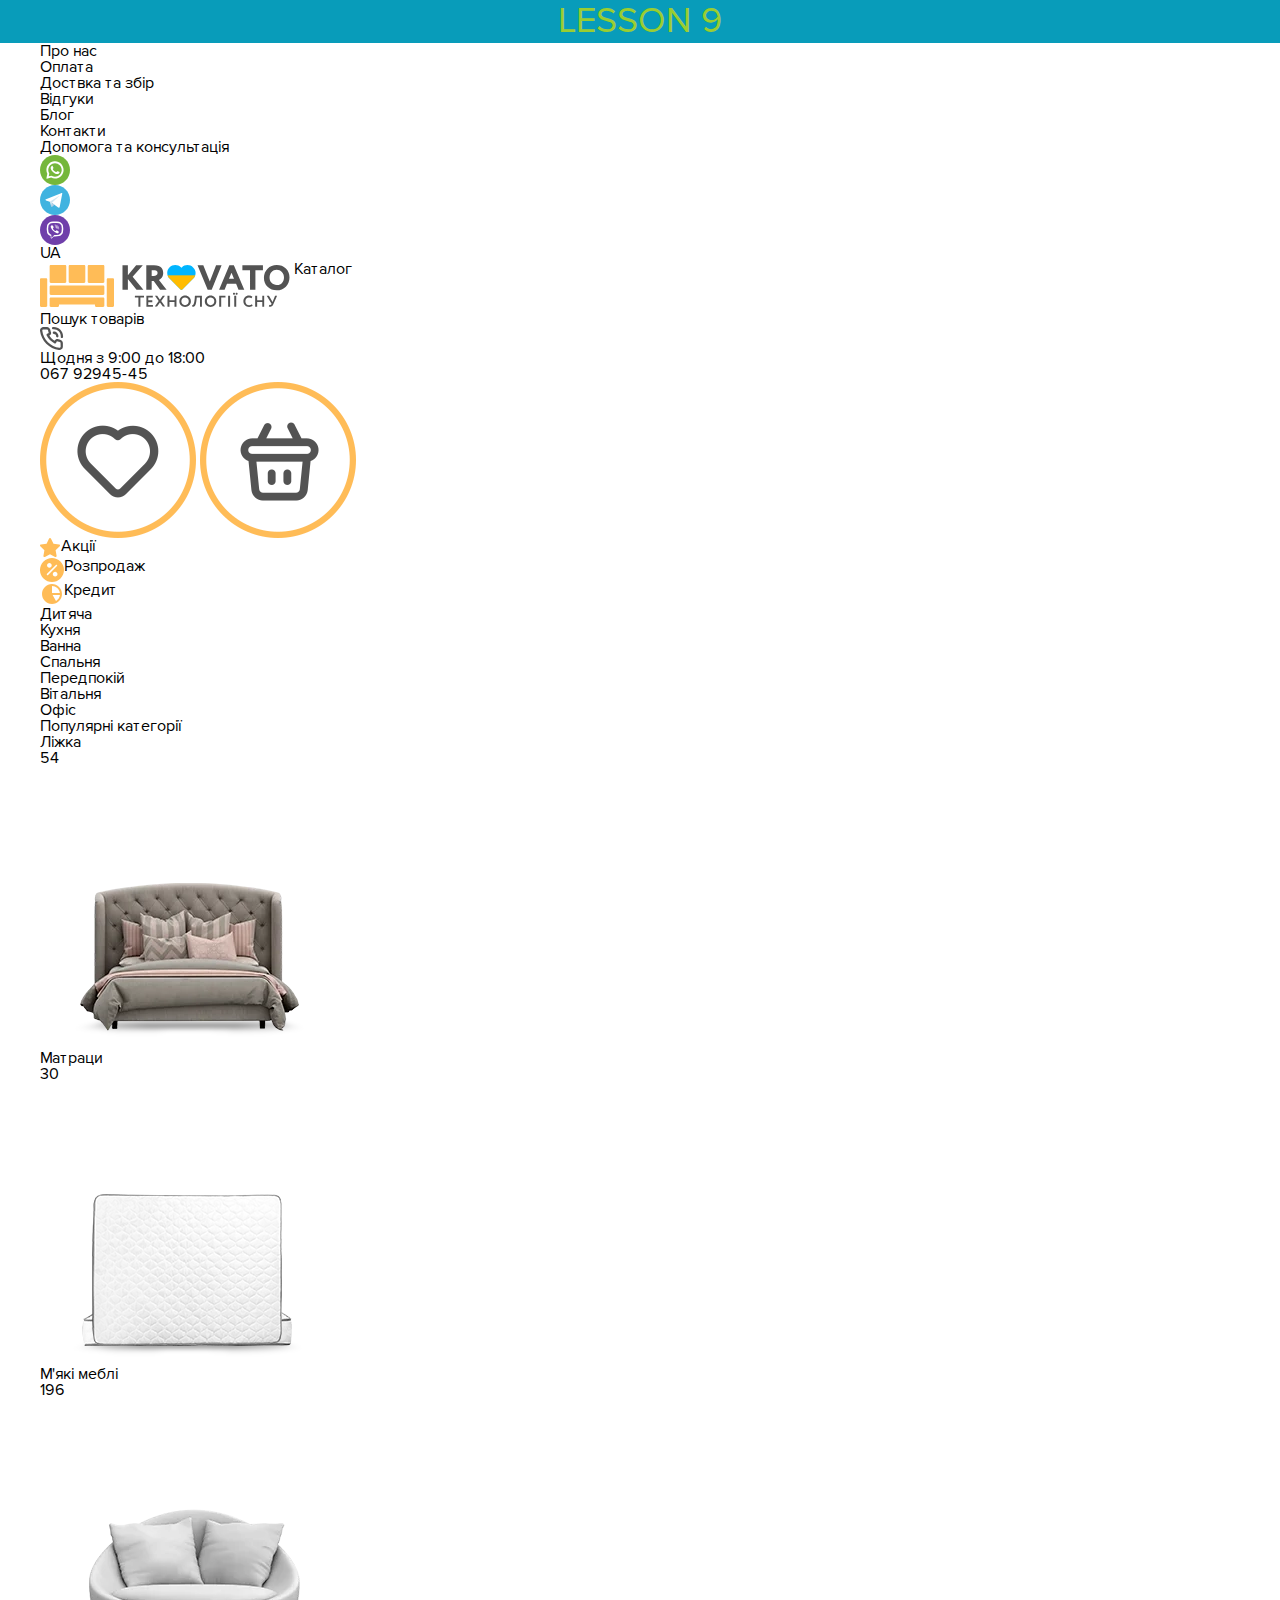
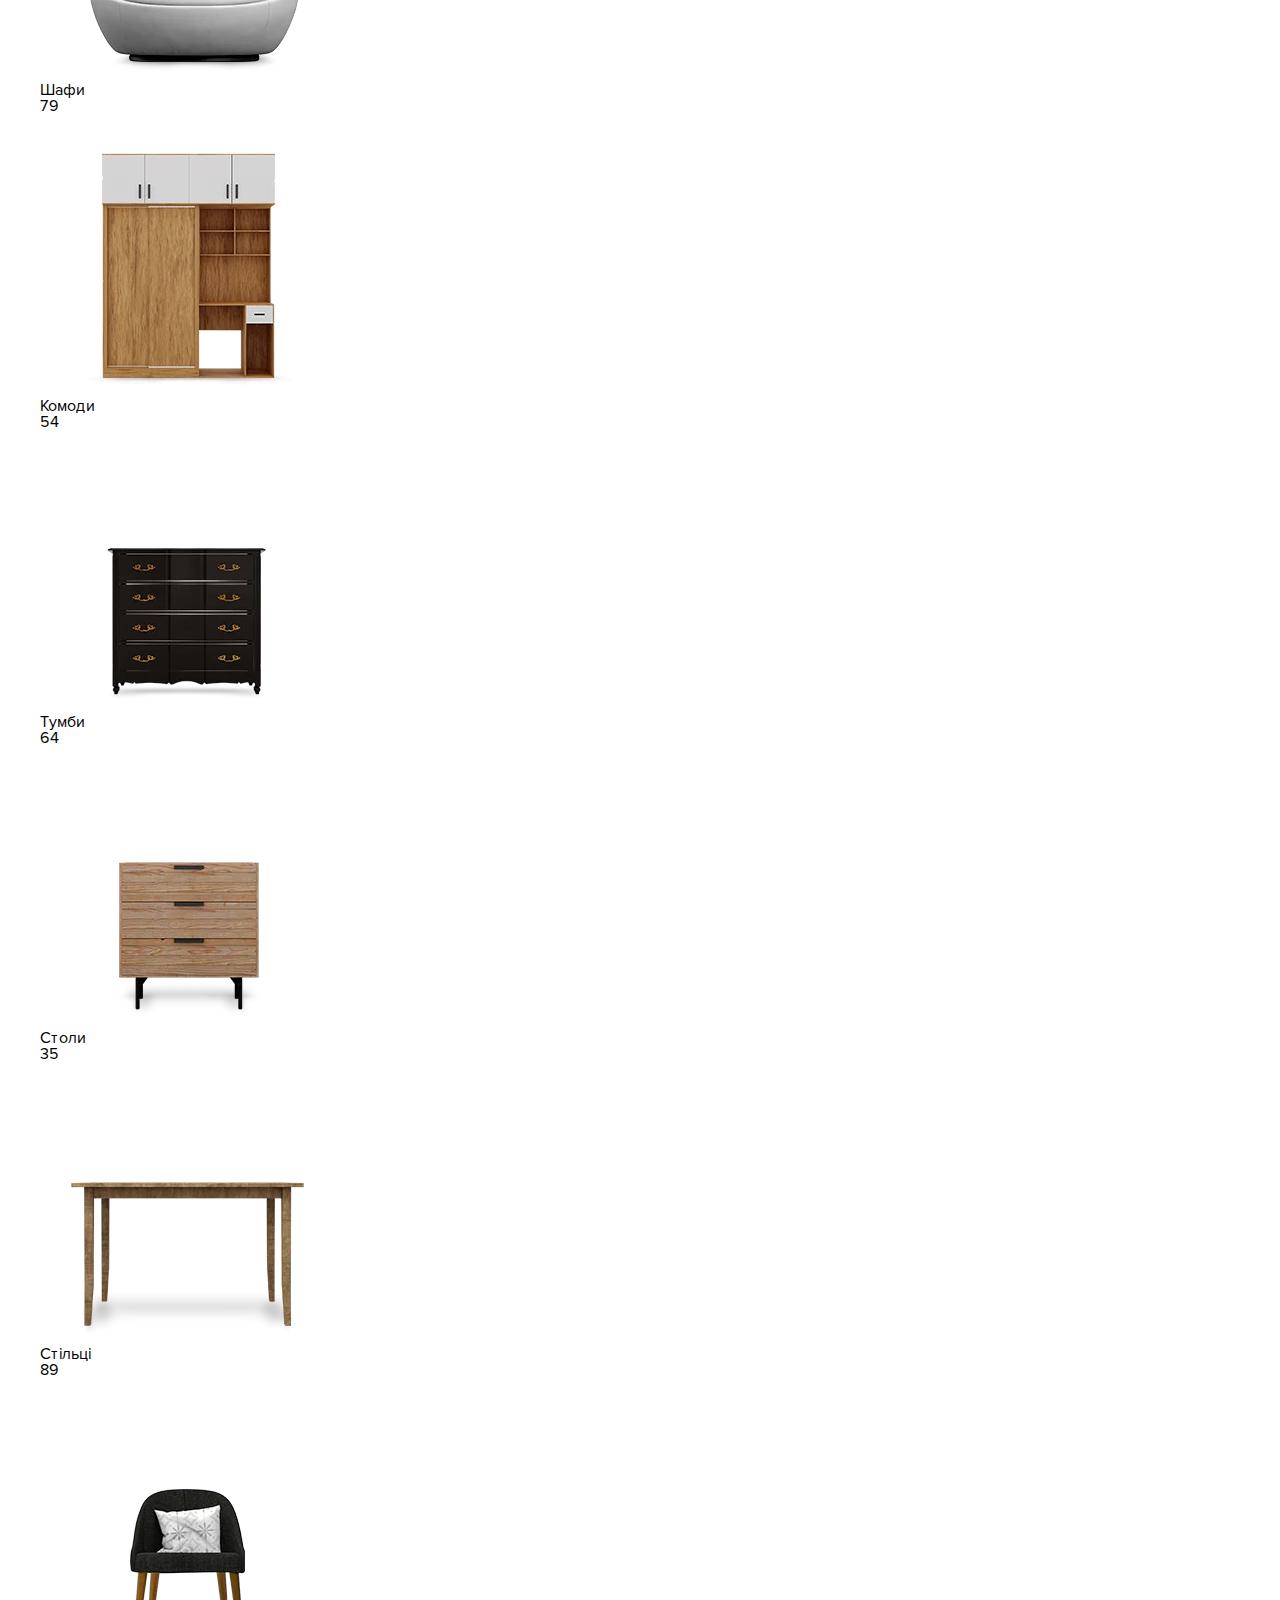
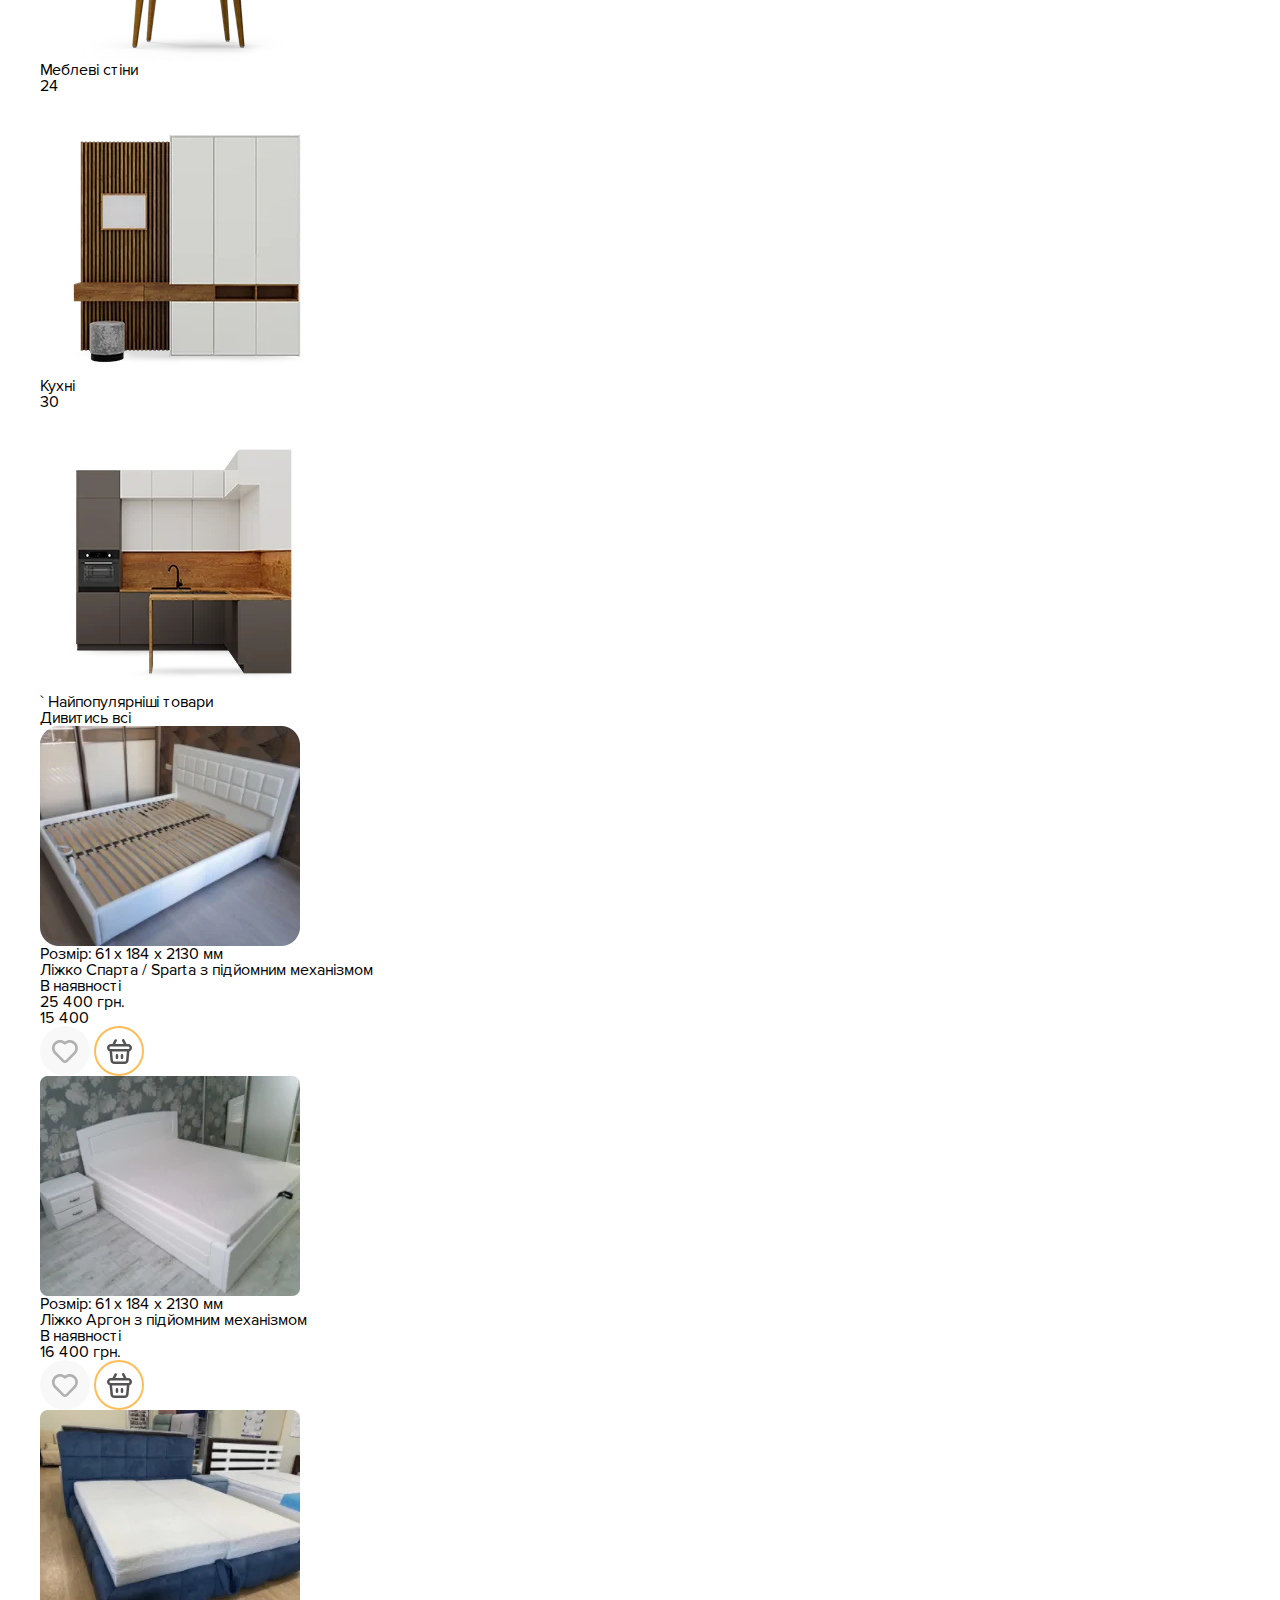
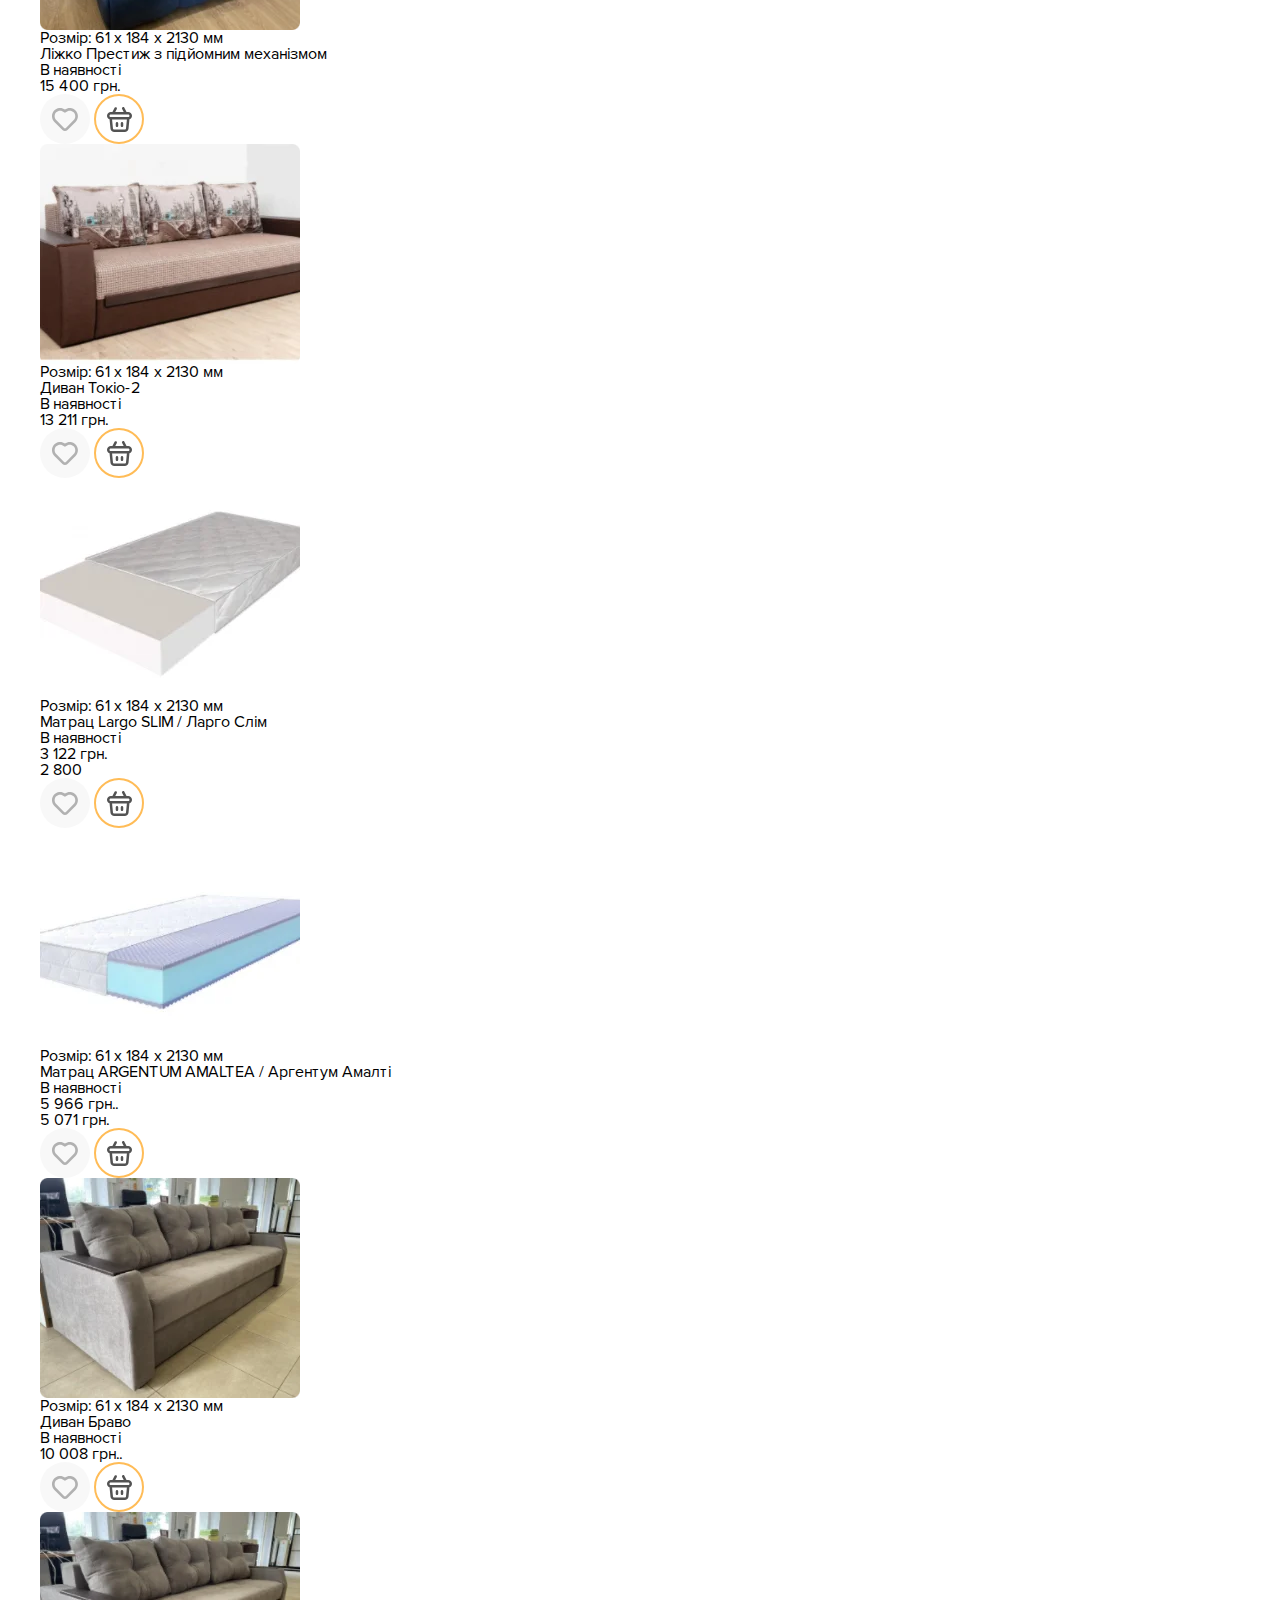
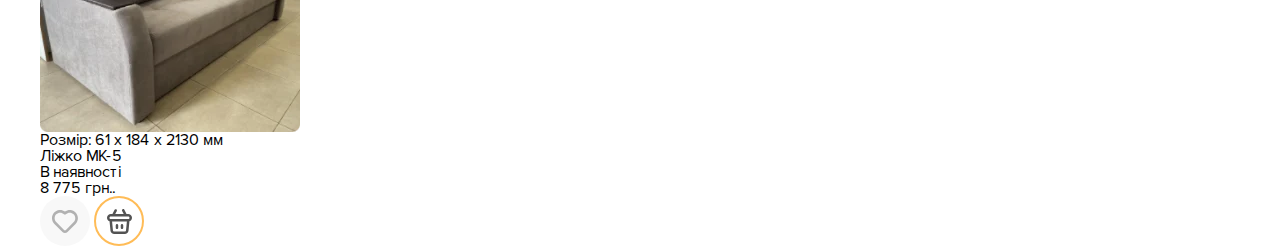
<file: lesson_9/index.html>
<!DOCTYPE html>
<!-- Ukraine - uk -->
<!-- Мова не визначена - zxx -->
<!-- Коди мов https://html-css.co.ua/html/lang-kodu-mov/ -->
<html lang="uk">
	<head>
		<!-- Кодування тексту -->
		<meta charset="UTF-8">
		<!-- Налаштування в'юпорту (адаптиву, масштабу тощо) -->
		<meta name="viewport" content="width=device-width, initial-scale=1.0">

		<!-- Підключення шрифтів -->
		<link rel="preconnect" href="https://fonts.googleapis.com">
		<link rel="preconnect" href="https://fonts.gstatic.com" crossorigin>
		<link href="https://fonts.googleapis.com/css2?family=Quicksand:wght@300..700&display=swap" rel="stylesheet">
		<link rel="preconnect" href="https://fonts.googleapis.com">
		<!-- Підключення другого шрифта Roboto -->
		<link rel="preconnect" href="https://fonts.gstatic.com" crossorigin>
		<link href="https://fonts.googleapis.com/css2?family=Roboto:ital,wght@0,100;0,300;0,400;0,500;0,700;0,900;1,100;1,300;1,400;1,500;1,700;1,900&display=swap" rel="stylesheet">
		<!--Варіант №3 !! Основний !! (підключення окремого файлу) -->
		<link rel="stylesheet" href="css/style.css">
		<!-- Заголовок сторінки в браузері -->

		<title>Lesson 9</title>
	</head>
	<body>
		<header class="header">
		<h1 class="lesson">Lesson 9</h1>
			<div class="header__container">
				<div class="header__menu menu-info">
					<div class="menu-info__item">
						<ul class="menu-list">
							<li class="menu-list__item">
								<a class="menu-list__link" href="#" >Про нас</a>
							</li>
							<li class="menu-list__item">
								<a class="menu-list__link" href="#">Оплата</a>
							</li>
							<li class="menu-list__item">
								<a class="menu-list__link" href="#">Доствка та збір</a>
							</li>
							<li class="menu-list__item">
								<a class="menu-list__link" href="#">Відгуки</a>
							</li>
							<li class="menu-list__item">
								<a class="menu-list__link" href="#">Блог</a>
							</li>
							<li class="menu-list__item">
								<a class="menu-list__link" href="#">Контакти</a>
							</li>
						</ul>
					</div>
					<div class="social-menu help">
						<span class="help-text">Допомога та консультація</span>
						<ul class="social-menu__list">
							<li class="social-menu__item">
								<a href="#" class="social-menu__link">
									<img class="icon" src="img/whatsapp.svg" alt="іконка востапп">
								</a>
							</li>
							<li class="social-menu__item">
								<a href="#" class="social-menu__link">
									<img class="icon" src="img/telegram.svg" alt="іконка телеграм">
								</a>
							</li>
							<li class="social-menu__item">
								<a href="#" class="social-menu__link">
									<img class="icon" src="img/viber.svg" alt="іконка вайбер">
								</a>
						</ul>
						<div class="select-language">
							<a href="#" class="select-language__link">
								<span>UA</span>
							</a>
						</div>
					</div>
				</div>
				<div class="header-middle">
					<a class="logo" href="#" >
						<img class="logo__img" src="img/logo-header.svg" alt="логотип сайту">
					</a>
					<a href="#" class="button">
					<span>Каталог</span>
					</a>
					</div>
					<div class="search">Пошук товарів</div>
					<div class="call">
						<a href="#" class="call__icon">
							<img class="phone" src="img/icon-tel.svg" alt="іконка телефону">
						</a>
						<div class="call__text">Щодня з 9:00 до 18:00</div>
						<div class="call__select">067 92945-45</div>
						</div>
					<div class="shop-icon">
						<a href="" class="shop-icon__link">
							<img class="obrane-icon" src="img/obrane.webp" alt="іконка обране">
						</a>
						<a href="" class="shop-icon__link">
							<img class="korzina-icon" src="img/korzina.webp" alt="іконка корзини">
						</a>
					</div>
				<div class="header-bottom">
						<ul class="header-bottom__nav-icon nav">
							<li class="nav__item nav__item--icon nav__item--promo">
								<a class="nav__link" href="#">
									<img src="img/star.svg" alt="Акції">Акції</a>	
							</li>
							<li class="nav__item nav__item--icon nav__item--promo">
								<a class="nav__link" href="#">
									<img src="img/sale.svg" alt="розпродаж">Розпродаж</a>	
							</li>
							<li class="nav__item nav__item--icon nav__item--promo">
								<a class="nav__link" href="#">
									<img src="img/credit.svg" alt="кредит">Кредит</a>	
							</li>
						</ul>
						<ul class="header-bottom__nav nav">
							<li class="nav__item">
								<a class="nav__link" href="#" >
									Дитяча
								</a>
						</li>
						<li class="nav__item">
							<a class="nav__link" href="#" >
									Кухня
								</a>
						</li>
						<li class="nav__item">
							<a class="nav__link" href="#" >
									Ванна
								</a>
						</li>
						<li class="nav__item">
							<a class="nav__link" href="#" >
									Спальня	
								</a>
						</li>
						<li class="nav__item">
							<a class="nav__link" href="#" >
									Передпокій
								</a>
						</li>
						<li class="nav__item">
							<a class="nav__link" href="#" >
									Вітальня	
							</a>
						</li>
						<li class="nav__item">
							<a class="nav__link" href="#" >
									Офіс
								</a>
						</li>
						</ul>
				</div>
				
			</div>
		</div>
		</header>
	<main class="main" >
		 <div class="container-main">
			<div class="categories">
			<h2 class="categories__title title">
				Популярні категорії
			</h2>
			<div class="categories__card category">
				<h3 class="category-name">
					Ліжка
				</h3>
				<span class="number">
					54
				</span>
				<a class="category__link" href="#">
					<img class="category__img" src="img/img.webp" alt="диван">
				</a>
			</div>
			<div class="categories__card category">
				<h3 class="category-name">
					Матраци
				</h3>
				<span class="number">
					30
				</span>
				<a class="category__link" href="#">
					<img class="category__img" src="img/img1.webp" alt="матрац">
				</a>
			</div>
			<div class="categories__card category">
				<h3 class="category-name">
					М'які меблі
				</h3>
				<span class="number">
					196
				</span>
				<a class="category__link" href="#">
					<img class="category__img" src="img/img2.webp" alt="пуфік">
				</a>
			</div>
			<div class="categories__card category">
				<h3 class="category-name">
					Шафи
				</h3>
				<span class="number">
					79
				</span>
				<a class="category__link" href="#">
					<img class="category__img" src="img/img3.webp" alt="шафа">
				</a>
			</div>
			<div class="categories__card category">
				<h3 class="category-name">
					Комоди
				</h3>
				<span class="number">
					54
				</span>
				<a class="category__link" href="#">
					<img class="category__img" src="img/img4.webp" alt="комод">
				</a>
			</div>
			<div class="categories__card category">
				<h3 class="category-name">
					Тумби
				</h3>
				<span class="number">
					64
				</span>
				<a class="category__link" href="#">
					<img class="category__img" src="img/img5.webp" alt="тумбочка">
				</a>
			</div>
			<div class="categories__card category">
				<h3 class="category-name">
					Столи
				</h3>
				<span class="number">
					35
				</span>
				<a class="category__link" href="#">
					<img class="category__img" src="img/img6.webp" alt="стіл">
				</a>
			</div>
			<div class="categories__card category">
				<h3 class="category-name">
					Стільці
				</h3>
				<span class="number">
					89
				</span>
				<a class="category__link" href="#">
					<img class="category__img" src="img/img7.webp" alt="стілець">
				</a>
			</div>
			<div class="categories__card category">
				<h3 class="category-name">
					Меблеві стіни
				</h3>
				<span class="number">
					24
				</span>
				<a class="category__link" href="#">
					<img class="category__img" src="img/img8.webp" alt="меблева стіна">
				</a>
			</div>
			<div class="categories__card category">
				<h3 class="category-name">
					Кухні
				</h3>
				<span class="number">
					30
				</span>
				<a class="category__link" href="#">
					<img class="category__img" src="img/img9.webp" alt="кухня">
				</a>
			</div>
		</div>

		<!-- ===============Найпопулярніші товари=======================-->


		<div class="popluar-produrts product">
			<h2 class="product__title title">
`				Найпопулярніші товари
			</h2>
			<a href="#" class="product__link">
				<span class="product__text">
					Дивитись всі
				</span>
			</a>
			<div class="product-popular">
				<div class="product-card card-product">
					<a class="card-product__link" href="#" >
						<img class="card-product__img" src="img/products/img10.webp" alt="Ліжко">
					</a>
					<div class="card-product__content">
						<p class="card-product__text">Розмір: 61 x 184 x 2130 мм</p>
						<h3 class="card-product__name">Ліжко Спарта / Sparta з підйомним механізмом</h3>
						<span class="card-product__stok">В наявності</span>
					</div>
					<div class="card-product__prices">
						<p class="card-product__price">25 400 грн.</p>
							 <!-- ціну знижено -->
						<p class="card-product__changed-price">15 400</p> 
					</div>
					<div class="card-product__choise choise">
						<a  class="choise__link" href="#">
							<img class="choise__img" src="img/like.svg" alt="сподобалося">
						</a>
						<a  class="choise__link" href="#">
							<img class="choise__img" src="img/korzina.svg" alt="в корзину">
						</a>
					</div>
			</div>
			<div class="product-card card-product">
				<a class="card-product__link" href="#" >
					<img class="card-product__img" src="img/products/img11.webp" alt="Ліжко">
				</a>
				<div class="card-product__content">
					<p class="card-product__text">Розмір: 61 x 184 x 2130 мм</p>
					<h3 class="card-product__name">Ліжко Аргон з підйомним механізмом</h3>
					<span class="card-product__stok">В наявності</span>
				</div>
				<div class="card-product__prices">
					<p class="card-product__price">16 400 грн.</p>
					 <!-- ціну знижено -->
					 <!-- <p class="card-product__changed-price">15 400</p>  -->
				</div>
				<div class="card-product__choise choise">
					<a  class="choise__link" href="#">
						<img class="choise__img" src="img/like.svg" alt="сподобалося">
					</a>
					<a  class="choise__link" href="#">
						<img class="choise__img" src="img/korzina.svg" alt="в корзину">
					</a>
				</div>
		</div>
		<div class="product-card card-product">
			<a class="card-product__link" href="#" >
				<img class="card-product__img" src="img/products/img12.webp" alt="Ліжко">
			</a>
			<div class="card-product__content">
				<p class="card-product__text">Розмір: 61 x 184 x 2130 мм</p>
				<h3 class="card-product__name">Ліжко Престиж з підйомним механізмом</h3>
				<span class="card-product__stok">В наявності</span>
			</div>
			<div class="card-product__prices">
				<p class="card-product__price">15 400 грн.</p>
				 <!-- ціну знижено -->
				 <!-- <p class="card-product__changed-price">15 400</p>  -->
			</div>
			<div class="card-product__choise choise">
				<a  class="choise__link" href="#">
					<img class="choise__img" src="img/like.svg" alt="сподобалося">
				</a>
				<a  class="choise__link" href="#">
					<img class="choise__img" src="img/korzina.svg" alt="в корзину">
				</a>
			</div>
		</div>
		<div class="product-card card-product">
			<a class="card-product__link" href="#" >
				<img class="card-product__img" src="img/products/img13.webp" alt="Ліжко">
			</a>
			<div class="card-product__content">
				<p class="card-product__text">Розмір: 61 x 184 x 2130 мм</p>
				<h3 class="card-product__name">Диван Токіо-2</h3>
				<span class="card-product__stok">В наявності</span>
			</div>
			<div class="card-product__prices">
				<p class="card-product__price">13 211 грн.</p>
				 <!-- ціну знижено -->
				 <!-- <p class="card-product__changed-price">13 211</p>  -->
			</div>
			<div class="card-product__choise choise">
				<a  class="choise__link" href="#">
					<img class="choise__img" src="img/like.svg" alt="сподобалося">
				</a>
				<a  class="choise__link" href="#">
					<img class="choise__img" src="img/korzina.svg" alt="в корзину">
				</a>
			</div>
	</div>
	<div class="product-card card-product">
		<a class="card-product__link" href="#" >
			<img class="card-product__img" src="img/products/img14.webp" alt="Ліжко">
		</a>
		<div class="card-product__content">
			<p class="card-product__text">Розмір: 61 x 184 x 2130 мм</p>
			<h3 class="card-product__name">Матрац Largo SLIM / Ларго Слім</h3>
			<span class="card-product__stok">В наявності</span>
		</div>
		<div class="card-product__prices">
			
			<p class="card-product__price">3 122 грн.</p>
			 <!-- ціну знижено -->
			 <p class="card-product__changed-price">2 800</p> 
		</div>
		<div class="card-product__choise choise">
			<a  class="choise__link" href="#">
				<img class="choise__img" src="img/like.svg" alt="сподобалося">
			</a>
			<a  class="choise__link" href="#">
				<img class="choise__img" src="img/korzina.svg" alt="в корзину">
			</a>
		</div>
</div>
<div class="product-card card-product">
	<a class="card-product__link" href="#" >
		<img class="card-product__img" src="img/products/img15.webp" alt="Ліжко">
	</a>
	<div class="card-product__content">
		<p class="card-product__text">Розмір: 61 x 184 x 2130 мм</p>
		<h3 class="card-product__name">Матрац ARGENTUM AMALTEA / Аргентум Амалті</h3>
		<span class="card-product__stok">В наявності</span>
	</div>
	<div class="card-product__prices">
		<p class="card-product__price">5 966 грн..</p>
		 <!-- ціну знижено -->
		 <p class="card-product__changed-price">5 071 грн.</p> 
	</div>
	<div class="card-product__choise choise">
		<a  class="choise__link" href="#">
			<img class="choise__img" src="img/like.svg" alt="сподобалося">
		</a>
		<a  class="choise__link" href="#">
			<img class="choise__img" src="img/korzina.svg" alt="в корзину">
		</a>
	</div>
</div>
<div class="product-card card-product">
	<a class="card-product__link" href="#" >
		<img class="card-product__img" src="img/products/img16.webp" alt="Ліжко">
	</a>
	<div class="card-product__content">
		<p class="card-product__text">Розмір: 61 x 184 x 2130 мм</p>
		<h3 class="card-product__name">Диван Браво</h3>
		<span class="card-product__stok">В наявності</span>
	</div>
	<div class="card-product__prices">
		<p class="card-product__price">10 008 грн..</p>
		 <!-- ціну знижено -->
		 <!-- <p class="card-product__changed-price">5 071 грн.</p>  -->
	</div>
	<div class="card-product__choise choise">
		<a  class="choise__link" href="#">
			<img class="choise__img" src="img/like.svg" alt="сподобалося">
		</a>
		<a  class="choise__link" href="#">
			<img class="choise__img" src="img/korzina.svg" alt="в корзину">
		</a>
	</div>
</div>
<div class="product-card card-product">
	<a class="card-product__link" href="#" >
		<img class="card-product__img" src="img/products/img16.webp" alt="Ліжко">
	</a>
	<div class="card-product__content">
		<p class="card-product__text">Розмір: 61 x 184 x 2130 мм</p>
		<h3 class="card-product__name">Ліжко МК-5</h3>
		<span class="card-product__stok">В наявності</span>
	</div>
	<div class="card-product__prices">
		<p class="card-product__price">8 775 грн..</p>
		 <!-- ціну знижено -->
		 <!-- <p class="card-product__changed-price">5 071 грн.</p>  -->
	</div>
	<div class="card-product__choise choise">
		<a  class="choise__link" href="#">
			<img class="choise__img" src="img/like.svg" alt="сподобалося">
		</a>
		<a  class="choise__link" href="#">
			<img class="choise__img" src="img/korzina.svg" alt="в корзину">
		</a>
	</div>
</div>
		</div>
		</div>
	</div>
	</main>

	<footer>
	
	</footer>
	
	</body>
</html>
</file>
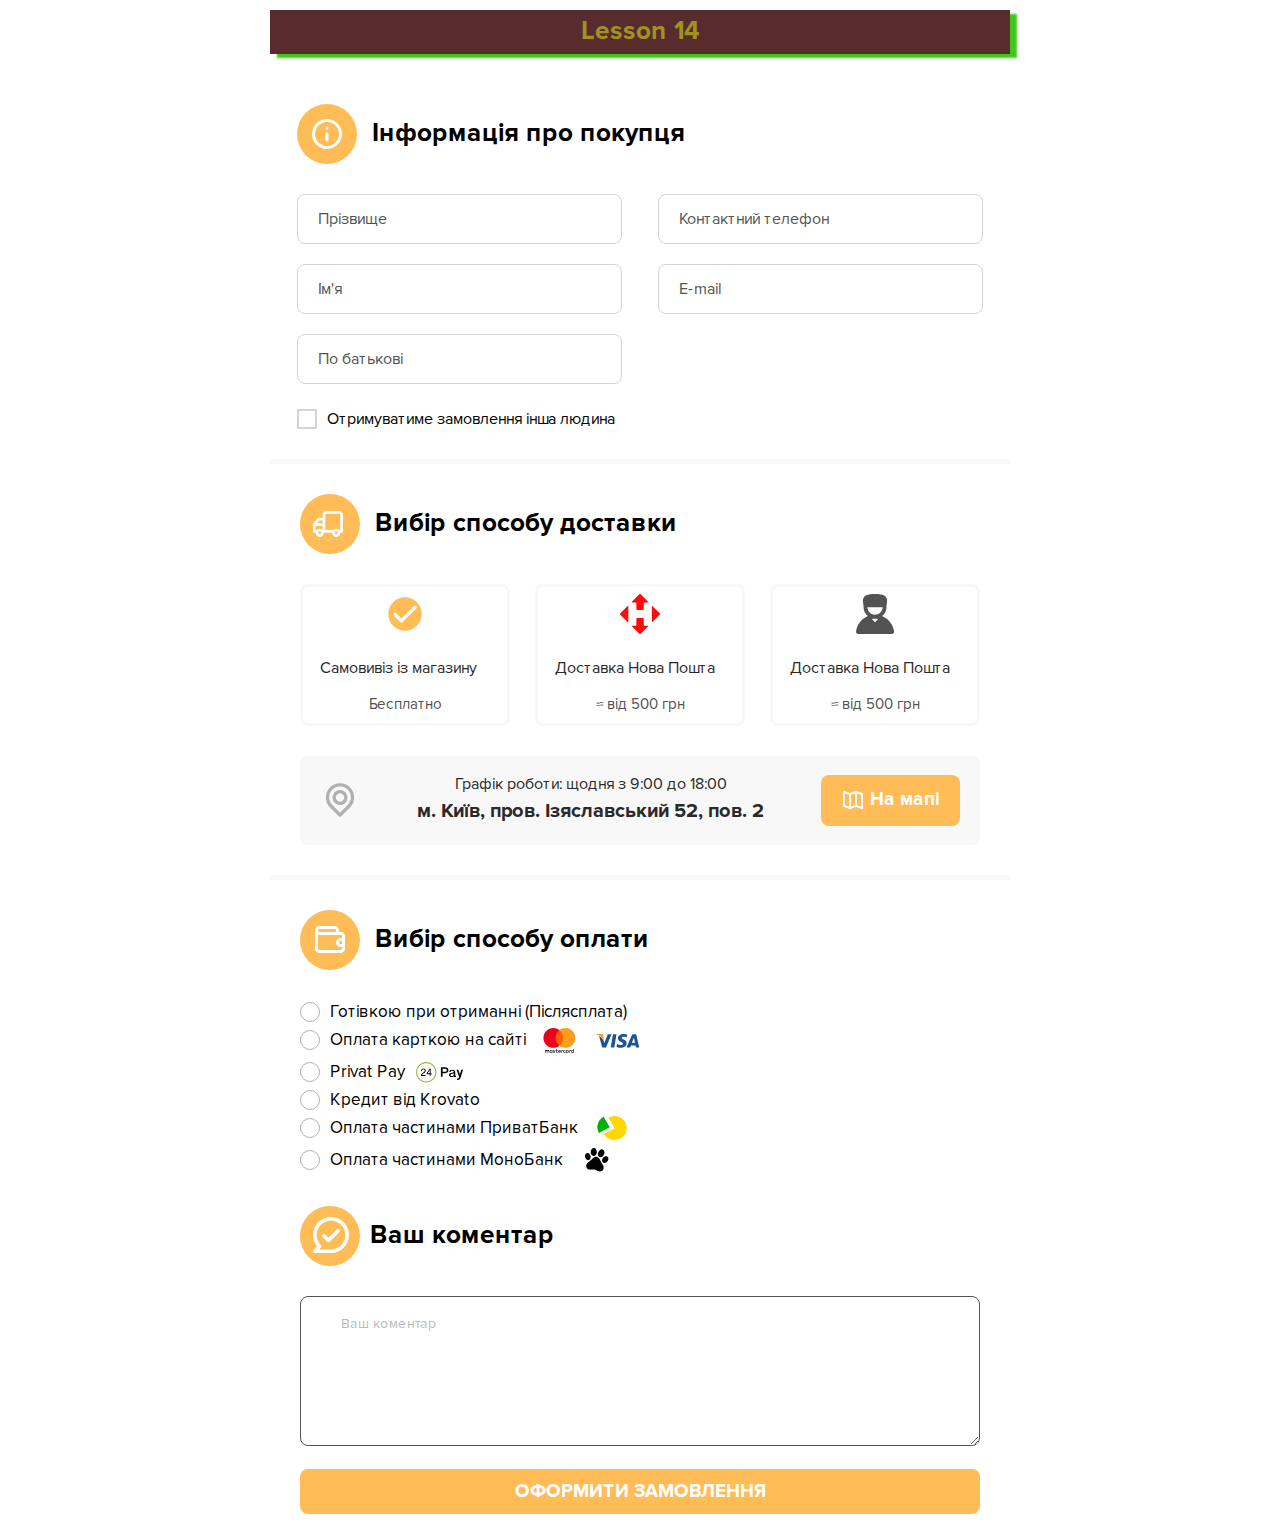
<file: lesson__14/index.html>
<!DOCTYPE html>
<!-- Ukraine - uk -->
<!-- Мова не визначена - zxx -->
<!-- Коди мов https://html-css.co.ua/html/lang-kodu-mov/ -->
	<html lang="uk">
	<head>
		<!-- Кодування тексту -->
		<meta charset="UTF-8">
		<!-- Налаштування в'юпорту (адаптиву, масштабу тощо) -->
		<meta name="viewport" content="width=device-width, initial-scale=1.0">

		<!-- Підключення шрифтів -->
		<link rel="preconnect" href="https://fonts.googleapis.com">
		<link rel="preconnect" href="https://fonts.gstatic.com" crossorigin>
		<link href="https://fonts.googleapis.com/css2?family=Quicksand:wght@300..700&display=swap" rel="stylesheet">
		<link rel="preconnect" href="https://fonts.googleapis.com">
		<!-- Підключення другого шрифта Roboto -->
		<link rel="preconnect" href="https://fonts.gstatic.com" crossorigin>
		<link href="https://fonts.googleapis.com/css2?family=Roboto:ital,wght@0,100;0,300;0,400;0,500;0,700;0,900;1,100;1,300;1,400;1,500;1,700;1,900&display=swap" rel="stylesheet">
		<!--Варіант №3 !! Основний !! (підключення окремого файлу) -->
		<link rel="stylesheet" href="css/style.css">
		<!-- Заголовок сторінки в браузері -->

		<title>Lesson 14</title>
	</head>
	<body>
		<div class="wraper">
			<header class="header">
				<div class="header__container">
					<h1 class="title" >
						Lesson 14
					</h1>
				</div>
			</header>
			<main class="main">
				<div class="main__container">
					<form  action="#" method="get">
					<div class="main__order order">
						<div class="order_info">
							<h2 class="order__title title">
							<img class="order-img icon" src="img/icon-info.svg" alt="іконка про покупця">
							Інформація про покупця
							</h2>
							<div class="form__wrapper form">
								<div class="form__name">
									<input class="form-input" type="text" placeholder="Прізвище" required tabindex="1">
									<input class="form-input" type="text" placeholder="Ім'я" required tabindex="2">
									<input class="form-input" type="text" placeholder="По батькові" required tabindex="3">
								</div>
									<div class="form__communication">
										<input class="form-input" type="tel" placeholder="Контактний телефон" required tabindex="4">
										<input class="form-input" type="email" placeholder="E-mail" required tabindex="5">
									</div>	
									<label class="checkbox__label" >
										<input class="checkbox__input" type="checkbox">
										<span class="checkbox__label-text">Отримуватиме замовлення інша людина</span>
									</label>
								</div>
						</div>
					</div>
					<div class="line"></div>
					<div class="choice__delivery delivery">
					
						<div class="delivery__info">
							<h2 class="delivery__title title">
								<img class="delivery-img icon" src="img/icon-dostavka.svg" alt="іконка доставки">
								Вибір способу доставки
							</h2>	
						
							<div class="delivery__buttons ">
								<label class="delivery__button" for="car">
									<input type="radio" id="car" name="delivery-car" class="delivery-button__control">
									<span class="delivery-button__label">
										<span class="delivery__button-img delivery__button-img--magazin" >
											<img src="img/сhecked.svg" alt="image">
										</span>
										<span class="delivery__text">Самовивіз із магазину</span>
										<span class="delivery__price">Бесплатно</span>
									</span>
								</label>
								<label class="delivery__button" for="nova-poshta">
									<input type="radio" id="nova-poshta" name="delivery-car" class="delivery-button__control">
									<span class="delivery-button__label">
										<span class="delivery__button-img delivery__button-img--nova-poshta">
											<img src="img/np.svg" alt="image">
										</span>
										<span class="delivery__text">Доставка Нова Пошта</span>
										<span class="delivery__price">≈ від 500 грн</span>
						
									</span>
								</label>
								<label class="delivery__button" for="courier">
									<input type="radio" id="courier" name="delivery-car" class="delivery-button__control">
									<span class="delivery-button__label">
										<span class="delivery__button-img delivery__button-img--courier" >
											<img src="img/shop.svg" alt="image">
										</span>
										<span class="delivery__text">Доставка Нова Пошта</span>
										<span class="delivery__price">≈ від 500 грн</span>
						
									</span>
								</label>
							
							</div>
								


							<div class="delivery__location location ">
								<div class="location__inner">
									<img class="location__inner-img" src="img/location.svg" alt="значок локації" >
									<div class="location__inner-text text">
										<p class="text__day">Графік роботи: щодня з 9:00 до 18:00</p>
										<p class="text__location">м. Київ, пров. Ізяславський 52, пов. 2</p>
									</div>
									<div class="location__inner-btn button">
										
										<a href="#" class="button__location">
											<img  class="button__location-img" src="img/map.svg" alt="лого мапи">
											На мапі
										</a>
									</div>
									</div>
							</div>
						</div>
					</div>
					<div class="line"></div>

					<div class="form__payment payment "></div>
						<div class="payment__info">
							<div class="payment__title">
								<img class="payment__title-img" src="img/icon-oplata.svg" alt="">
							<h2 class="title">
								Вибір способу оплати</h2>
							</div>
							<div class="payment__options options-payment">
								<label class="options-payment__label"  for="cash-on-delivery">
									<input class="options-payment__input" type="radio" name="pay" id="cash-on-delivery" >
									<span class="options-payment__text" >Готівкою при отриманні (Післясплата)</span>
								</label>

								<label class="options-payment__label"  for="card">
									<input class="options-payment__input" type="radio" name="pay" id="card" >
									<span class="options-payment__text" >Оплата карткою на сайті
										<img src="img/master-card-logo.svg" alt="image">
										<img src="img/visa-card-logo.svg" alt="image">
									</span>
								</label>

								<label class="options-payment__label"  for="privat">
									<input class="options-payment__input" type="radio" name="pay" id="privat" >
									<span class="options-payment__text" >Privat Pay
									<img src="img/privat.svg" alt="image">
									</span>
								</label>
								<label class="options-payment__label"  for="kredit-crovato">
									<input class="options-payment__input" type="radio" name="pay" id="kredit-crovato" >
									<span class="options-payment__text" >Кредит від Krovato
									</span>
								</label>
								<label class="options-payment__label"  for="kredit-private">
									<input class="options-payment__input" type="radio" name="pay" id="kredit-private" >
									<span class="options-payment__text" >
										Оплата частинами ПриватБанк
										<img src="img/privaty-credit-logo.svg" alt="image">
									</span>
								</label>
								<label class="options-payment__label"  for="monobank">
									<input class="options-payment__input" type="radio" name="pay" id="monobank" >
									<span class="options-payment__text" >Оплата частинами МоноБанк
										<img src="img/mono-bank-logo.svg" alt="image">
									</span>
								</label>

							</div>
						</div>
							<div class="coments">
								<div class="coments__title ">
									<img src="img/comments.svg" alt="image">
									<h2 class="title">Ваш коментар</h2>
								</div> 
								<div class="coments__content coments">
									<textarea class="coments__textarea" placeholder="Ваш коментар"></textarea>
									<button class="coments__btn" type="submit">Оформити замовлення</button>
								</div>
							</div>
						</form>
				</div>
				
			</main>
			
	</div>
	</body>
</html>
</file>
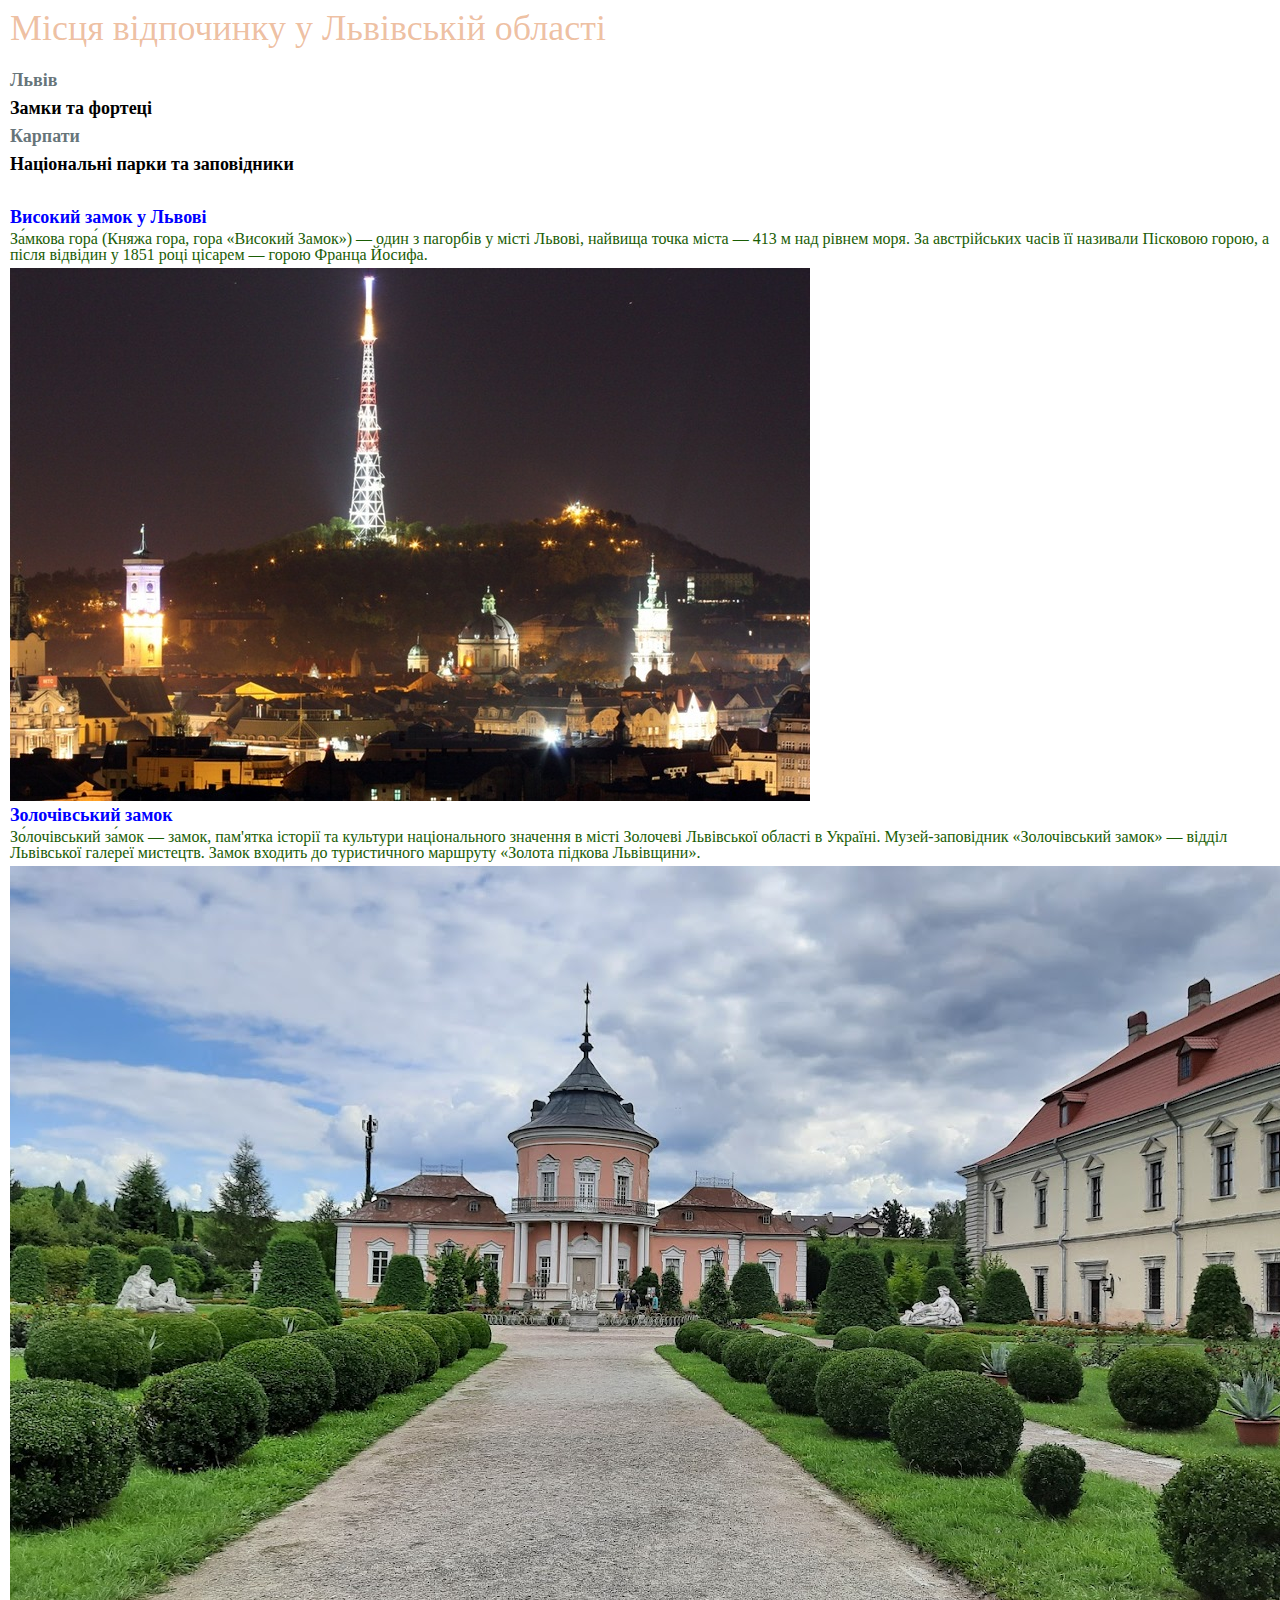
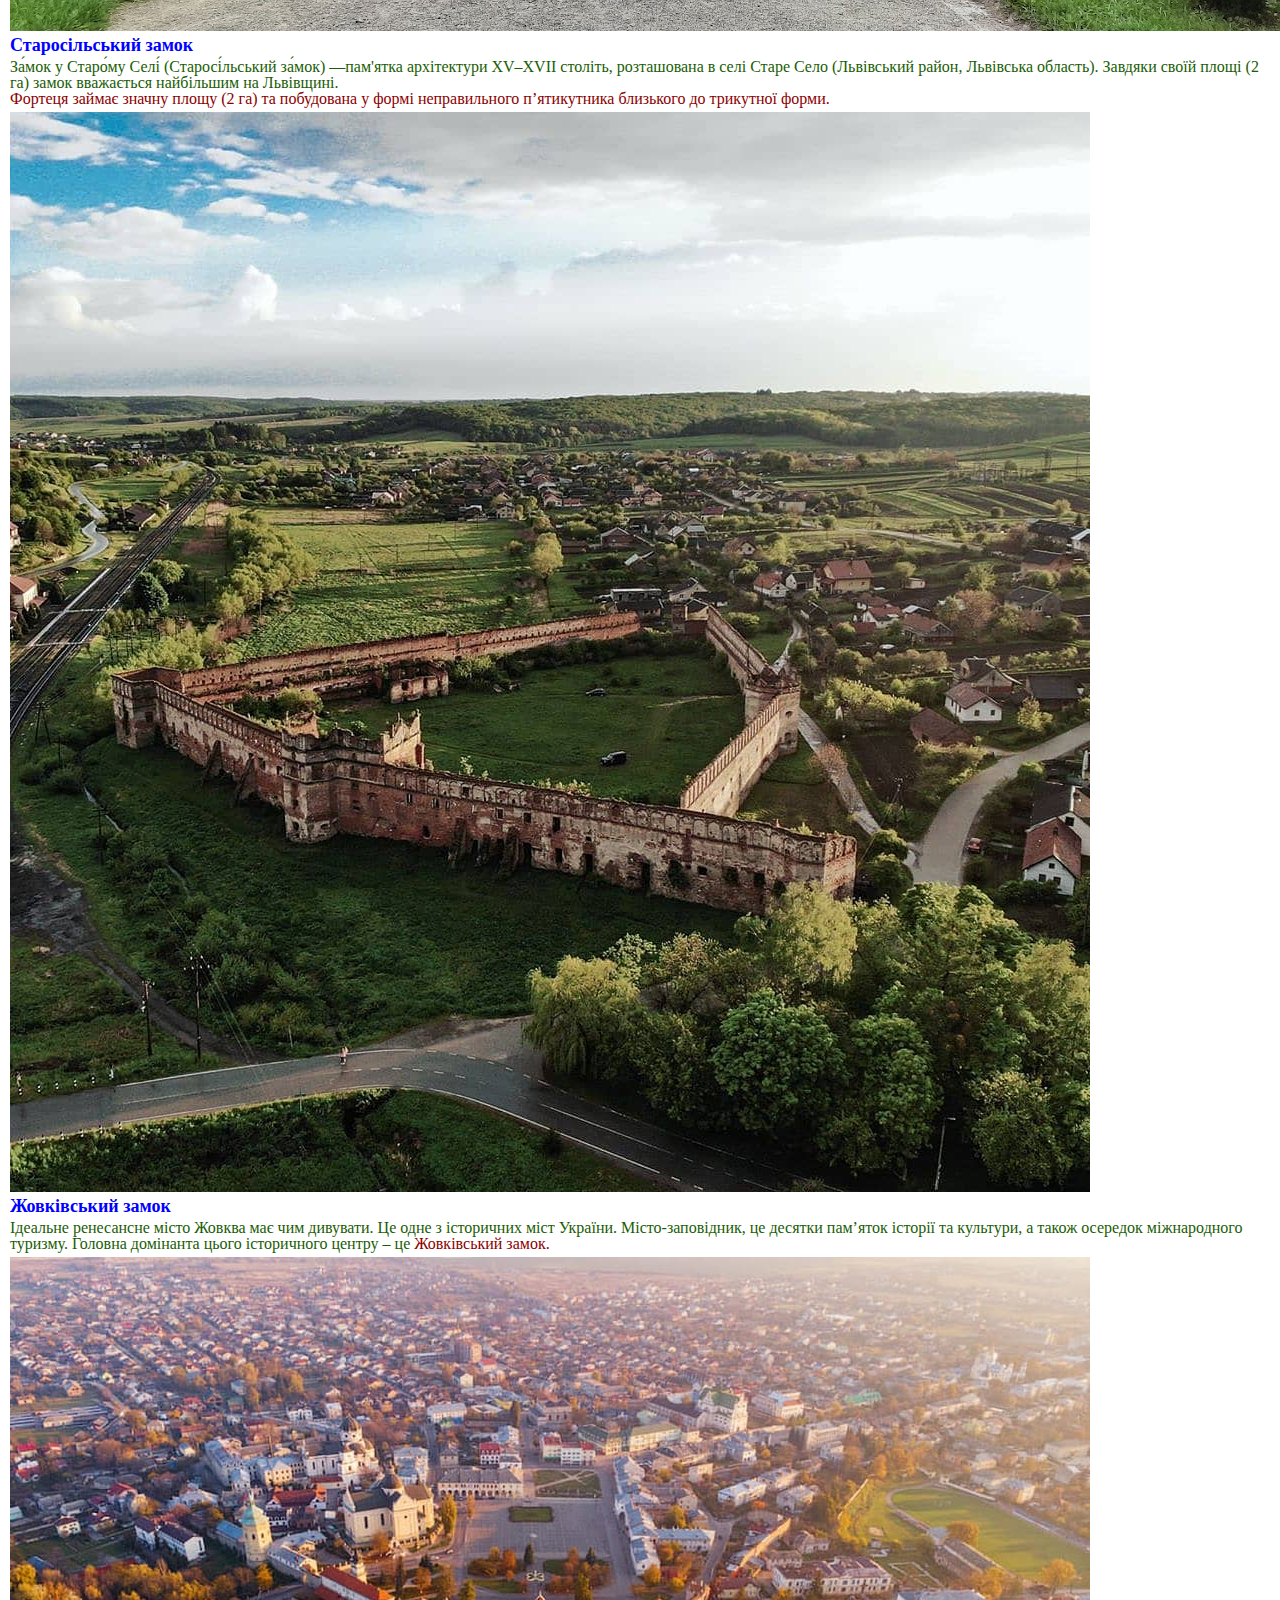
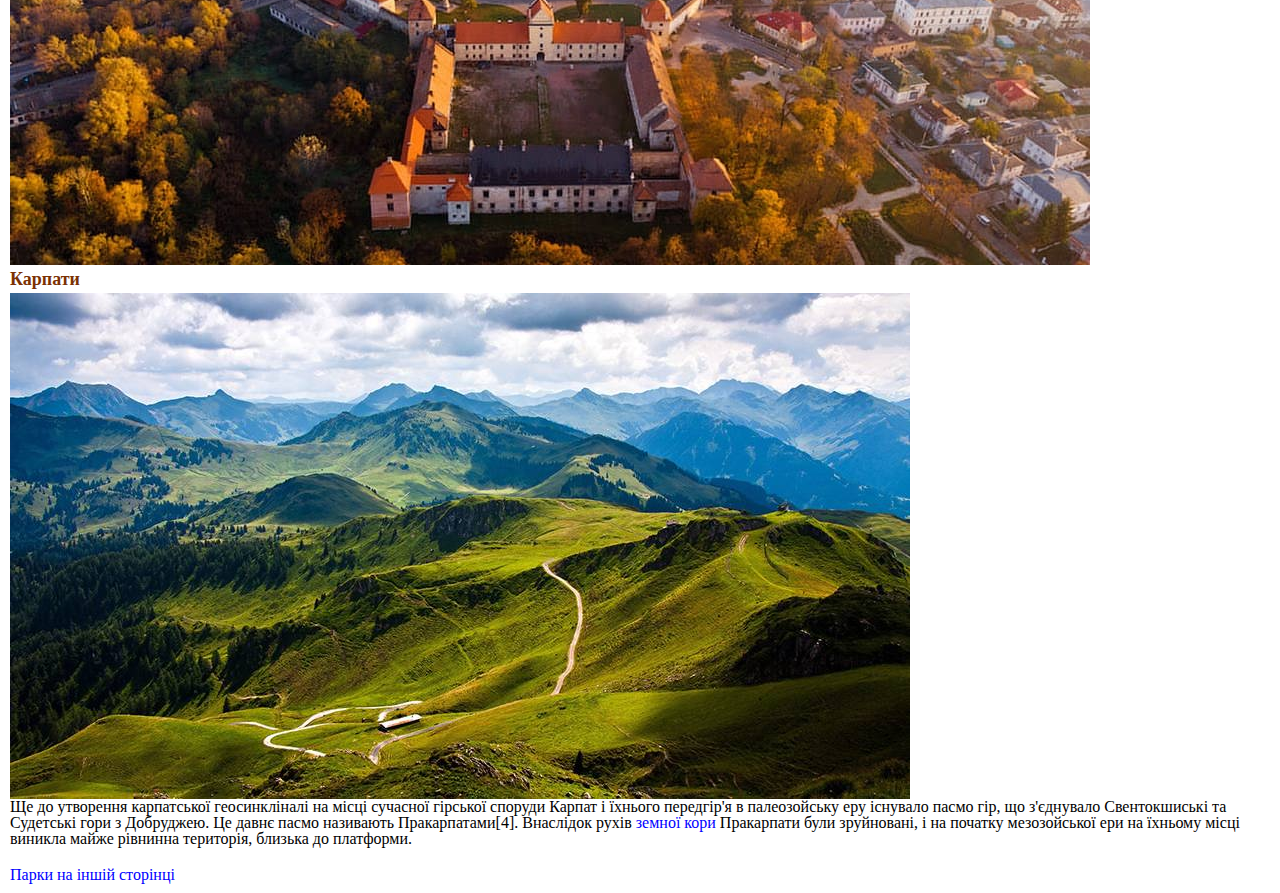
<file: lesson__3/index.html>
<!DOCTYPE html>
<html lang="uk">
<head>
	<meta charset="UTF-8">
	<meta name="viewport" content="width=device-width, initial-scale=1.0">
	<title>Lesson_3</title>
	<link rel="stylesheet" href="css/style.css">
</head>
<body>
	<header>
		<div class="container">
			<h1 class="title">
				Місця відпочинку у Львівській області
			</h1>
			<ul class="list">
				<li class="list-item">
					<a class="link" target="_blank" href="https://aws-travel-guide.s3.eu-west-1.amazonaws.com/default_image_size/603fc39c503d9_03%20%D0%9B%D1%8C%D0%B2%D1%96%D0%B2.jpg">Львів</a>
				</li>
				<li class="list-item">
					<p>Замки та фортеці</p>
				</li>
				<li class="list-item">
					<p> <a class="link" href="#karpaty">Карпати </a></p>
				</li>
				<li class="list-item">
					<p>Національні парки та заповідники <p></p>
				</li>
			</ul>
		</div>
	</header>

		<main>
			<div class="container">
				<div class="castle">
					<ul>
						<li>
							<h2 class="sub-title">
								<a target="_blank" href="https://fest-tour.com.ua/zamkova-gora-ta-park-vysokyj-zamok/">Високий замок у Львові</a>
								</h2>
							<p class="text"> 
								За́мкова гора́ (Княжа гора, гора «Високий Замок») — один з пагорбів у місті Львові, найвища точка міста — 413 м над рівнем моря. За австрійських часів її називали Пісковою горою, а після відвідин у 1851 році цісарем — горою Франца Йосифа.
								</p>
								<img src="img/castle-lviv.jpg" alt="Високий замок">
						</li>
						<li>
							<h2 class="sub-title">
								<a target="_blank" href="https://karpatium.com.ua/pamyatky-arkhitektury/zolochivskyi-zamok">Золочівський замок</a>
							</h2>
							<p class="text"> 
								Зо́лочівський за́мок — замок, пам'ятка історії та культури національного значення в місті Золочеві Львівської області в Україні. Музей-заповідник «Золочівський замок» — відділ Львівської галереї мистецтв. Замок входить до туристичного маршруту «Золота підкова Львівщини».
								</p>
								<img src="img/castle-zolochiv.jpg" alt="Золочівський замок">
						</li>
						<li>
							<h2 class="sub-title" >
								<a target="_blank" href="https://thecity.com.ua/starosilskyy-zamok-stare-selo.html"> Старосільський замок</a> 
							</h2>
							<p class="text"> 
								За́мок у Старо́му Селі́ (Старосі́льський за́мок) —пам'ятка архітектури XV–XVII століть, розташована в селі Старе Село (Львівський район, Львівська область). Завдяки своїй площі (2 га) замок вважається найбільшим на Львівщині.  <br>
								<span>Фортеця займає значну площу (2 га) та побудована у формі неправильного п’ятикутника близького до трикутної форми.
								</span>
								</p>
								<img src="img/castle-stareselo.jpg" alt="Старосільський замок">
							
						</li>
						<li>
							<h2 class="sub-title">
								<a target="_blank" href="https://karpatium.com.ua/pamyatky-arkhitektury/zhovkivskyi-zamok">Жовківський замок</a>
							</h2>
							<p class="text"> 
								Iдеальне ренесансне місто Жовква має чим дивувати. Це одне з історичних міст України. Місто-заповідник, це десятки пам’яток історії та культури, а також осередок міжнародного туризму. Головна домінанта цього історичного центру – це <span> Жовківський замок.</span>
								</p>
								<img src="img/castle-zhovkva.jpeg" alt="Жовківський замок">
						</li>
					</ul>
			</div>	
			<div class="mountains">
				 <h3 class="sub-title" id="karpaty">Карпати</h3>
				 <img src="img/karpaty.jpg" alt="Карпати">
				<p>
					Ще до утворення карпатської геосинкліналі на місці сучасної гірської споруди Карпат і їхнього передгір'я в палеозойську еру існувало пасмо гір, що з'єднувало Свентокшиські та Судетські гори з Добруджею. Це давнє пасмо називають Пракарпатами[4]. Внаслідок рухів <a href="https://uk.wikipedia.org/wiki/%D0%97%D0%B5%D0%BC%D0%BD%D0%B0_%D0%BA%D0%BE%D1%80%D0%B0">земної кори</a> Пракарпати були зруйновані, і на початку мезозойської ери на їхньому місці виникла майже рівнинна територія, близька до платформи.
				</p>
			</div>
			</div>
		</main>
		<footer>
			<div class="container">
				<a target="_blank" href="park.html">Парки на іншій сторінці</a>
			</div>
		</footer>
</body>
</html>
</file>
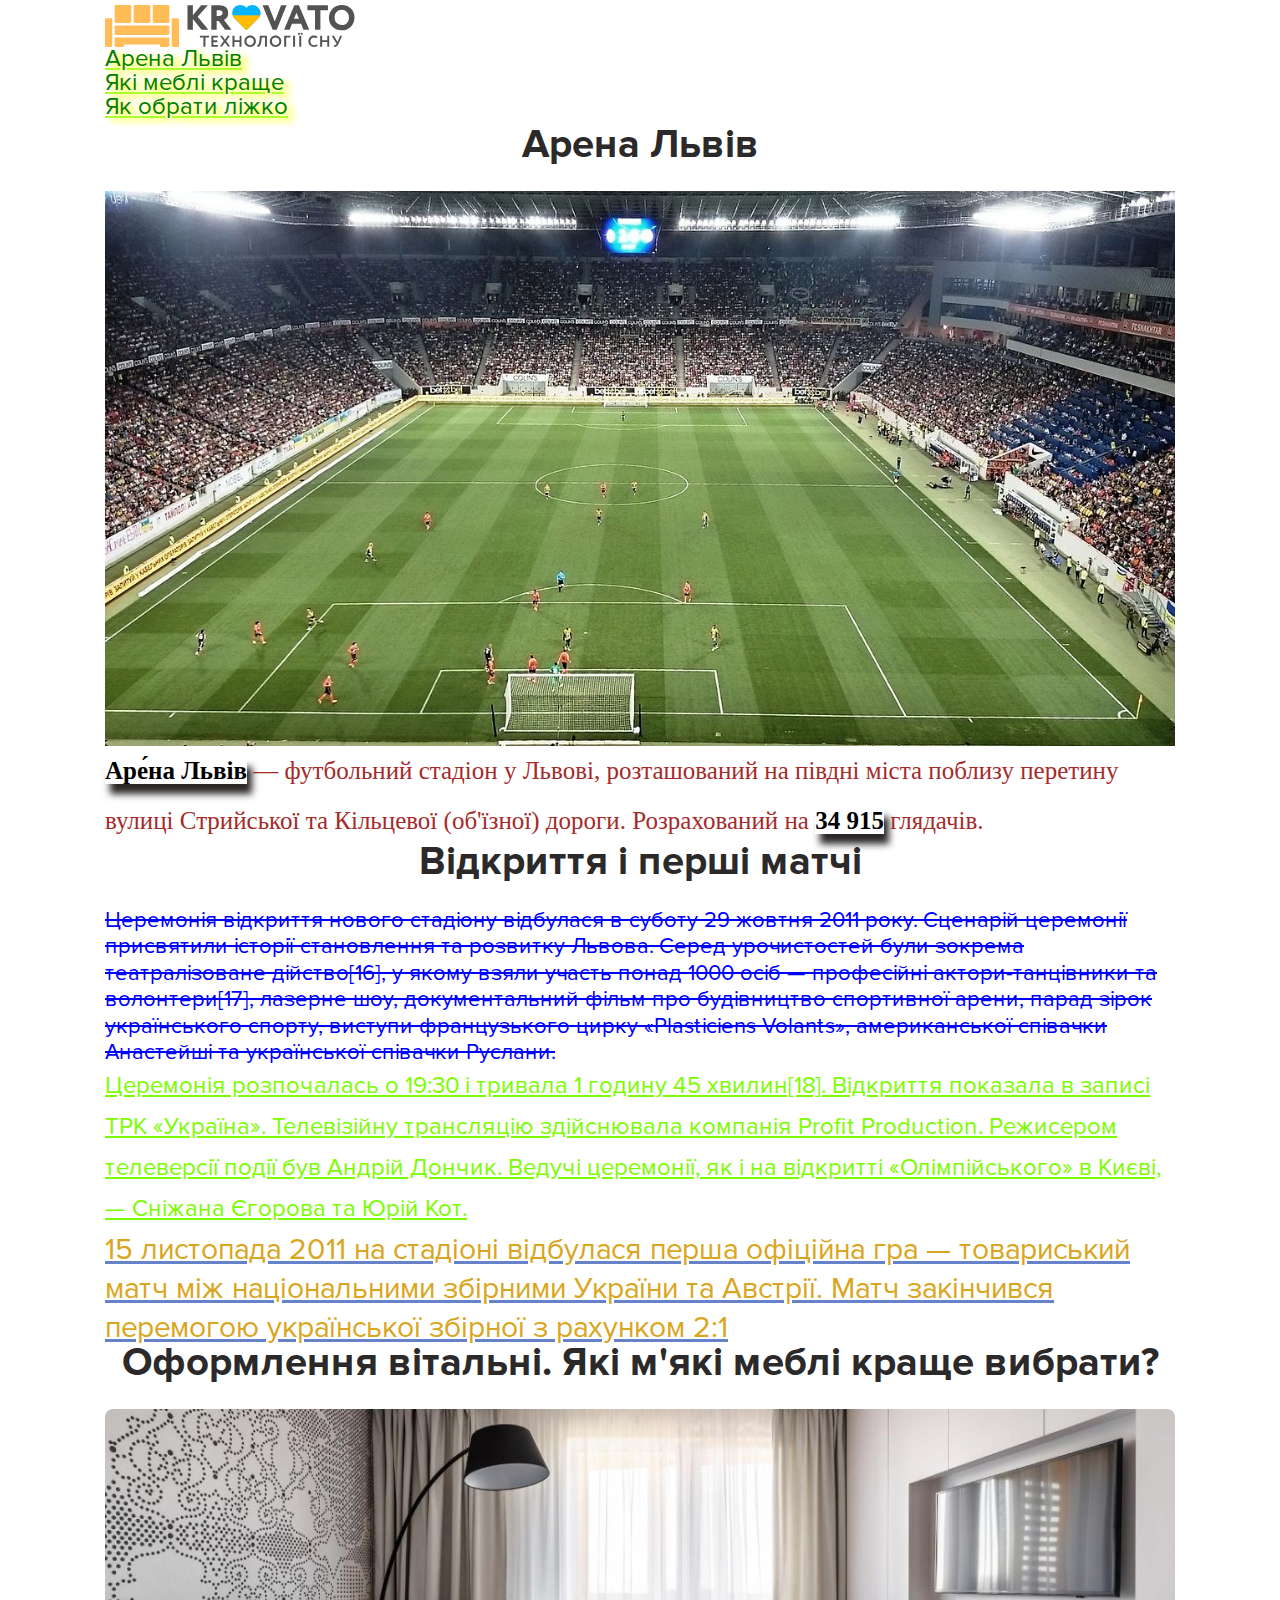
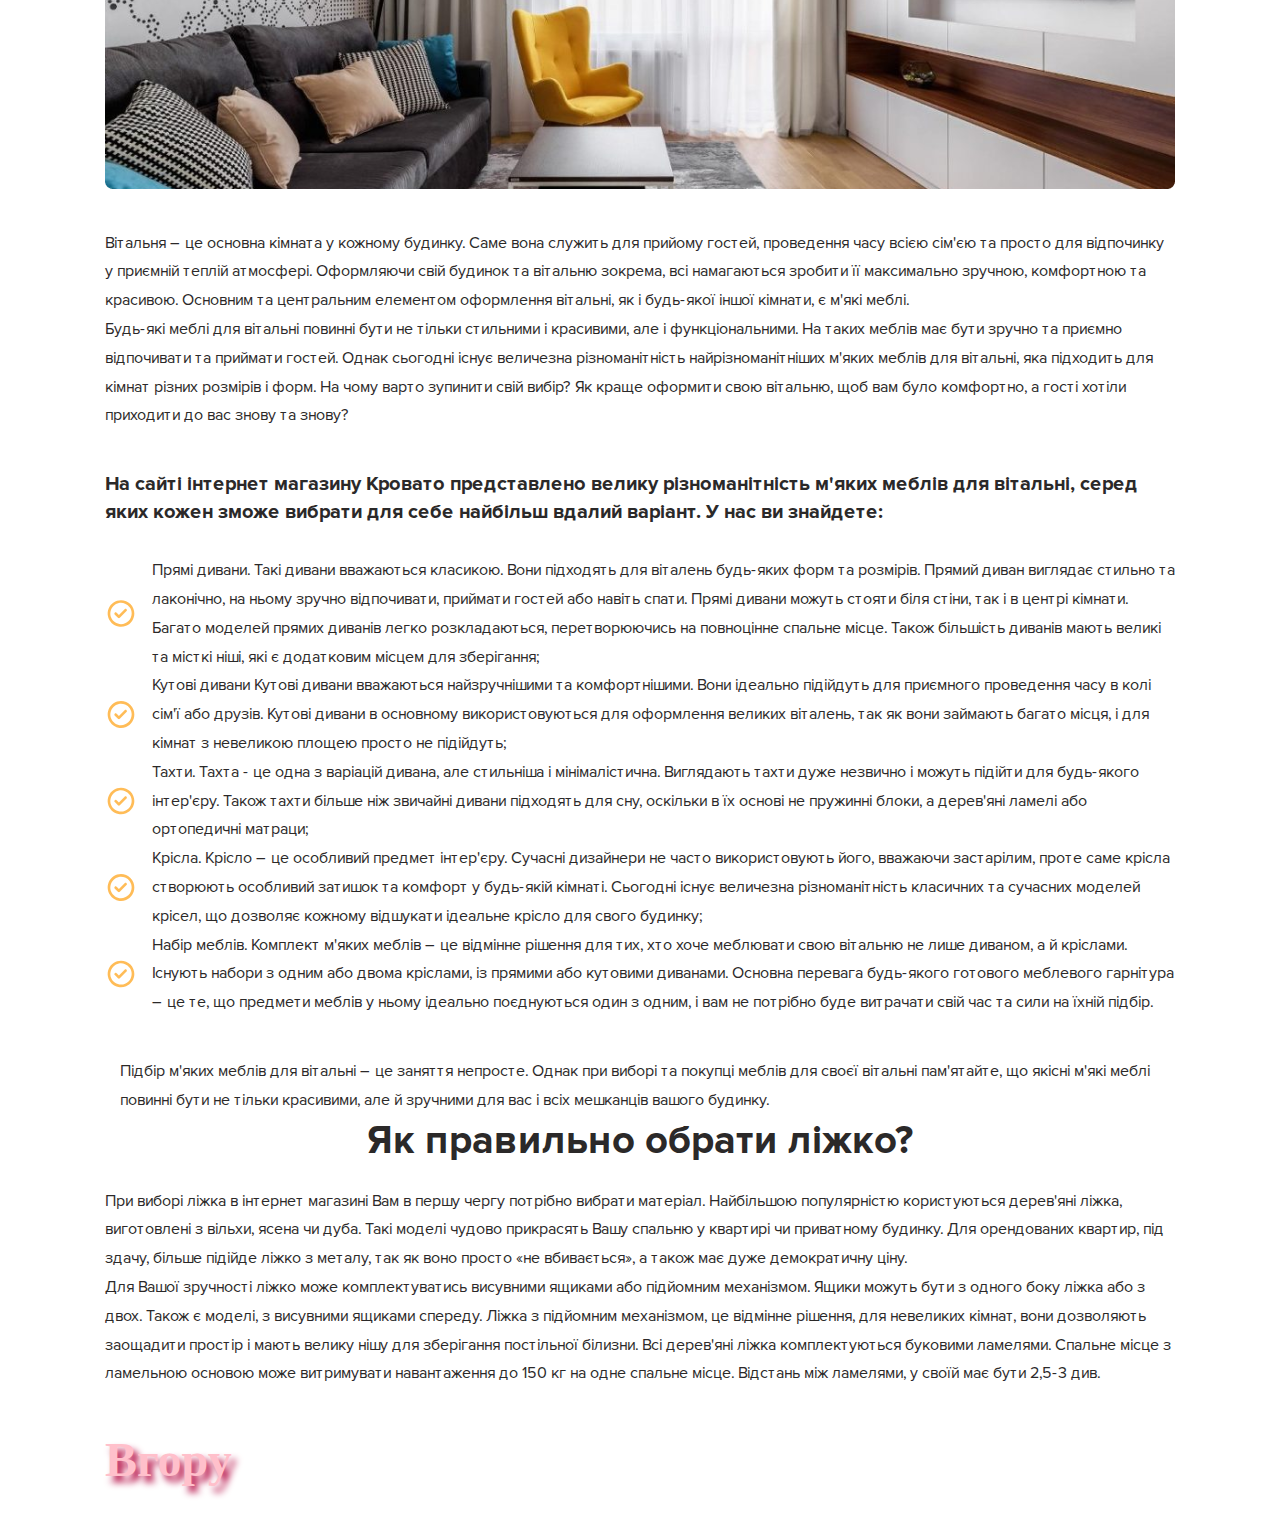
<file: lesson__4/index.html>
<!DOCTYPE html>
<!-- Ukraine - uk -->
<!-- Мова не визначена - zxx -->
<!-- Коди мов https://html-css.co.ua/html/lang-kodu-mov/ -->
<html lang="uk">
	<head>
		<!-- Кодування тексту -->
		<meta charset="UTF-8">
		<!-- Налаштування в'юпорту (адаптиву, масштабу тощо) -->
		<meta name="viewport" content="width=device-width, initial-scale=1.0">

		<!-- Підключення шрифтів -->
		
		<!--Варіант №3 !! Основний !! (підключення окремого файлу) -->
		<link rel="stylesheet" href="css/style.css">
		<!-- Заголовок сторінки в браузері -->

		<title>Lesson 4</title>
	</head>
	<body>
		<header class="header" id="header">
			<div class="container">
			<a href="#" class="logo">
				<img src="img/logo-header.svg" alt="Логотип Кровато">
			</a>
			<div >
			<ul >
				<li>
					<a class="text-link" href="#arena" >Арена Львів</a>
				</li>
				<li>
					<a class="text-link" href="#furniture" >Які меблі краще</a>
				</li>
				<li>
					<a class="text-link" href="#bed" >Як обрати ліжко</a>
				</li>
			</ul>
				</div>
			</div>
		</header>
		<main class="page">
			<div class="container">
				<div class="header__inner">
					<h2 id="arena" class="title">
						Арена Львів
					</h2>
					<img class="header__img" src="img/arena_lviv.jpg" alt="Стадіон Арена Львів" >
					<p class="header__text" >
						<span>Аре́на Львів</span> — футбольний стадіон у Львові, розташований на півдні міста поблизу перетину вулиці Стрийської та Кільцевої (об'їзної) дороги. Розрахований на <span>34 915</span> глядачів.
					</p>
					<h3 class="title">
						Відкриття і перші матчі
					</h3>
					<p class="text-one">
						Церемонія відкриття нового стадіону відбулася в суботу 29 жовтня 2011 року. Сценарій церемонії присвятили історії становлення та розвитку Львова. Серед урочистостей були зокрема театралізоване дійство[16], у якому взяли участь понад 1000 осіб — професійні актори-танцівники та волонтери[17], лазерне шоу, документальний фільм про будівництво спортивної арени, парад зірок українського спорту, виступи французького цирку «Plasticiens Volants», американської співачки Анастейші та української співачки Руслани.
					</p>
					<p class="text-two">
						Церемонія розпочалась о 19:30 і тривала 1 годину 45 хвилин[18]. Відкриття показала в записі ТРК «Україна». Телевізійну трансляцію здійснювала компанія Profit Production. Режисером телеверсії події був Андрій Дончик. Ведучі церемонії, як і на відкритті «Олімпійського» в Києві, — Сніжана Єгорова та Юрій Кот.
					</p>
					<p class="text-three">
						15 листопада 2011 на стадіоні відбулася перша офіційна гра — товариський матч між національними збірними України та Австрії. Матч закінчився перемогою української збірної з рахунком 2:1
					</p>
				</div>



				<h1 class="title">
					Оформлення вітальні. Які м'які меблі краще вибрати?
				</h1>
				<img class="room" id="furniture" src="img/room.png" alt="Вітальня кімната">

				<div class="content-text ">
					<p>
						Вітальня – це основна кімната у кожному будинку. Саме вона служить для прийому гостей, проведення часу всією сім'єю та просто для відпочинку у приємній теплій атмосфері. Оформляючи свій будинок та вітальню зокрема, всі намагаються зробити її максимально зручною, комфортною та красивою. Основним та центральним елементом оформлення вітальні, як і будь-якої іншої кімнати, є м'які меблі. 
					</p>
					<p>
						Будь-які меблі для вітальні повинні бути не тільки стильними і красивими, але і функціональними. На таких меблів має бути зручно та приємно відпочивати та приймати гостей. Однак сьогодні існує величезна різноманітність найрізноманітніших м'яких меблів для вітальні, яка підходить для кімнат різних розмірів і форм. На чому варто зупинити свій вибір? Як краще оформити свою вітальню, щоб вам було комфортно, а гості хотіли приходити до вас знову та знову?
					</p>
				</div>
				<h4 class="sub-title">
					На сайті інтернет магазину Кровато представлено велику різноманітність м'яких меблів для вітальні, серед яких кожен зможе вибрати для себе найбільш вдалий варіант. У нас ви знайдете:
				</h4>
				<ul class="list">
					<li class="item">
						<img class="mark" src="img/mark.svg" alt="маркер">
						<p class="text">
							Прямі дивани. Такі дивани вважаються класикою. Вони підходять для віталень будь-яких форм та розмірів. Прямий диван виглядає стильно та лаконічно, на ньому зручно відпочивати, приймати гостей або навіть спати. Прямі дивани можуть стояти біля стіни, так і в центрі кімнати. Багато моделей прямих диванів легко розкладаються, перетворюючись на повноцінне спальне місце. Також більшість диванів мають великі та місткі ніші, які є додатковим місцем для зберігання;
						</p>
					</li>
					<li class="item">
						<img class="mark" src="img/mark.svg" alt="маркер">
						<p class="text">
							Кутові дивани Кутові дивани вважаються найзручнішими та комфортнішими. Вони ідеально підійдуть для приємного проведення часу в колі сім'ї або друзів. Кутові дивани в основному використовуються для оформлення великих віталень, так як вони займають багато місця, і для кімнат з невеликою площею просто не підійдуть;
						</p>
					</li>
					<li class="item">
						<img class="mark" src="img/mark.svg" alt="маркер">
						<p class="text">
							Тахти. Тахта - це одна з варіацій дивана, але стильніша і мінімалістична. Виглядають тахти дуже незвично і можуть підійти для будь-якого інтер'єру. Також тахти більше ніж звичайні дивани підходять для сну, оскільки в їх основі не пружинні блоки, а дерев'яні ламелі або ортопедичні матраци;
						</p>
					</li>
					<li class="item">
						<img class="mark" src="img/mark.svg" alt="маркер">
						<p class="text">
							Крісла. Крісло – це особливий предмет інтер'єру. Сучасні дизайнери не часто використовують його, вважаючи застарілим, проте саме крісла створюють особливий затишок та комфорт у будь-якій кімнаті. Сьогодні існує величезна різноманітність класичних та сучасних моделей крісел, що дозволяє кожному відшукати ідеальне крісло для свого будинку;
						</p>
					</li>
					<li class="item">
						<img class="mark" src="img/mark.svg" alt="маркер">
						<p class="text">
							Набір меблів. Комплект м'яких меблів – це відмінне рішення для тих, хто хоче меблювати свою вітальню не лише диваном, а й кріслами. Існують набори з одним або двома кріслами, із прямими або кутовими диванами. Основна перевага будь-якого готового меблевого гарнітура – це те, що предмети меблів у ньому ідеально поєднуються один з одним, і вам не потрібно буде витрачати свій час та сили на їхній підбір.
						</p>
					</li>
				</ul>
				<p class="text">
					Підбір м'яких меблів для вітальні – це заняття непросте. Однак при виборі та покупці меблів для своєї вітальні пам'ятайте, що якісні м'які меблі повинні бути не тільки красивими, але й зручними для вас і всіх мешканців вашого будинку.
				</p>
			</div>
		</main>
		<footer class="footer">
			<div class="container">
				<h2 class="title" id="bed">
					Як правильно обрати ліжко?
				</h2>
				<div class="content-text">
					<p>
						При виборі ліжка в інтернет магазині Вам в першу чергу потрібно вибрати матеріал. Найбільшою популярністю користуються дерев'яні ліжка, виготовлені з вільхи, ясена чи дуба. Такі моделі чудово прикрасять Вашу спальню у квартирі чи приватному будинку. Для орендованих квартир, під здачу, більше підійде ліжко з металу, так як воно просто «не вбивається», а також має дуже демократичну ціну. 
					</p>
						<p>
							Для Вашої зручності ліжко може комплектуватись висувними ящиками або підйомним механізмом. Ящики можуть бути з одного боку ліжка або з двох. Також є моделі, з висувними ящиками спереду. Ліжка з підйомним механізмом, це відмінне рішення, для невеликих кімнат, вони дозволяють заощадити простір і мають велику нішу для зберігання постільної білизни. Всі дерев'яні ліжка комплектуються буковими ламелями. Спальне місце з ламельною основою може витримувати навантаження до 150 кг на одне спальне місце. Відстань між ламелями, у своїй має бути 2,5-3 див.
						</p>
				</div>
				<a class="footer__link" href="#header">Вгору</a>
			</div>
		</footer>
	</body>
</html>
</file>
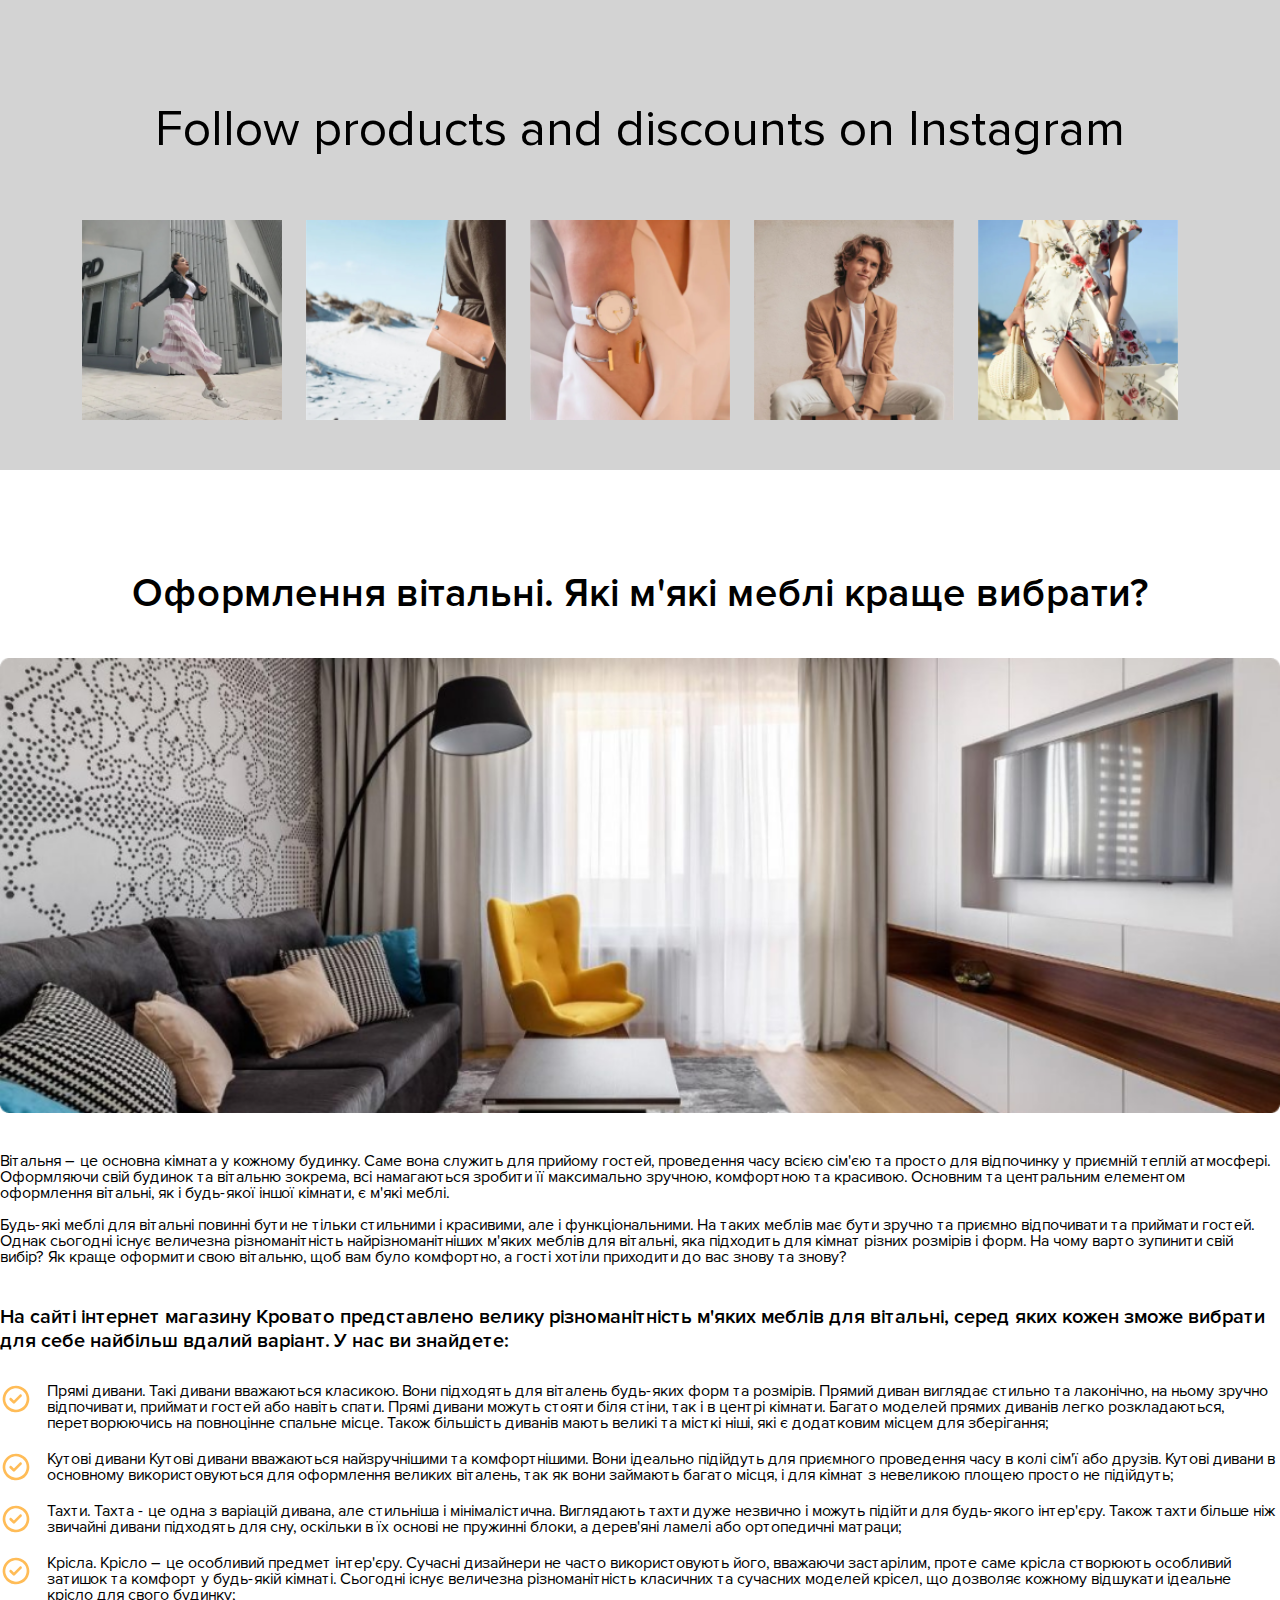
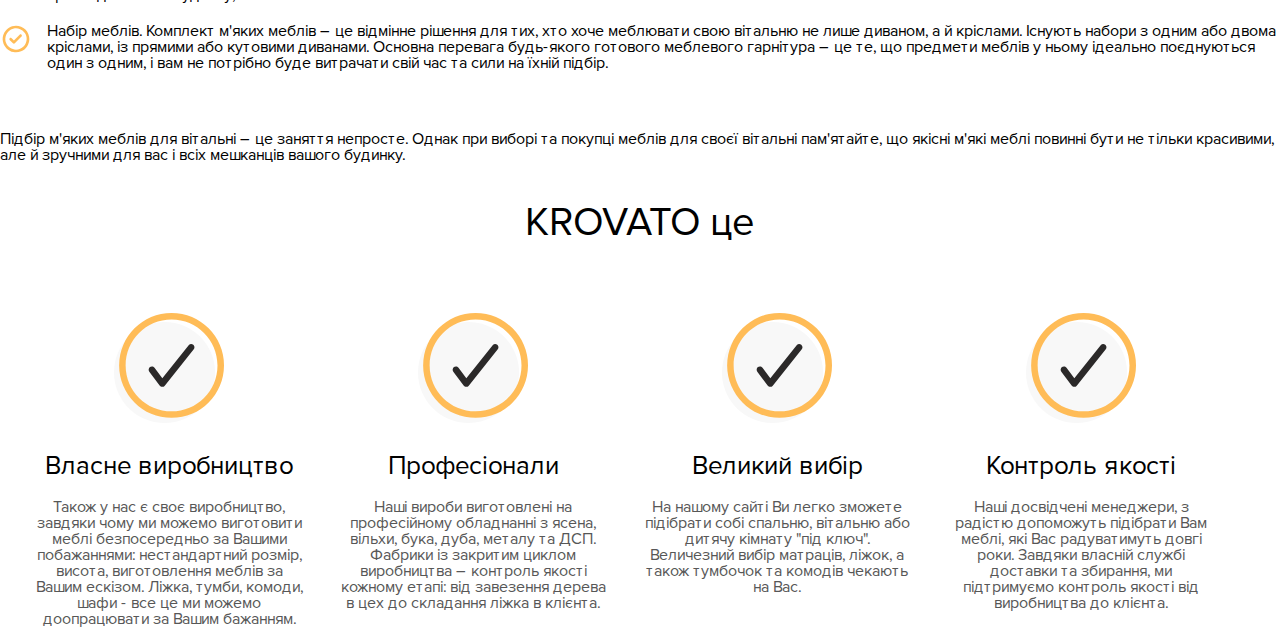
<file: lesson__5/index.html>
<!DOCTYPE html>
<!-- Ukraine - uk -->
<!-- Мова не визначена - zxx -->
<!-- Коди мов https://html-css.co.ua/html/lang-kodu-mov/ -->
<html lang="uk">
	<head>
		<!-- Кодування тексту -->
		<meta charset="UTF-8">
		<!-- Налаштування в'юпорту (адаптиву, масштабу тощо) -->
		<meta name="viewport" content="width=device-width, initial-scale=1.0">

		<!-- Підключення шрифтів -->
		
		<!--Варіант №3 !! Основний !! (підключення окремого файлу) -->
		<link rel="stylesheet" href="css/style.css">
		<!-- Заголовок сторінки в браузері -->

		<title>Lesson 5</title>
	</head>
	<body>
		<header class="header">
			<div class="container">
				<div class="products">
					<div class="content__products">
						<h2 class="title__products">
							Follow products and discounts on Instagram
						</h2>
						<div class="products__item">
							<div class="products_card">
								<a class="products__link" href="#" >
									<img class="products__img" src="img/card-1.png" alt="card-1" >
								</a>
							</div>
							<div class="products_card">
								<a class="products__link" href="#" >
									<img class="products__img" src="img/card-2.png" alt="card-2" >
								</a>
							</div>
							<div class="products_card">
								<a class="products__link" href="#" >
									<img class="products__img" src="img/card-3.png" alt="card-3" >
								</a>
							</div>
							<div class="products_card">
								<a class="products__link" href="#" >
									<img class="products__img" src="img/card-4.png" alt="card-4" >
								</a>
							</div>
							<div class="products_card">
								<a class="products__link" href="#" >
									<img class="products__img" src="img/card-5.png" alt="card-5" >
								</a>
							</div>
						</div>
					</div>
				</div>
			</div>
		</header>

		<main>
			<div class="container">
				<div class="wraper">
					<h2 class="title__room">
						Оформлення вітальні. Які м'які меблі краще вибрати?
					</h2>
					<img class="room" id="furniture" src="img/room.png" alt="Вітальня кімната">
	
					<div class="content-text ">
						<p>
							Вітальня – це основна кімната у кожному будинку. Саме вона служить для прийому гостей, проведення часу всією сім'єю та просто для відпочинку у приємній теплій атмосфері. Оформляючи свій будинок та вітальню зокрема, всі намагаються зробити її максимально зручною, комфортною та красивою. Основним та центральним елементом оформлення вітальні, як і будь-якої іншої кімнати, є м'які меблі. 
						</p>
						<br>
						<p>
							Будь-які меблі для вітальні повинні бути не тільки стильними і красивими, але і функціональними. На таких меблів має бути зручно та приємно відпочивати та приймати гостей. Однак сьогодні існує величезна різноманітність найрізноманітніших м'яких меблів для вітальні, яка підходить для кімнат різних розмірів і форм. На чому варто зупинити свій вибір? Як краще оформити свою вітальню, щоб вам було комфортно, а гості хотіли приходити до вас знову та знову?
						</p>
					</div>
					<h4 class="sub-title">
						На сайті інтернет магазину Кровато представлено велику різноманітність м'яких меблів для вітальні, серед яких кожен зможе вибрати для себе найбільш вдалий варіант. У нас ви знайдете:
					</h4>
					<ul class="list">
						<li class="item">
							
							<p class="text">
								Прямі дивани. Такі дивани вважаються класикою. Вони підходять для віталень будь-яких форм та розмірів. Прямий диван виглядає стильно та лаконічно, на ньому зручно відпочивати, приймати гостей або навіть спати. Прямі дивани можуть стояти біля стіни, так і в центрі кімнати. Багато моделей прямих диванів легко розкладаються, перетворюючись на повноцінне спальне місце. Також більшість диванів мають великі та місткі ніші, які є додатковим місцем для зберігання;
							</p>
						</li>
						<li class="item">
							
							<p class="text">
								Кутові дивани Кутові дивани вважаються найзручнішими та комфортнішими. Вони ідеально підійдуть для приємного проведення часу в колі сім'ї або друзів. Кутові дивани в основному використовуються для оформлення великих віталень, так як вони займають багато місця, і для кімнат з невеликою площею просто не підійдуть;
							</p>
						</li>
						<li class="item">
							
							<p class="text">
								Тахти. Тахта - це одна з варіацій дивана, але стильніша і мінімалістична. Виглядають тахти дуже незвично і можуть підійти для будь-якого інтер'єру. Також тахти більше ніж звичайні дивани підходять для сну, оскільки в їх основі не пружинні блоки, а дерев'яні ламелі або ортопедичні матраци;
							</p>
						</li>
						<li class="item">
							
							<p class="text">
								Крісла. Крісло – це особливий предмет інтер'єру. Сучасні дизайнери не часто використовують його, вважаючи застарілим, проте саме крісла створюють особливий затишок та комфорт у будь-якій кімнаті. Сьогодні існує величезна різноманітність класичних та сучасних моделей крісел, що дозволяє кожному відшукати ідеальне крісло для свого будинку;
							</p>
						</li>
						<li class="item">
							
							<p class="text">
								Набір меблів. Комплект м'яких меблів – це відмінне рішення для тих, хто хоче меблювати свою вітальню не лише диваном, а й кріслами. Існують набори з одним або двома кріслами, із прямими або кутовими диванами. Основна перевага будь-якого готового меблевого гарнітура – це те, що предмети меблів у ньому ідеально поєднуються один з одним, і вам не потрібно буде витрачати свій час та сили на їхній підбір.
							</p>
						</li>
					</ul>
					<p class="text__wrap">
						Підбір м'яких меблів для вітальні – це заняття непросте. Однак при виборі та покупці меблів для своєї вітальні пам'ятайте, що якісні м'які меблі повинні бути не тільки красивими, але й зручними для вас і всіх мешканців вашого будинку.
					</p>
				</div>
			</div>
		</main>
		<footer>
			<div class="container">
				<div class="content">
					<h1 class="title">		
						KROVATO <span>це</span>
					</h1>
					<div class="content__inner">
						<div class="content__item">
								<img class="link_img" src="../lesson__5/img/item.svg" alt="Значок">
							<h3 class="subtitle">
								Власне виробництво
							</h3>
							<p class="content__text">
								Також у нас є своє виробництво, завдяки чому ми можемо виготовити меблі безпосередньо за Вашими побажаннями: нестандартний розмір, висота, виготовлення меблів за Вашим ескізом. Ліжка, тумби, комоди, шафи - все це ми можемо доопрацювати за Вашим бажанням.
							</p>
						</div>
						<div class="content__item">
							<img class="link_img" src="../lesson__5/img/item.svg" alt="">
							<h3 class="subtitle">
								Професіонали
							</h3>
							<p class="content__text">
								Наші вироби виготовлені на професійному обладнанні з ясена, вільхи, бука, дуба, металу та ДСП. Фабрики із закритим циклом виробництва – контроль якості кожному етапі: від завезення дерева в цех до складання ліжка в клієнта.
							</p>
						</div>
						<div class="content__item">
							<img class="link_img" src="../lesson__5/img/item.svg" alt="">
								<h3 class="subtitle">
									Великий вибір
								</h3>
							<p class="content__text">
								На нашому сайті Ви легко зможете підібрати собі спальню, вітальню або дитячу кімнату "під ключ". Величезний вибір матраців, ліжок, а також тумбочок та комодів чекають на Вас.
							</p>
						</div>
						<div class="content__item">
							<img class="link_img" src="../lesson__5/img/item.svg" alt="">
								<h3 class="subtitle">
									Контроль якості
								</h3>
							<p class="content__text">
								Наші досвідчені менеджери, з радістю допоможуть підібрати Вам меблі, які Вас радуватимуть довгі роки. Завдяки власній службі доставки та збирання, ми підтримуємо контроль якості від виробництва до клієнта.
							</p>
						</div>
					</div>
				</div>
			</div>
		</footer>
	</body>
</html>
</file>
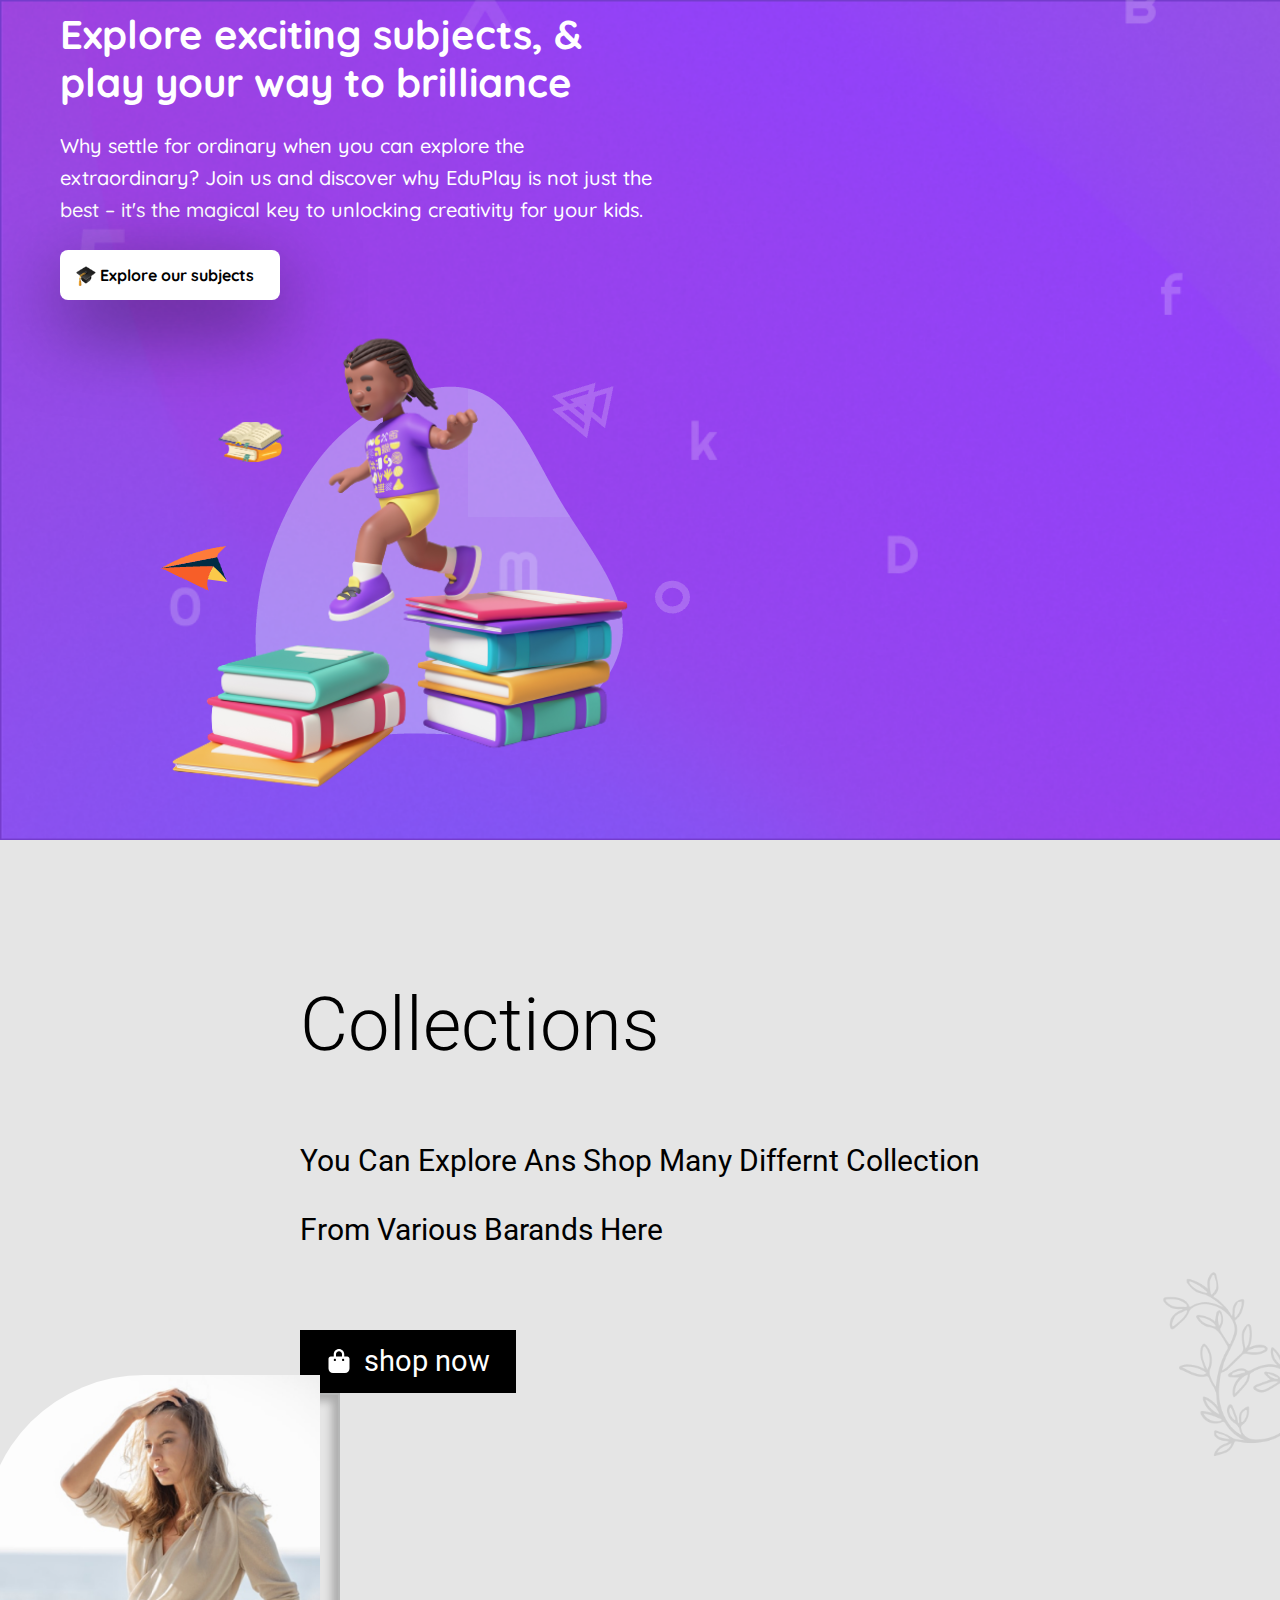
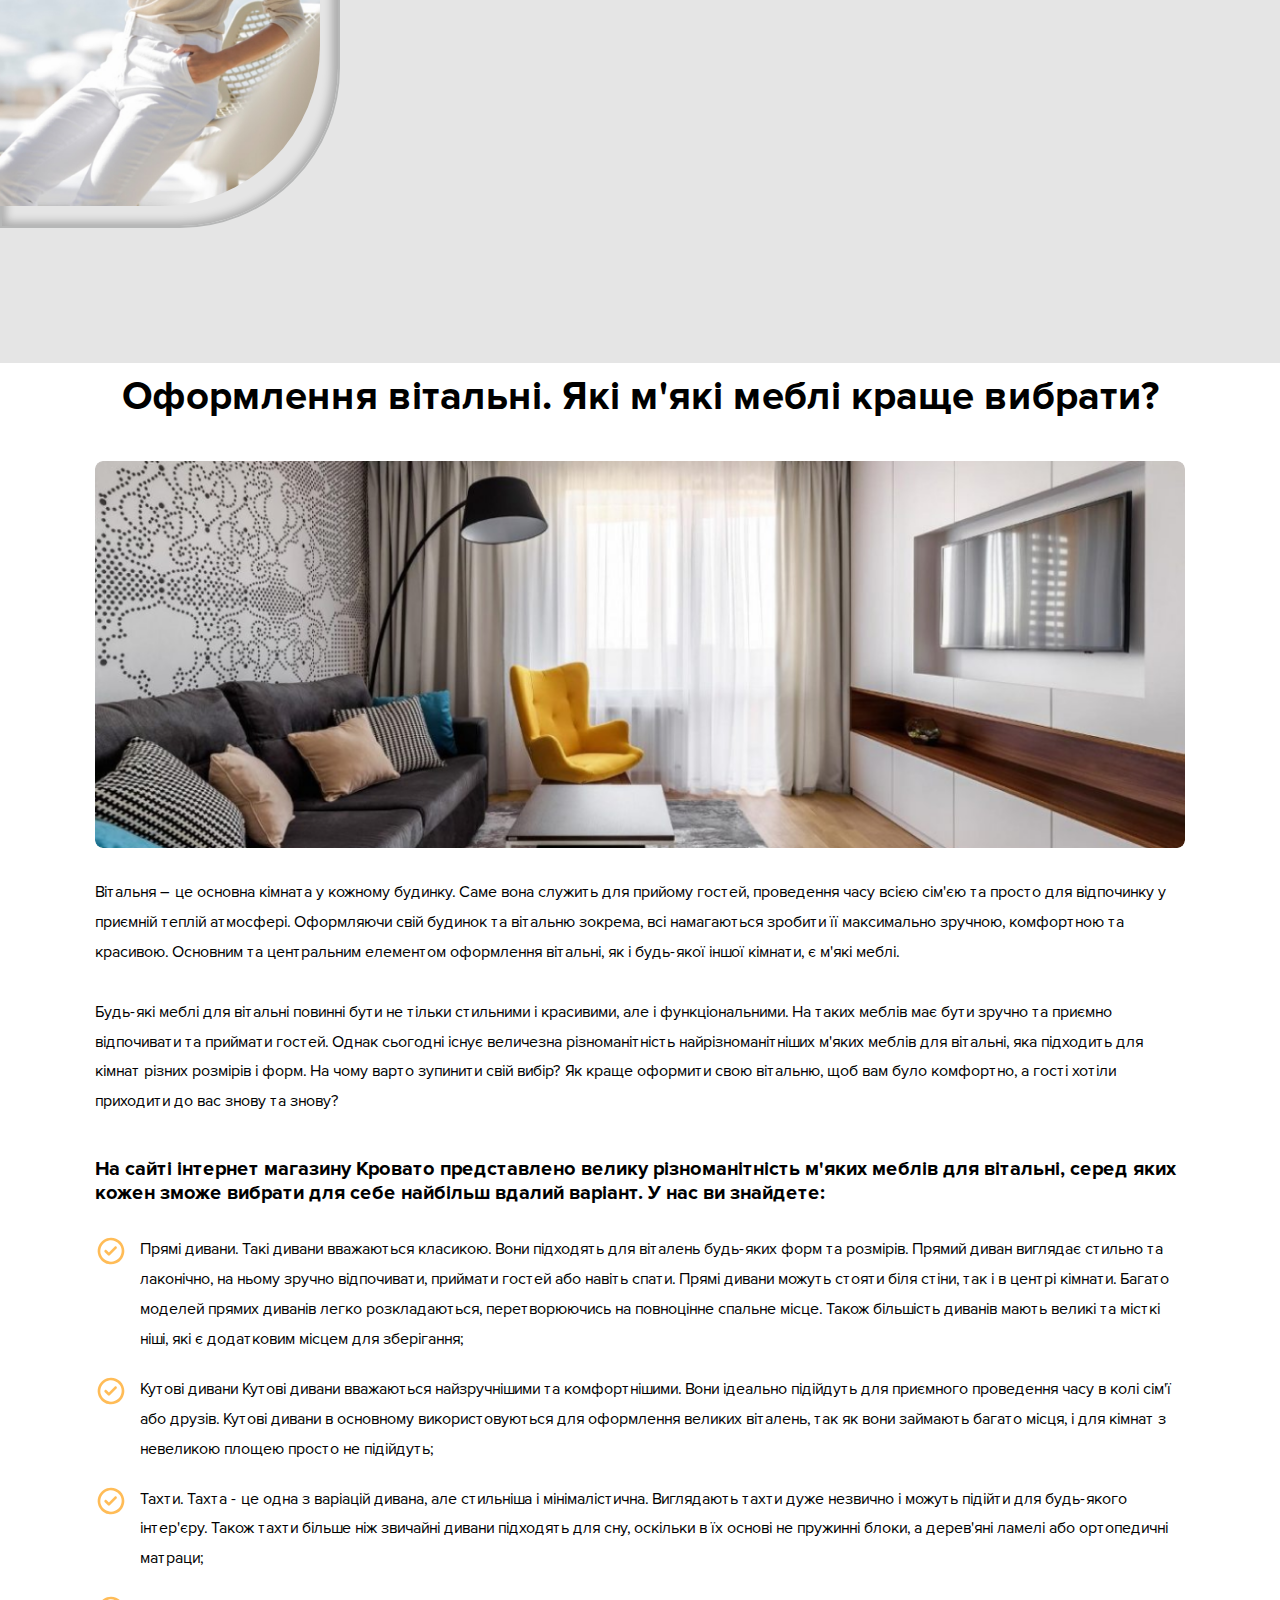
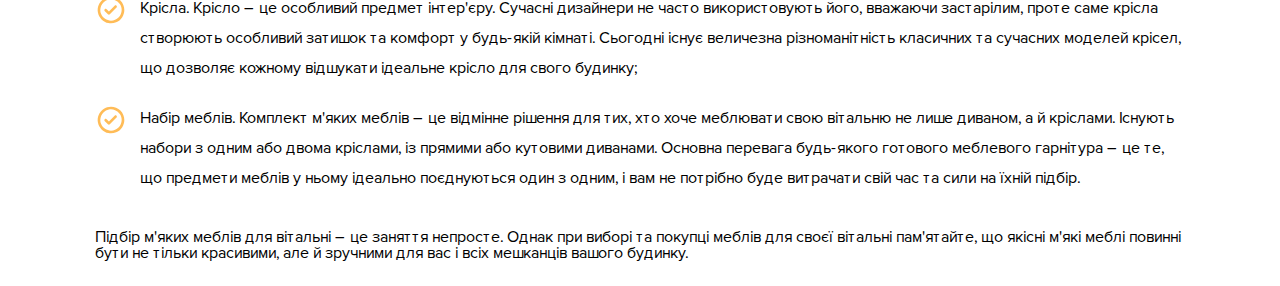
<file: lesson__6/index.html>
<!DOCTYPE html>
<!-- Ukraine - uk -->
<!-- Мова не визначена - zxx -->
<!-- Коди мов https://html-css.co.ua/html/lang-kodu-mov/ -->
<html lang="zxx">
	<head>
		<!-- Кодування тексту -->
		<meta charset="UTF-8">
		<!-- Налаштування в'юпорту (адаптиву, масштабу тощо) -->
		<meta name="viewport" content="width=device-width, initial-scale=1.0">

		<!-- Підключення шрифтів -->
		<link rel="preconnect" href="https://fonts.googleapis.com">
		<link rel="preconnect" href="https://fonts.gstatic.com" crossorigin>
		<link href="https://fonts.googleapis.com/css2?family=Quicksand:wght@300..700&display=swap" rel="stylesheet">
		<link rel="preconnect" href="https://fonts.googleapis.com">
		<!-- Підключення другого шрифта Roboto -->
		<link rel="preconnect" href="https://fonts.gstatic.com" crossorigin>
		<link href="https://fonts.googleapis.com/css2?family=Roboto:ital,wght@0,100;0,300;0,400;0,500;0,700;0,900;1,100;1,300;1,400;1,500;1,700;1,900&display=swap" rel="stylesheet">
		<!--Варіант №3 !! Основний !! (підключення окремого файлу) -->
		<link rel="stylesheet" href="css/style.css">
		<!-- Заголовок сторінки в браузері -->

		<title>Lesson 6</title>
	</head>
	<body>
		<header></header>
	<main>
		<div class="explore-bg">
		<div class="container">
			<div class="explore">
				<div class="explore__content">
					<h1 class="explore__title">
						Explore exciting subjects, & play your way to brilliance
					</h1>
						<p class="explore__text">
							Why settle for ordinary when you can explore the extraordinary? Join us and discover why EduPlay is not just the best – it's the magical key to unlocking creativity for your kids.
						</p>
					<a class="btn__link" href="#" >Explore our subjects</a>
				</div>

				<div class="explore__img">
					<img src="img/book.png" alt="Kid On Books Illustration">
				</div>
			</div>
		</div>
	</div>
		<section class="colections-flower">
			<div class="container_flower">
				<div class="colections">
					<div class="colectios__content">
						<h2 class="colections__title">
							Collections
						</h2>
						<p class="colections__text">
							you can explore ans shop many differnt collection
							from various barands here
						</p>
						<a class="link__shop" href="#" >shop now</a>
					</div>
					<div class="colections__img">
						<img src="../lesson__6/img/colection-img.png" alt="girl-foto">
					</div>

				</div>
			</div>
		</section>
		<section>
			<div class="container">
				<div class="crovato_content">
					<h2 class="crovato__title">
						Оформлення вітальні. Які м'які меблі краще вибрати?
					</h2>
					<img class="crovato_img" src="../lesson__6/img/room.png" alt="crovato room" >
					<div class="text_inner">
						<p >
							Вітальня – це основна кімната у кожному будинку. Саме вона служить для прийому гостей, проведення часу всією сім'єю та просто для відпочинку у приємній теплій атмосфері. Оформляючи свій будинок та вітальню зокрема, всі намагаються зробити її максимально зручною, комфортною та красивою. Основним та центральним елементом оформлення вітальні, як і будь-якої іншої кімнати, є м'які меблі.
							</p>
							<br>
							<p>
								Будь-які меблі для вітальні повинні бути не тільки стильними і красивими, але і функціональними. На таких меблів має бути зручно та приємно відпочивати та приймати гостей. Однак сьогодні існує величезна різноманітність найрізноманітніших м'яких меблів для вітальні, яка підходить для кімнат різних розмірів і форм. На чому варто зупинити свій вибір? Як краще оформити свою вітальню, щоб вам було комфортно, а гості хотіли приходити до вас знову та знову?
							</p>
						</div>		
					<h3 class="crovato_sub-title">
						На сайті інтернет магазину Кровато представлено велику різноманітність м'яких меблів для вітальні, серед яких кожен зможе вибрати для себе найбільш вдалий варіант. У нас ви знайдете:
					</h3>

					<ul class="crovato_list">
						<li class="list_item">
							<p>
							Прямі дивани. Такі дивани вважаються класикою. Вони підходять для віталень будь-яких форм та розмірів. Прямий диван виглядає стильно та лаконічно, на ньому зручно відпочивати, приймати гостей або навіть спати. Прямі дивани можуть стояти біля стіни, так і в центрі кімнати. Багато моделей прямих диванів легко розкладаються, перетворюючись на повноцінне спальне місце. Також більшість диванів мають великі та місткі ніші, які є додатковим місцем для зберігання;
						</p>
						</li>
						<li class="list_item">
							<p>
							Кутові дивани Кутові дивани вважаються найзручнішими та комфортнішими. Вони ідеально підійдуть для приємного проведення часу в колі сім'ї або друзів. Кутові дивани в основному використовуються для оформлення великих віталень, так як вони займають багато місця, і для кімнат з невеликою площею просто не підійдуть;
						</p>
						</li>
						<li class="list_item">
							<p>
							Тахти. Тахта - це одна з варіацій дивана, але стильніша і мінімалістична. Виглядають тахти дуже незвично і можуть підійти для будь-якого інтер'єру. Також тахти більше ніж звичайні дивани підходять для сну, оскільки в їх основі не пружинні блоки, а дерев'яні ламелі або ортопедичні матраци;
						</p>
						</li>
						<li class="list_item">
							<p>
							Крісла. Крісло – це особливий предмет інтер'єру. Сучасні дизайнери не часто використовують його, вважаючи застарілим, проте саме крісла створюють особливий затишок та комфорт у будь-якій кімнаті. Сьогодні існує величезна різноманітність класичних та сучасних моделей крісел, що дозволяє кожному відшукати ідеальне крісло для свого будинку;
						</p>
						</li>
						<li class="list_item">
							<p>
							Набір меблів. Комплект м'яких меблів – це відмінне рішення для тих, хто хоче меблювати свою вітальню не лише диваном, а й кріслами. Існують набори з одним або двома кріслами, із прямими або кутовими диванами. Основна перевага будь-якого готового меблевого гарнітура – це те, що предмети меблів у ньому ідеально поєднуються один з одним, і вам не потрібно буде витрачати свій час та сили на їхній підбір.
						</p>
						</li>
					</ul>
					<p class="text_wrap">
						Підбір м'яких меблів для вітальні – це заняття непросте. Однак при виборі та покупці меблів для своєї вітальні пам'ятайте, що якісні м'які меблі повинні бути не тільки красивими, але й зручними для вас і всіх мешканців вашого будинку.
					</p>
				</div>
			</div>
		</section>
	</main>
	<footer>
		
	</footer>
	
	</body>
</html>
</file>
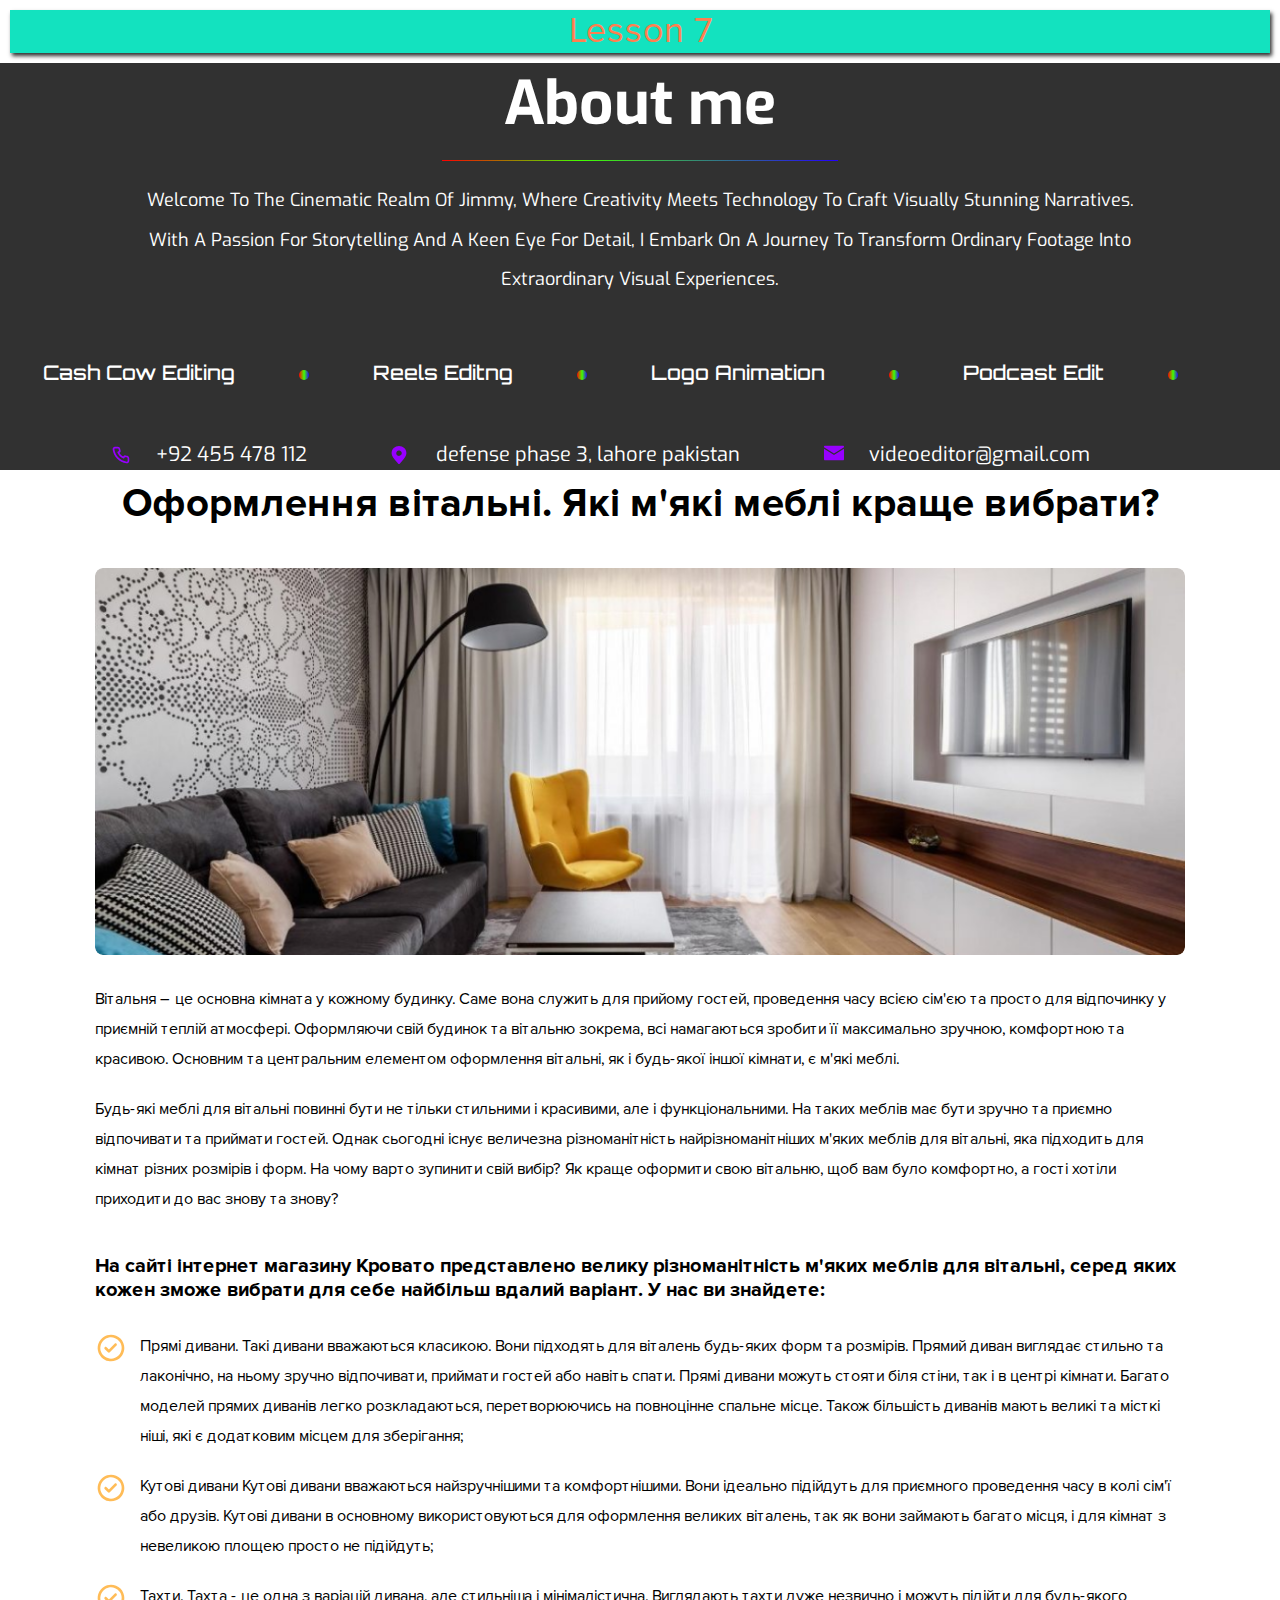
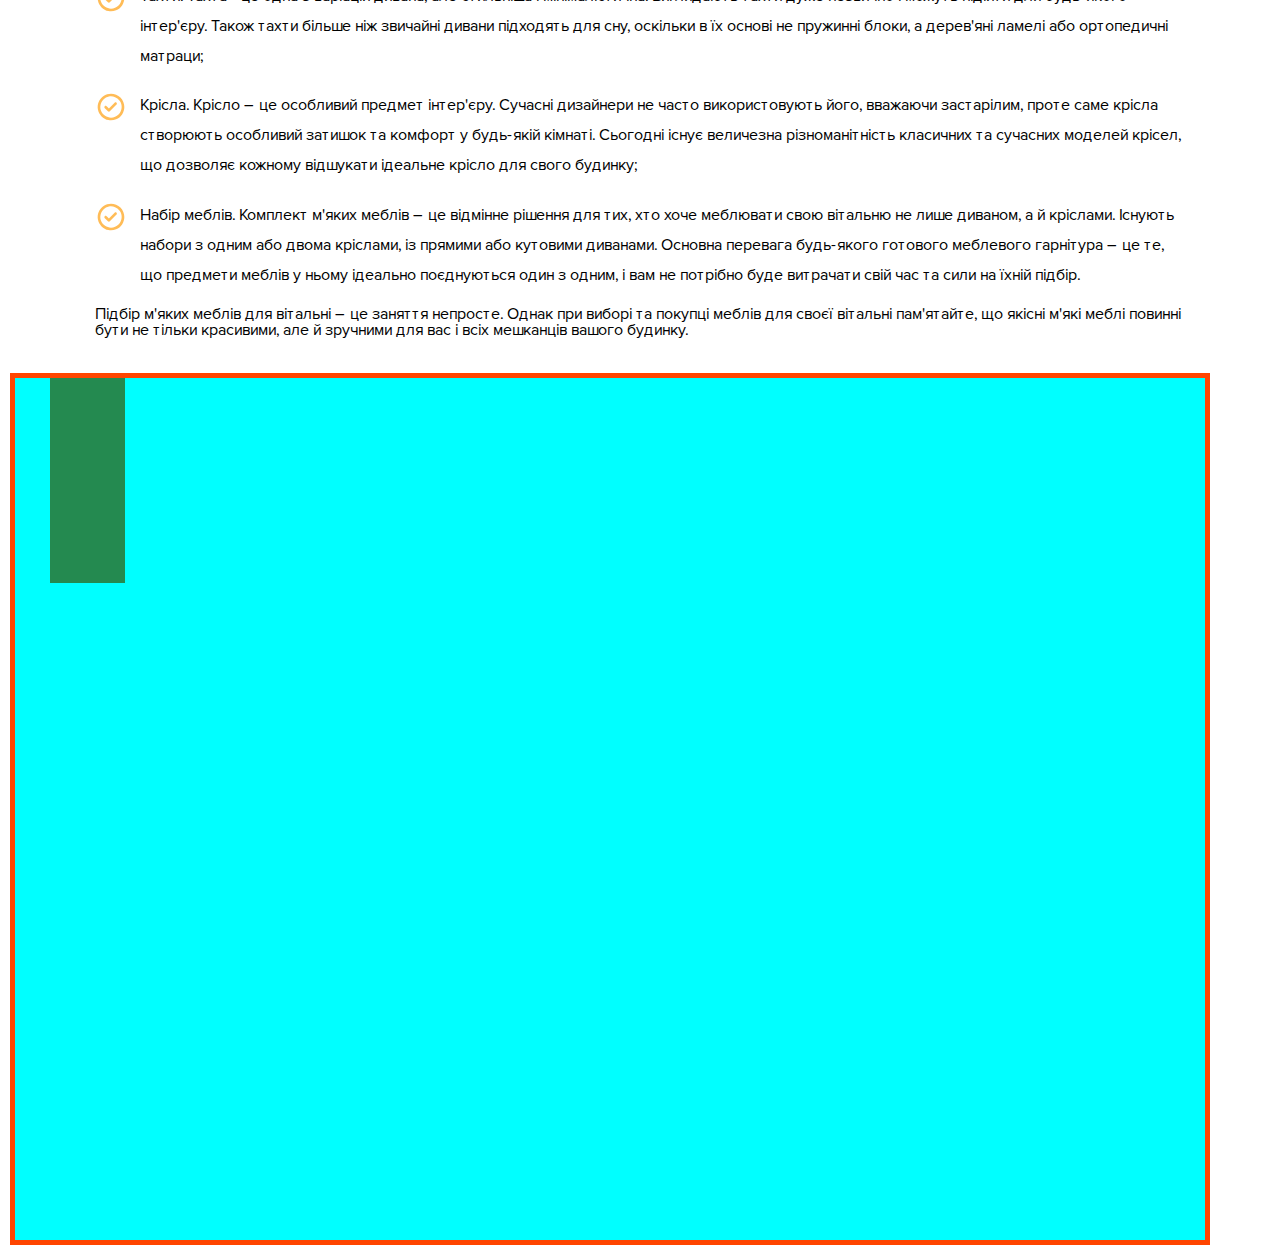
<file: lesson__7/index.html>
<!DOCTYPE html>
<!-- Ukraine - uk -->
<!-- Мова не визначена - zxx -->
<!-- Коди мов https://html-css.co.ua/html/lang-kodu-mov/ -->
<html lang="zxx">
	<head>
		<!-- Кодування тексту -->
		<meta charset="UTF-8">
		<!-- Налаштування в'юпорту (адаптиву, масштабу тощо) -->
		<meta name="viewport" content="width=device-width, initial-scale=1.0">

		<!-- Підключення шрифтів -->
		<!-- Шрифт Exo -->
		<link rel="preconnect" href="https://fonts.googleapis.com">
		<link rel="preconnect" href="https://fonts.gstatic.com" crossorigin>
		<link href="https://fonts.googleapis.com/css2?family=Exo:ital,wght@0,100..900;1,100..900&family=Noto+Sans:wght@400;700&family=Orbitron:wght@500&display=swap" rel="stylesheet">
		<!-- ===================== -->
		<link rel="preconnect" href="https://fonts.gstatic.com" crossorigin>
		<link href="https://fonts.googleapis.com/css2?family=Quicksand:wght@300..700&display=swap" rel="stylesheet">
		<link rel="preconnect" href="https://fonts.googleapis.com">
		<!-- Підключення другого шрифта Roboto -->
		<link rel="preconnect" href="https://fonts.gstatic.com" crossorigin>
		<link href="https://fonts.googleapis.com/css2?family=Roboto:ital,wght@0,100;0,300;0,400;0,500;0,700;0,900;1,100;1,300;1,400;1,500;1,700;1,900&display=swap" rel="stylesheet">
		<!--Варіант №3 !! Основний !! (підключення окремого файлу) -->
		<link rel="stylesheet" href="css/style.css">
		<!-- Заголовок сторінки в браузері -->

		<title>Lesson 7</title>
	</head>
	<body>
		<header class="header">	
			<div class="container">
				<div class="header_content">
					<H1>Lesson 7</H1>
				</div>
			</div>	
		</header>
	<main>
			<div class="container_about">
				<div id="About" class="content_about">
					<h2 class="title_about">
						About me
					</h2>
					<p class="about__text">
						Welcome to the cinematic realm of Jimmy, where creativity meets technology to craft visually stunning narratives. With a passion for storytelling and a keen eye for detail, I embark on a journey to transform ordinary footage into extraordinary visual experiences.
					</p>
				</div>
				<ul class="about_list">
					<li class="about_list_item">
						<a class="list_link" href="#" >
							Cash cow editing
						</a>
					</li>
					<li class="about_list_item">
						<a class="list_link" href="#" >
							Reels editng
						</a>
					</li>
					<li class="about_list_item">
						<a class="list_link" href="#" >
							logo animation
						</a>
					</li>
					<li class="about_list_item">
						<a class="list_link" href="#" >
							podcast edit
						</a>
					</li>
				</ul>
			<ul class="footer_link">
				<li class="foter_link_item tel">
					<a class="link-item" href="#" > 
						+92 455 478 112
					</a>
				</li>
				<li class="foter_link_item location">
					<a class="link-item" href="#" > 
						defense phase 3, lahore pakistan
					</a>
				</li>
				<li class="foter_link_item email">
					<a class="link-item" href="#" > 
						videoeditor@gmail.com
					</a>
				</li>
			</ul>
			</div>
	
			<div class="container">
				<div class="crovato_content">
					<h2 class="crovato__title">
						Оформлення вітальні. Які м'які меблі краще вибрати?
					</h2>
					<img class="crovato_img" src="img/room.png" alt="crovato room" >
					<div class="text_inner">
						<p >
							Вітальня – це основна кімната у кожному будинку. Саме вона служить для прийому гостей, проведення часу всією сім'єю та просто для відпочинку у приємній теплій атмосфері. Оформляючи свій будинок та вітальню зокрема, всі намагаються зробити її максимально зручною, комфортною та красивою. Основним та центральним елементом оформлення вітальні, як і будь-якої іншої кімнати, є м'які меблі.
							</p>
							<p>
								Будь-які меблі для вітальні повинні бути не тільки стильними і красивими, але і функціональними. На таких меблів має бути зручно та приємно відпочивати та приймати гостей. Однак сьогодні існує величезна різноманітність найрізноманітніших м'яких меблів для вітальні, яка підходить для кімнат різних розмірів і форм. На чому варто зупинити свій вибір? Як краще оформити свою вітальню, щоб вам було комфортно, а гості хотіли приходити до вас знову та знову?
							</p>
						</div>		
					<h3 class="crovato_sub-title">
						На сайті інтернет магазину Кровато представлено велику різноманітність м'яких меблів для вітальні, серед яких кожен зможе вибрати для себе найбільш вдалий варіант. У нас ви знайдете:
					</h3>

					<ul class="crovato_list">
						<li class="list_item">
							<p>
							Прямі дивани. Такі дивани вважаються класикою. Вони підходять для віталень будь-яких форм та розмірів. Прямий диван виглядає стильно та лаконічно, на ньому зручно відпочивати, приймати гостей або навіть спати. Прямі дивани можуть стояти біля стіни, так і в центрі кімнати. Багато моделей прямих диванів легко розкладаються, перетворюючись на повноцінне спальне місце. Також більшість диванів мають великі та місткі ніші, які є додатковим місцем для зберігання;
						</p>
						</li>
						<li class="list_item">
							<p>
							Кутові дивани Кутові дивани вважаються найзручнішими та комфортнішими. Вони ідеально підійдуть для приємного проведення часу в колі сім'ї або друзів. Кутові дивани в основному використовуються для оформлення великих віталень, так як вони займають багато місця, і для кімнат з невеликою площею просто не підійдуть;
						</p>
						</li>
						<li class="list_item">
							<p>
							Тахти. Тахта - це одна з варіацій дивана, але стильніша і мінімалістична. Виглядають тахти дуже незвично і можуть підійти для будь-якого інтер'єру. Також тахти більше ніж звичайні дивани підходять для сну, оскільки в їх основі не пружинні блоки, а дерев'яні ламелі або ортопедичні матраци;
						</p>
						</li>
						<li class="list_item">
							<p>
							Крісла. Крісло – це особливий предмет інтер'єру. Сучасні дизайнери не часто використовують його, вважаючи застарілим, проте саме крісла створюють особливий затишок та комфорт у будь-якій кімнаті. Сьогодні існує величезна різноманітність класичних та сучасних моделей крісел, що дозволяє кожному відшукати ідеальне крісло для свого будинку;
						</p>
						</li>
						<li class="list_item">
							<p>
							Набір меблів. Комплект м'яких меблів – це відмінне рішення для тих, хто хоче меблювати свою вітальню не лише диваном, а й кріслами. Існують набори з одним або двома кріслами, із прямими або кутовими диванами. Основна перевага будь-якого готового меблевого гарнітура – це те, що предмети меблів у ньому ідеально поєднуються один з одним, і вам не потрібно буде витрачати свій час та сили на їхній підбір.
						</p>
						</li>
					</ul>
					<p class="text_wrap">
						Підбір м'яких меблів для вітальні – це заняття непросте. Однак при виборі та покупці меблів для своєї вітальні пам'ятайте, що якісні м'які меблі повинні бути не тільки красивими, але й зручними для вас і всіх мешканців вашого будинку.
					</p>
				</div>
			</div>
		
	</main>
	
		<footer>
			<div class="container">
				<div class="game">
					<div class="box_1 "></div>
					<div class="box_2 line">
						<div class="box"></div>
					</div>
					<div class="box_3 line">
						<div class="box"></div>
					</div>
					<div class="box_4 line">
						<div class="box"></div>
					</div>
					<div class="box_5 line">
						<div class="box"></div>
					</div>
					<div class="box_6 line">
						<div class="box"></div>
					</div>
					<div class="box_7 line">
						<div class="box"></div>
					</div>
					<div class="box_8 line">
						<div class="box"></div>
					</div>
					<div class="box_9 line">
						<div class="box"></div>
					</div>
				</div>
			</div>
		</footer>
	</body>
</html>
</file>
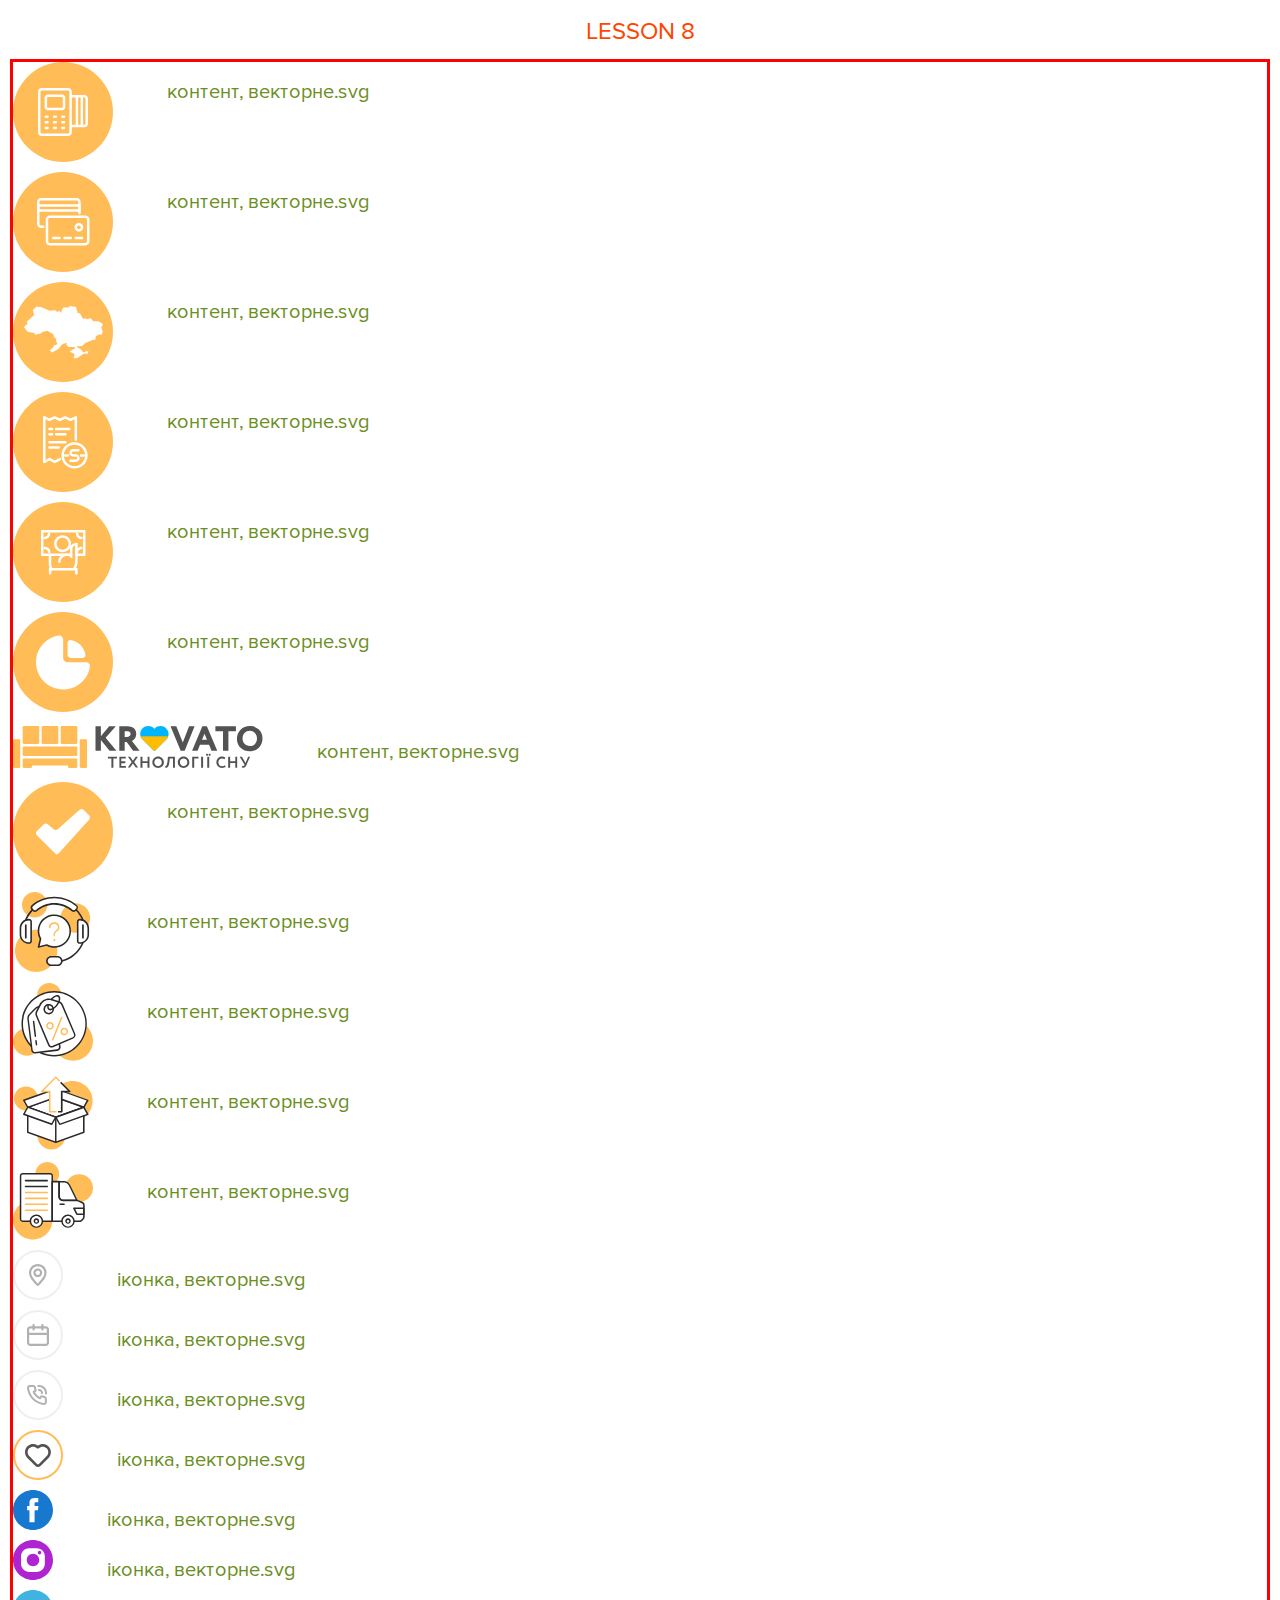
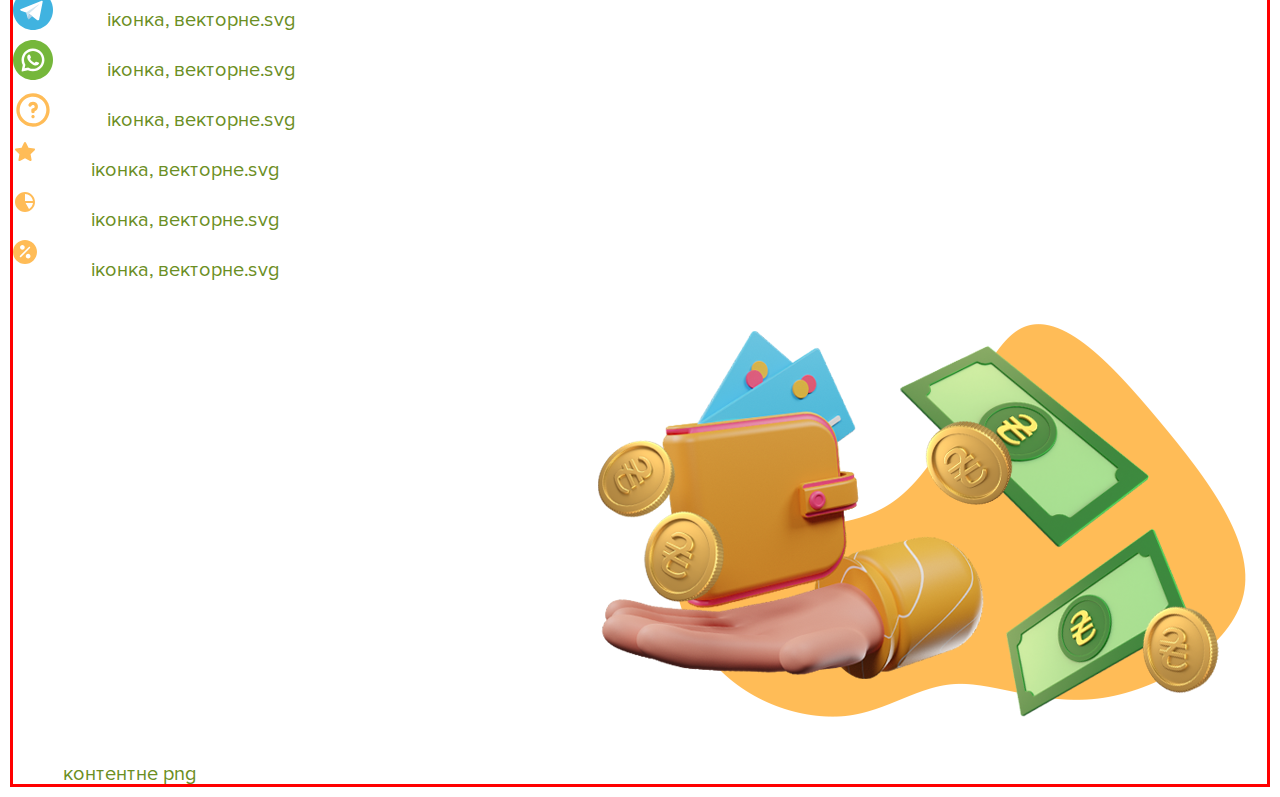
<file: lesson__8/index.html>
<!DOCTYPE html>
<!-- Ukraine - uk -->
<!-- Мова не визначена - zxx -->
<!-- Коди мов https://html-css.co.ua/html/lang-kodu-mov/ -->
<html lang="eng">
	<head>
		<!-- Кодування тексту -->
		<meta charset="UTF-8">
		<!-- Налаштування в'юпорту (адаптиву, масштабу тощо) -->
		<meta name="viewport" content="width=device-width, initial-scale=1.0">

		<!-- Підключення шрифтів -->
		<link rel="preconnect" href="https://fonts.googleapis.com">
		<link rel="preconnect" href="https://fonts.gstatic.com" crossorigin>
		<link href="https://fonts.googleapis.com/css2?family=Quicksand:wght@300..700&display=swap" rel="stylesheet">
		<link rel="preconnect" href="https://fonts.googleapis.com">
		<!-- Підключення другого шрифта Roboto -->
		<link rel="preconnect" href="https://fonts.gstatic.com" crossorigin>
		<link href="https://fonts.googleapis.com/css2?family=Roboto:ital,wght@0,100;0,300;0,400;0,500;0,700;0,900;1,100;1,300;1,400;1,500;1,700;1,900&display=swap" rel="stylesheet">
		<!--Варіант №3 !! Основний !! (підключення окремого файлу) -->
		<link rel="stylesheet" href="css/style.css">
		<!-- Заголовок сторінки в браузері -->

		<title>Lesson 8</title>
	</head>
	<body>
	<header>
		<div class="container">
			<h1>Lesson 8</h1>
			<div class="header-icon">
				<ul class="header-icon__list">
					<li class="header-icon__item">	
						<img src="img/content/content1.svg" alt="">
						<p>контент, векторне.svg</p>
					</li>
					<li class="header-icon__item">	
						<img src="img/content/content2.svg" alt="">
						<p>контент, векторне.svg</p>
					</li>
					<li class="header-icon__item">	
						<img src="img/content/ukr.svg" alt="">
						<p>контент, векторне.svg</p>
					</li>
					<li class="header-icon__item">	
						<img src="img/content/content3.svg" alt="">
						<p>контент, векторне.svg</p>
					</li>
					<li class="header-icon__item">	
						<img src="img/content/content4.svg" alt="">
						<p>контент, векторне.svg</p>
					</li>
					<li class="header-icon__item">	
						<img src="img/content/credit.svg" alt="">
						<p>контент, векторне.svg</p>
					</li>
					<li class="header-icon__item">	
						<img src="img/content/logo.svg" alt="">
						<p>контент, векторне.svg</p>
					</li>
					<li class="header-icon__item">	
						<img src="img/content/pay.svg" alt="">
						<p>контент, векторне.svg</p>
					</li>
					<li class="header-icon__item">	
						<img src="img/content/preim-1.svg" alt="">
						<p>контент, векторне.svg</p>
					</li>
					<li class="header-icon__item">	
						<img src="img/content/preim-2.svg" alt="">
						<p>контент, векторне.svg</p>
					</li>
					<li class="header-icon__item">	
						<img src="img/content/preim.svg" alt="">
						<p>контент, векторне.svg</p>
					</li>
					<li class="header-icon__item">	
						<img src="img/content/car.svg" alt="">
						<p>контент, векторне.svg</p>
					</li>
					<li class="header-icon__item">	
						<img src="img/icon/adres.svg" alt="">
						<p>іконка, векторне.svg</p>
					</li>
					<li class="header-icon__item">	
						<img src="img/icon/calendar.svg" alt="">
						<p>іконка, векторне.svg</p>
					</li>
					<li class="header-icon__item">	
						<img src="img/icon/tel.svg" alt="">
						<p>іконка, векторне.svg</p>
					</li>
					<li class="header-icon__item">	
						<img src="img/icon/obrane.svg" alt="">
						<p>іконка, векторне.svg</p>
					</li>
					<li class="header-icon__item">	
						<img src="img/icon/facebook.svg" alt="">
						<p>іконка, векторне.svg</p>
					</li>
					<li class="header-icon__item">	
						<img src="img/icon/instagram.svg" alt="">
						<p>іконка, векторне.svg</p>
					</li>
					<li class="header-icon__item">	
						<img src="img/icon/telegram.svg" alt="">
						<p>іконка, векторне.svg</p>
					</li>
					<li class="header-icon__item">	
						<img src="img/icon/whatsapp.svg" alt="">
						<p>іконка, векторне.svg</p>
					</li>
					<li class="header-icon__item">	
						<img src="img/icon/question.svg" alt="">
						<p>іконка, векторне.svg</p>
					</li>
					<li class="header-icon__item">	
						<img src="img/icon/akcii.svg" alt="">
						<p>іконка, векторне.svg</p>
					</li>
					<li class="header-icon__item">	
						<img src="img/icon/credit.svg"  alt="">
						<p>іконка, векторне.svg</p>
					</li>
					<li class="header-icon__item">	
						<img src="img/icon/sale.svg" alt="">
						<p>іконка, векторне.svg</p>
					</li>
					
				</ul>
				<img src="img/hd.png" alt="">
				<p>контентне png</p>
			</div>
		</div>
	</header>
	
	</body>
</html>
</file>
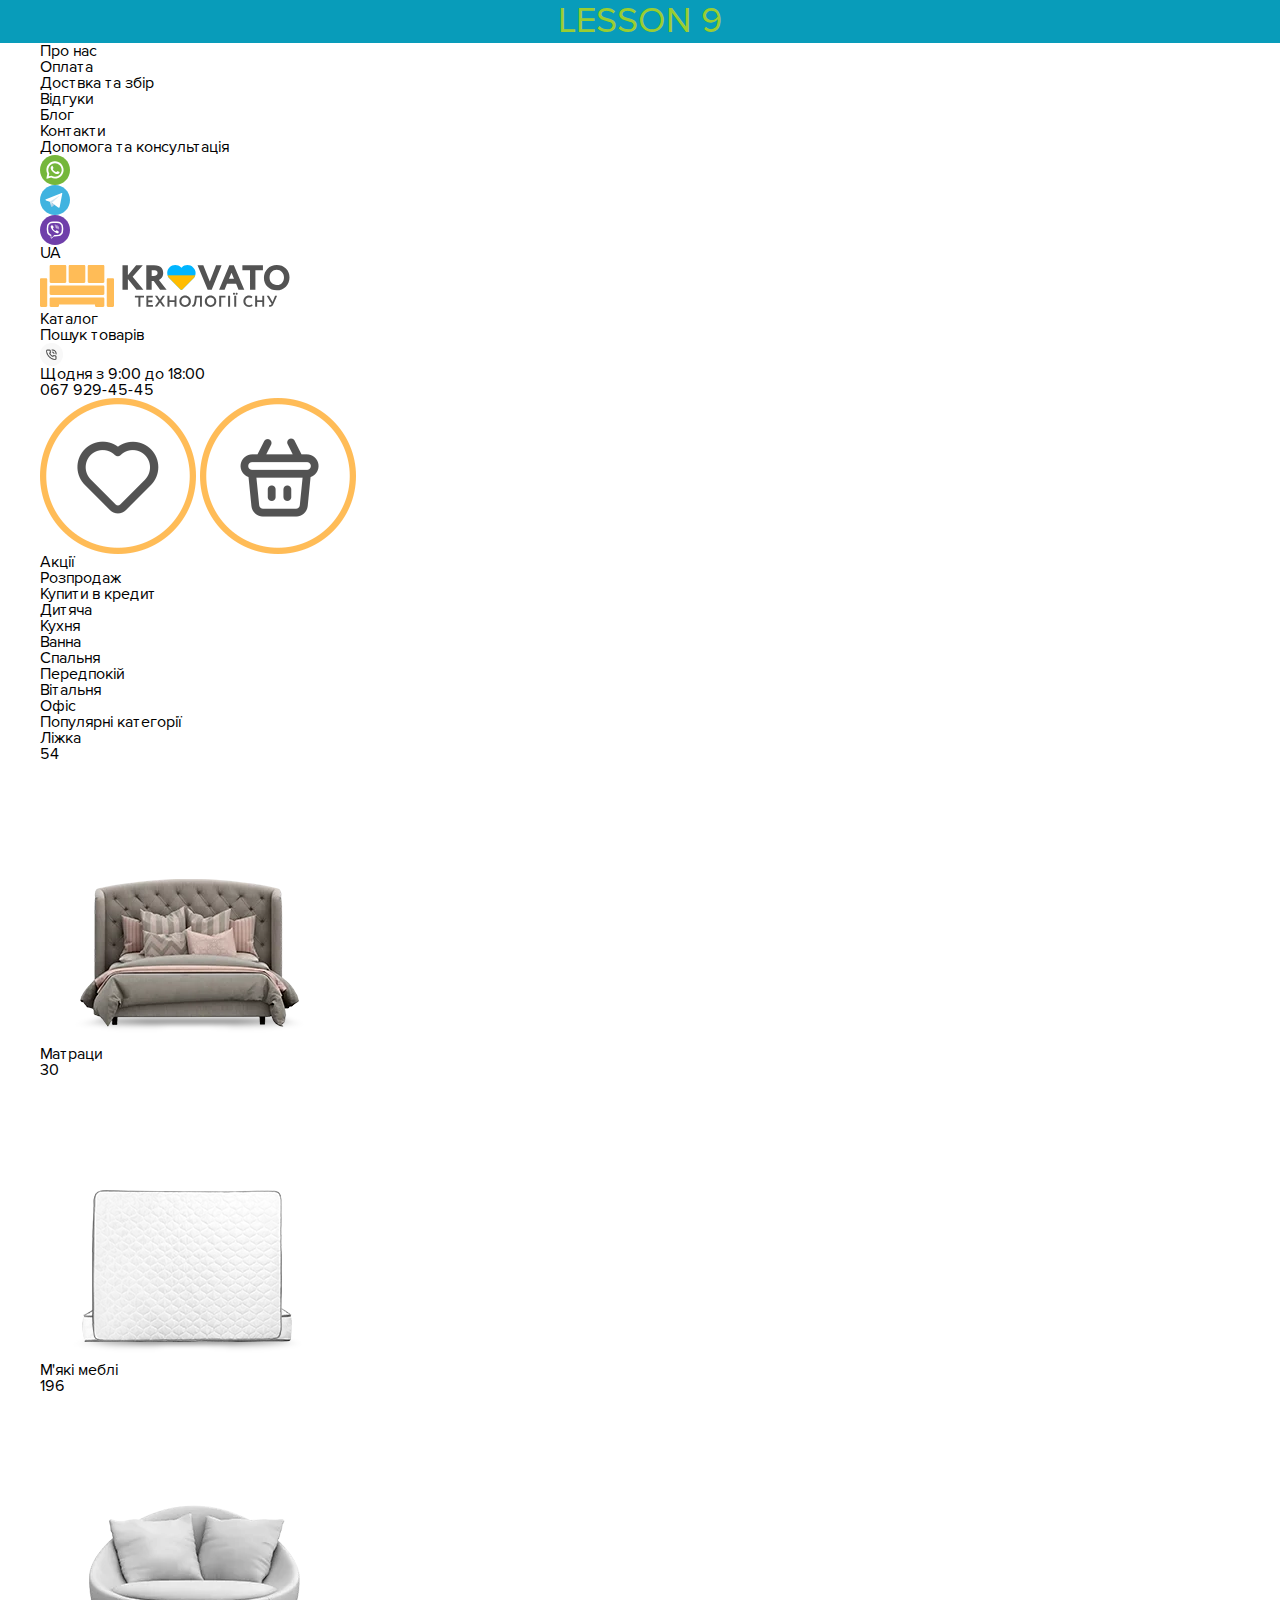
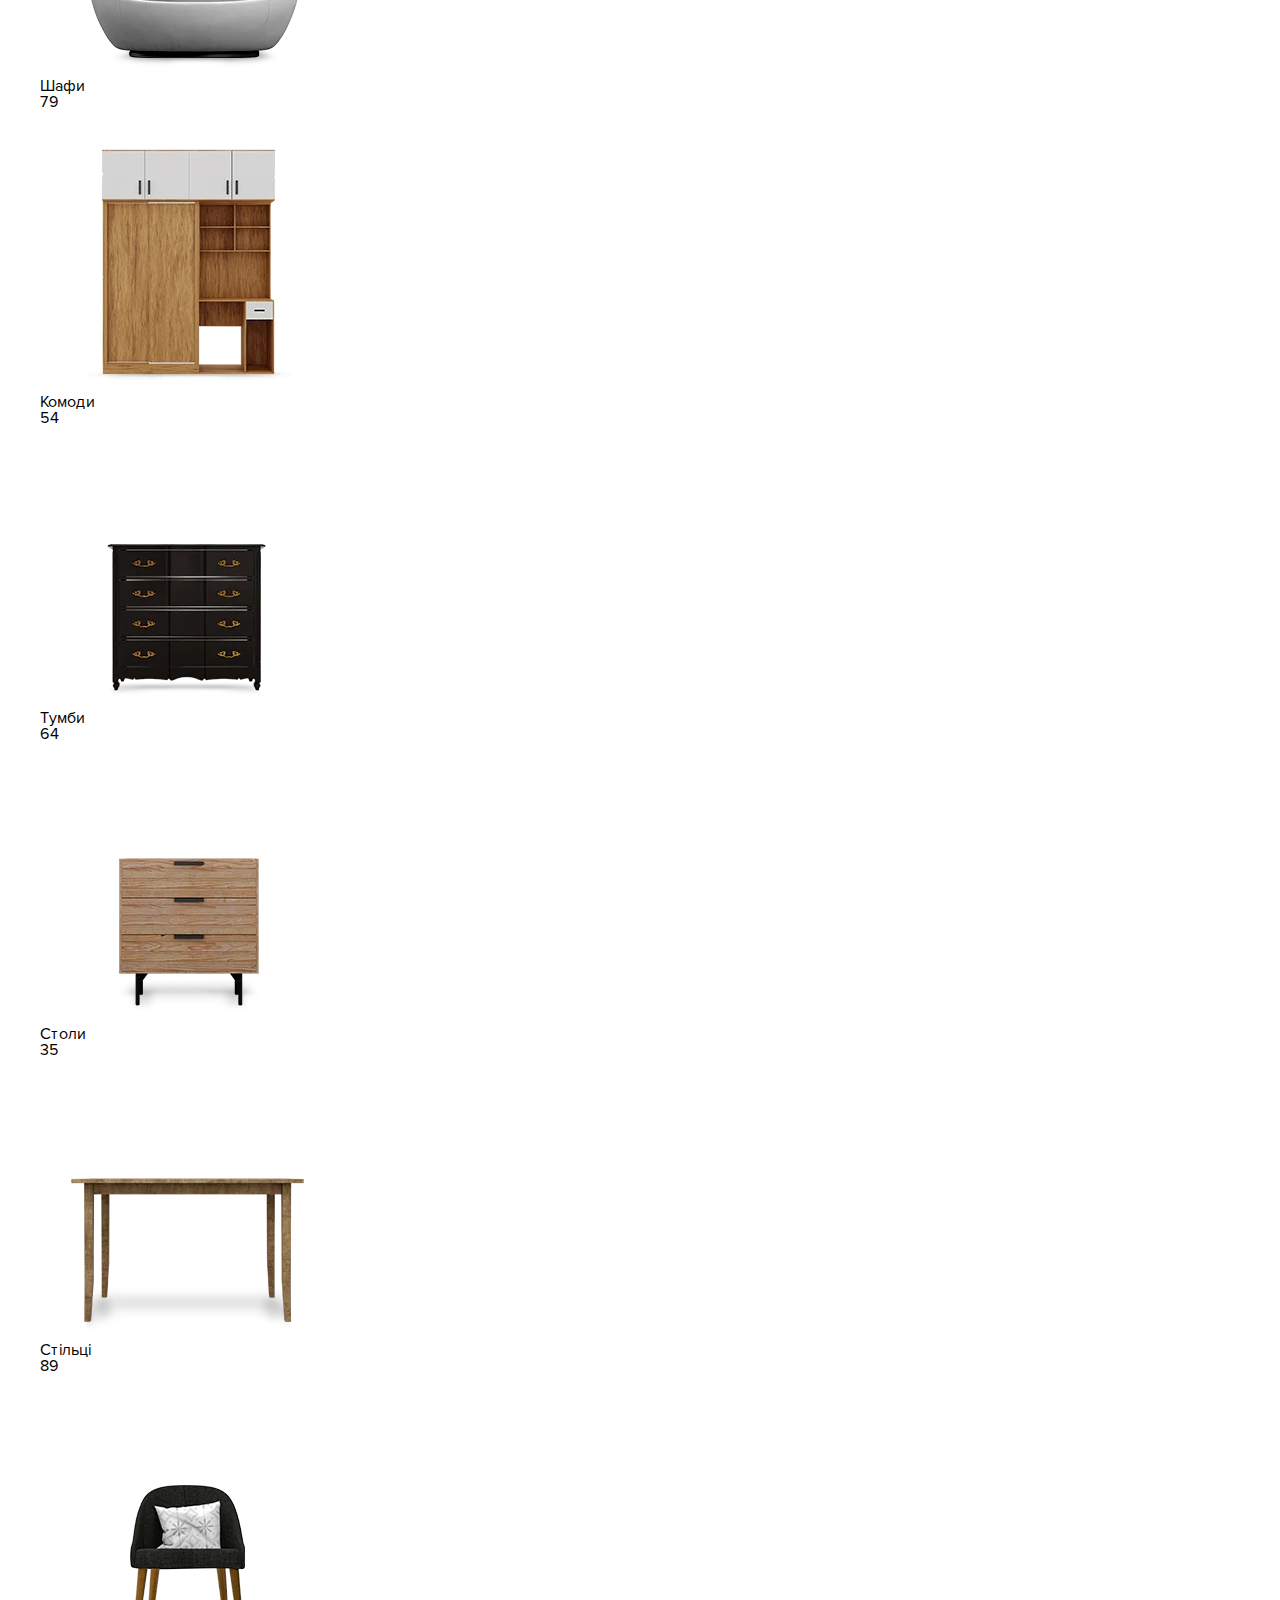
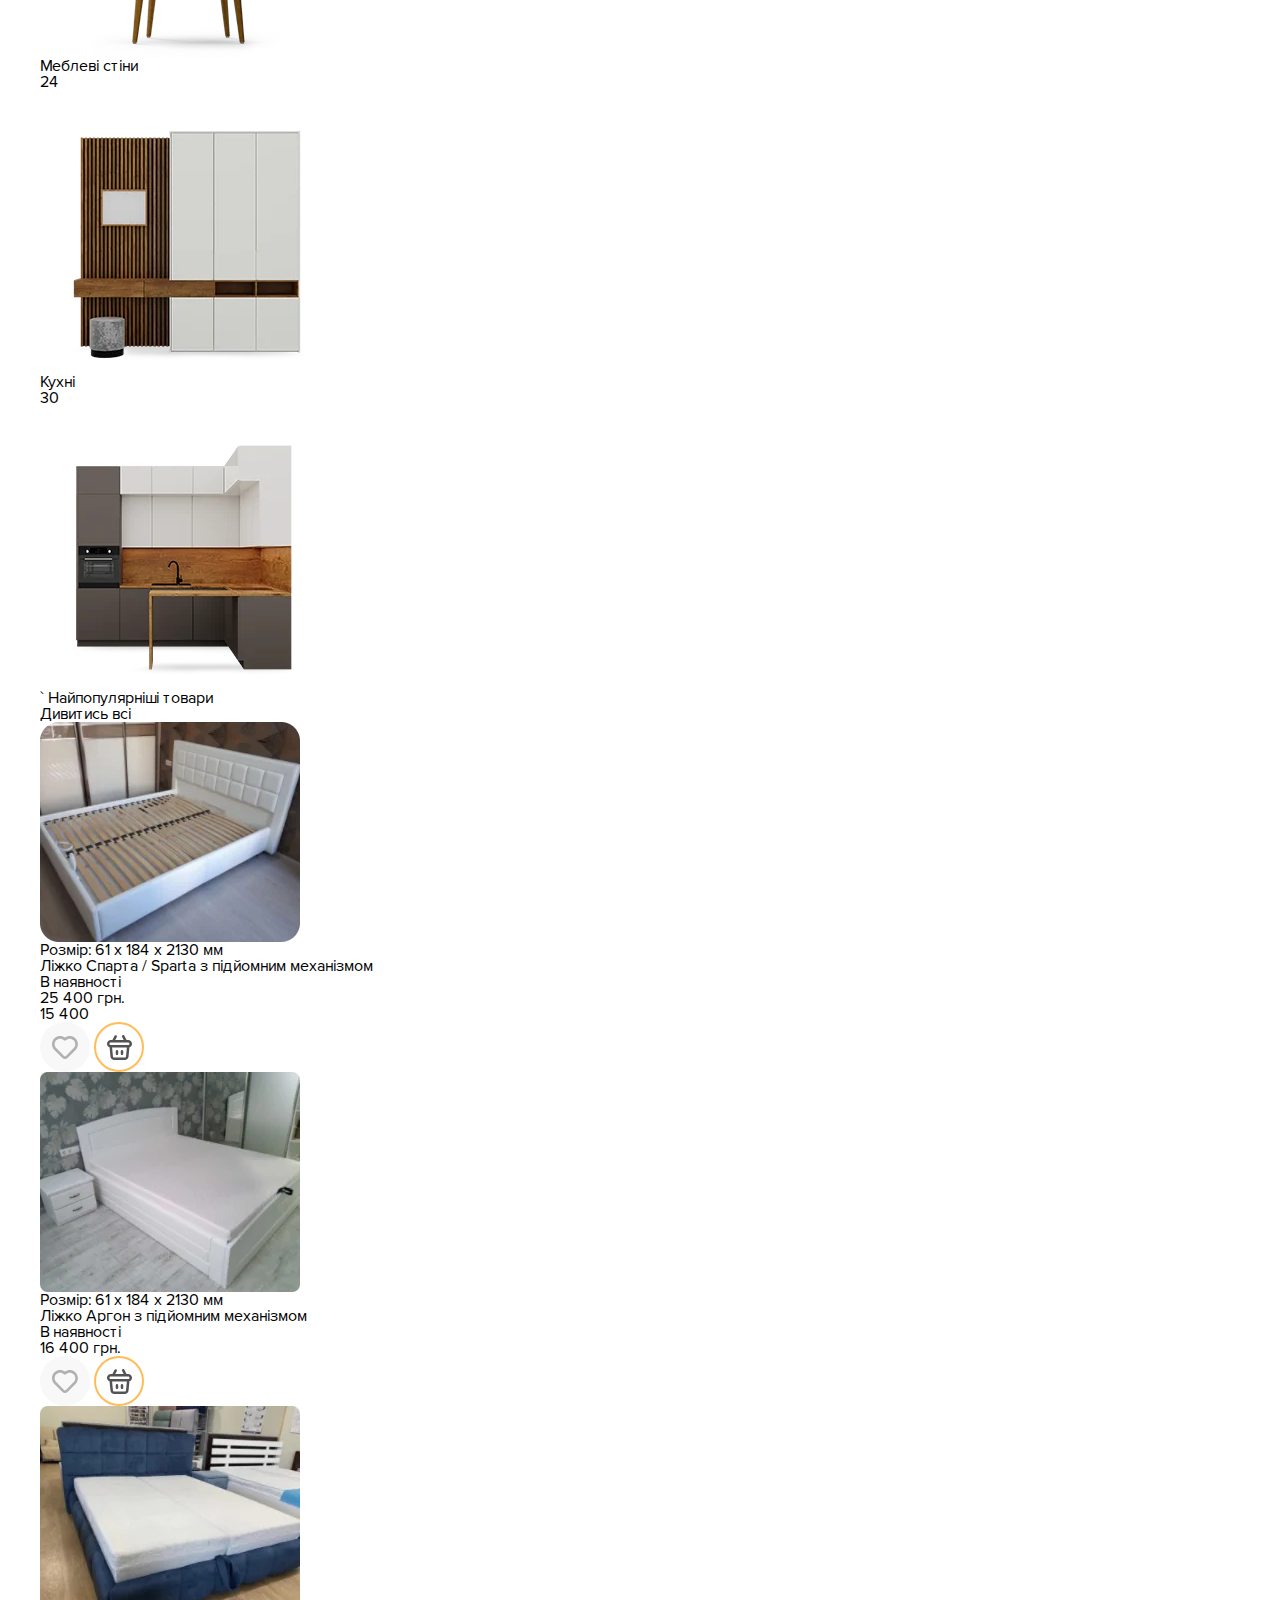
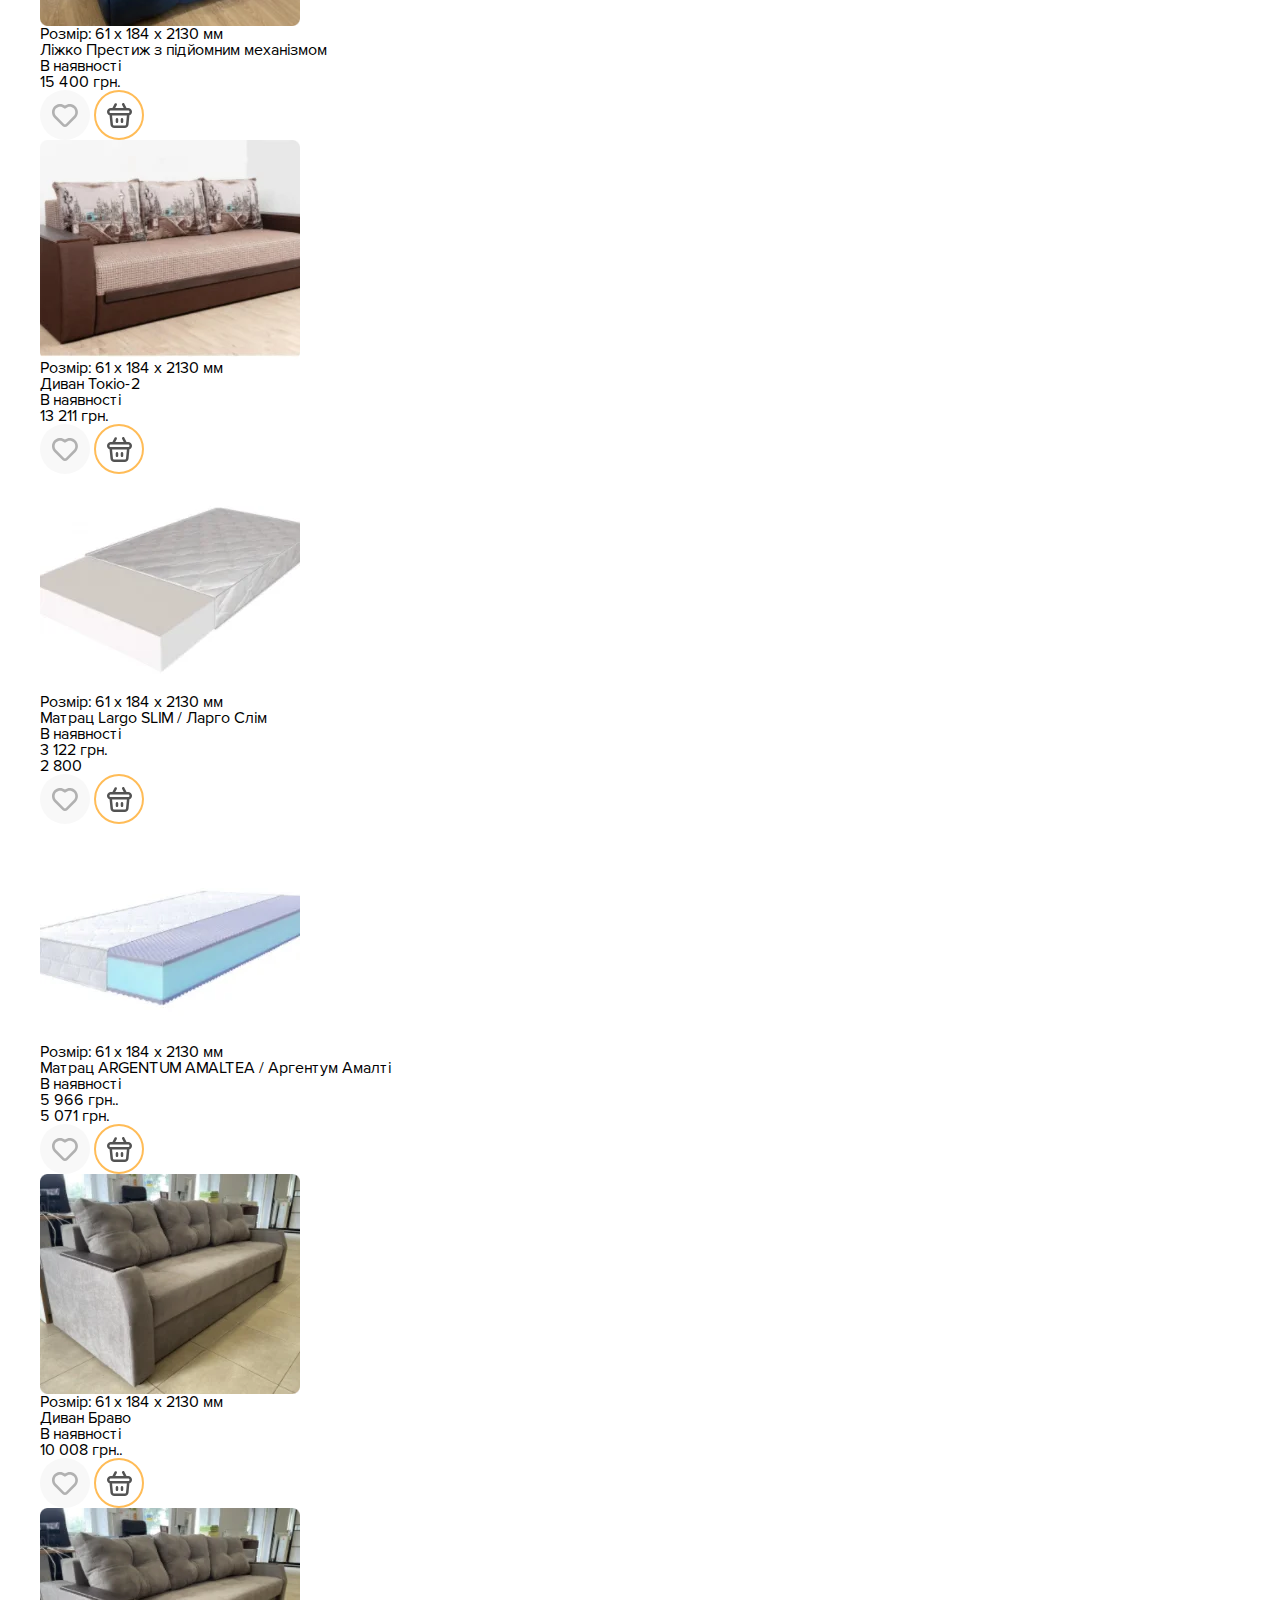
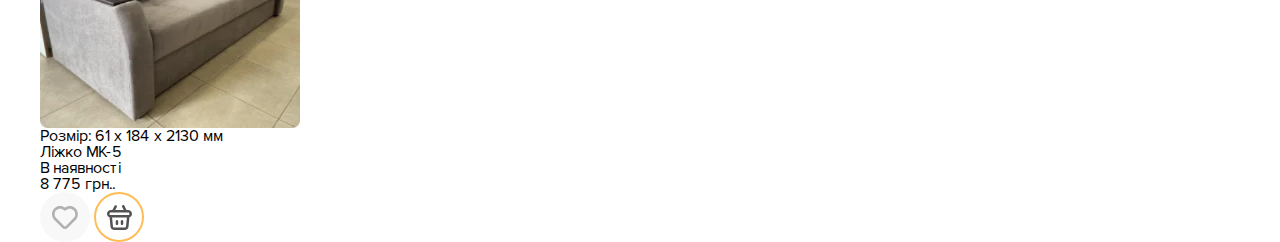
<file: lesson__9/index.html>
<!DOCTYPE html>
<!-- Ukraine - uk -->
<!-- Мова не визначена - zxx -->
<!-- Коди мов https://html-css.co.ua/html/lang-kodu-mov/ -->
<html lang="uk">
	<head>
		<!-- Кодування тексту -->
		<meta charset="UTF-8">
		<!-- Налаштування в'юпорту (адаптиву, масштабу тощо) -->
		<meta name="viewport" content="width=device-width, initial-scale=1.0">

		<!-- Підключення шрифтів -->
		<link rel="preconnect" href="https://fonts.googleapis.com">
		<link rel="preconnect" href="https://fonts.gstatic.com" crossorigin>
		<link href="https://fonts.googleapis.com/css2?family=Quicksand:wght@300..700&display=swap" rel="stylesheet">
		<link rel="preconnect" href="https://fonts.googleapis.com">
		<!-- Підключення другого шрифта Roboto -->
		<link rel="preconnect" href="https://fonts.gstatic.com" crossorigin>
		<link href="https://fonts.googleapis.com/css2?family=Roboto:ital,wght@0,100;0,300;0,400;0,500;0,700;0,900;1,100;1,300;1,400;1,500;1,700;1,900&display=swap" rel="stylesheet">
		<!--Варіант №3 !! Основний !! (підключення окремого файлу) -->
		<link rel="stylesheet" href="css/style.css">
		<!-- Заголовок сторінки в браузері -->

		<title>Lesson 9</title>
	</head>
	<body>
		<header class="header">

		<h1 class="lesson">Lesson 9</h1>
			<div class="container">
				<div class="header__menu menu-info">
					<div class="menu-info__item">
						<ul class="menu-list">
							<li class="menu-list__item">
								<a class="menu-list__link" href="#" >Про нас</a>
							</li>
							<li class="menu-list__item">
								<a class="menu-list__link" href="#">Оплата</a>
							</li>
							<li class="menu-list__item">
								<a class="menu-list__link" href="#">Доствка та збір</a>
							</li>
							<li class="menu-list__item">
								<a class="menu-list__link" href="#">Відгуки</a>
							</li>
							<li class="menu-list__item">
								<a class="menu-list__link" href="#">Блог</a>
							</li>
							<li class="menu-list__item">
								<a class="menu-list__link" href="#">Контакти</a>
							</li>
						</ul>
					</div>
					<div class="menu-info help">
						<span class="help-text">Допомога та консультація</span>
						<ul class="menu-info__list">
							<li class="menu-info__item">
								<a href="#" class="menu-info__link">
									<img class="icon" src="img/whatsapp.svg" alt="іконка востапп">
								</a>
							</li>
							<li class="menu-info__item">
								<a href="#" class="menu-info__link">
									<img class="icon" src="img/telegram.svg" alt="іконка телеграм">
								</a>
							</li>
							<li class="menu-info__item">
								<a href="#" class="menu-info__link">
									<img class="icon" src="img/viber.svg" alt="іконка вайбер">
								</a>
							</li>
							<li class="menu-info__item lang-menu">
								<a href="#" class="lang-menu__link">
									<span>UA</span>
								</a>
							</li>
						</ul>

					</div>
				</div>
				<div class="header-shop shop">
					<a class="logo" href="#" >
						<img class="logo__img" src="img/logo-header.svg" alt="логотип сайту">
					</a>
					<div class="shop__btn-menu">
						<button class="shop__btn">
							Каталог
						</button>
					</div>
					<div class="shop__search">Пошук товарів</div>
					<a href="#" class="icon-tel">
						<img class="shop__phone" src="img/icon-tel.webp" alt="іконка телефону">
					</a>
					<div class="shop__time">Щодня з 9:00 до 18:00</div>
					<div class="shop__number-drop">
						
						<a href="#" class="shop">067 929-45-45</a>
					</div>
					<div class="shop-icon">
						<a href="" class="shop-icon__link">
							<img class="obrane-icon" src="img/obrane.webp" alt="іконка обране">
						</a>
						<a href="" class="shop-icon__link">
							<img class="korzina-icon" src="img/korzina.webp" alt="іконка корзини">
						</a>
					</div>
				</div>
				<div class="navmenu-site site-menu ">
					<div class="navmenu-site__info">
						<ul class="navmenu-site__list">
							<li class="navmenu-site__item">
								<a class="navmenu-site__link" href="#">Акції</a>	
							</li>
							<li class="navmenu-site__item">
								<a class="navmenu-site__link" href="#">Розпродаж</a>	
							</li>
							<li class="navmenu-site__item">
								<a class="navmenu-site__link" href="#">Купити в кредит</a>	
							</li>
						</ul>
					</div>
					<div class="site-menu__nav">
						<ul class="site-menu__list">
							<li class="site-menu__item">
								<a class="site-menu__link" href="#" >
									Дитяча
								</a>
						</li>
						<li class="site-menu__item">
							<a class="site-menu__link" href="#" >
									Кухня
								</a>
						</li>
						<li class="site-menu__item">
							<a class="site-menu__link" href="#" >
									Ванна
								</a>
						</li>
						<li class="site-menu__item">
							<a class="site-menu__link" href="#" >
									Спальня	
								</a>
						</li>
						<li class="site-menu__item">
							<a class="site-menu__link" href="#" >
									Передпокій
								</a>
						</li>
						<li class="site-menu__item">
							<a class="site-menu__link" href="#" >
									Вітальня	
							</a>
						</li>
						<li class="site-menu__item">
							<a class="site-menu__link" href="#" >
									Офіс
								</a>
						</li>
						</ul>
					</div>
				</div>
				
			</div>
		</header>
	<main class="main" >
		 <div class="container">
		<div class="categories">
			<h2 class="categories__title title">
				Популярні категорії
			</h2>
			<div class="categories__card category">
				<h3 class="category-name">
					Ліжка
				</h3>
				<span class="number">
					54
				</span>
				<a class="category__link" href="#">
					<img class="category__img" src="img/img.webp" alt="диван">
				</a>
			</div>
			<div class="categories__card category">
				<h3 class="category-name">
					Матраци
				</h3>
				<span class="number">
					30
				</span>
				<a class="category__link" href="#">
					<img class="category__img" src="img/img1.webp" alt="матрац">
				</a>
			</div>
			<div class="categories__card category">
				<h3 class="category-name">
					М'які меблі
				</h3>
				<span class="number">
					196
				</span>
				<a class="category__link" href="#">
					<img class="category__img" src="img/img2.webp" alt="пуфік">
				</a>
			</div>
			<div class="categories__card category">
				<h3 class="category-name">
					Шафи
				</h3>
				<span class="number">
					79
				</span>
				<a class="category__link" href="#">
					<img class="category__img" src="img/img3.webp" alt="шафа">
				</a>
			</div>
			<div class="categories__card category">
				<h3 class="category-name">
					Комоди
				</h3>
				<span class="number">
					54
				</span>
				<a class="category__link" href="#">
					<img class="category__img" src="img/img4.webp" alt="комод">
				</a>
			</div>
			<div class="categories__card category">
				<h3 class="category-name">
					Тумби
				</h3>
				<span class="number">
					64
				</span>
				<a class="category__link" href="#">
					<img class="category__img" src="img/img5.webp" alt="тумбочка">
				</a>
			</div>
			<div class="categories__card category">
				<h3 class="category-name">
					Столи
				</h3>
				<span class="number">
					35
				</span>
				<a class="category__link" href="#">
					<img class="category__img" src="img/img6.webp" alt="стіл">
				</a>
			</div>
			<div class="categories__card category">
				<h3 class="category-name">
					Стільці
				</h3>
				<span class="number">
					89
				</span>
				<a class="category__link" href="#">
					<img class="category__img" src="img/img7.webp" alt="стілець">
				</a>
			</div>
			<div class="categories__card category">
				<h3 class="category-name">
					Меблеві стіни
				</h3>
				<span class="number">
					24
				</span>
				<a class="category__link" href="#">
					<img class="category__img" src="img/img8.webp" alt="меблева стіна">
				</a>
			</div>
			<div class="categories__card category">
				<h3 class="category-name">
					Кухні
				</h3>
				<span class="number">
					30
				</span>
				<a class="category__link" href="#">
					<img class="category__img" src="img/img9.webp" alt="кухня">
				</a>
			</div>
		</div>

		<!-- ===============Найпопулярніші товари=======================-->


		<div class="popluar-produrts product">
			<h2 class="product__title title">
`				Найпопулярніші товари
			</h2>
			<a href="#" class="product__link">
				<span class="product__text">
					Дивитись всі
				</span>
			</a>
			<div class="product-popular">
				<div class="product-card card-product">
					<a class="card-product__link" href="#" >
						<img class="card-product__img" src="img/products/img10.webp" alt="Ліжко">
					</a>
					<div class="card-product__content">
						<p class="card-product__text">Розмір: 61 x 184 x 2130 мм</p>
						<h3 class="card-product__name">Ліжко Спарта / Sparta з підйомним механізмом</h3>
						<span class="card-product__stok">В наявності</span>
					</div>
					<div class="card-product__prices">
						<p class="card-product__price">25 400 грн.</p>
							 <!-- ціну знижено -->
						<p class="card-product__changed-price">15 400</p> 
					</div>
					<div class="card-product__choise choise">
						<a  class="choise__link" href="#">
							<img class="choise__img" src="img/like.svg" alt="сподобалося">
						</a>
						<a  class="choise__link" href="#">
							<img class="choise__img" src="img/korzina.svg" alt="в корзину">
						</a>
					</div>
			</div>
			<div class="product-card card-product">
				<a class="card-product__link" href="#" >
					<img class="card-product__img" src="img/products/img11.webp" alt="Ліжко">
				</a>
				<div class="card-product__content">
					<p class="card-product__text">Розмір: 61 x 184 x 2130 мм</p>
					<h3 class="card-product__name">Ліжко Аргон з підйомним механізмом</h3>
					<span class="card-product__stok">В наявності</span>
				</div>
				<div class="card-product__prices">
					<p class="card-product__price">16 400 грн.</p>
					 <!-- ціну знижено -->
					 <!-- <p class="card-product__changed-price">15 400</p>  -->
				</div>
				<div class="card-product__choise choise">
					<a  class="choise__link" href="#">
						<img class="choise__img" src="img/like.svg" alt="сподобалося">
					</a>
					<a  class="choise__link" href="#">
						<img class="choise__img" src="img/korzina.svg" alt="в корзину">
					</a>
				</div>
		</div>
		<div class="product-card card-product">
			<a class="card-product__link" href="#" >
				<img class="card-product__img" src="img/products/img12.webp" alt="Ліжко">
			</a>
			<div class="card-product__content">
				<p class="card-product__text">Розмір: 61 x 184 x 2130 мм</p>
				<h3 class="card-product__name">Ліжко Престиж з підйомним механізмом</h3>
				<span class="card-product__stok">В наявності</span>
			</div>
			<div class="card-product__prices">
				<p class="card-product__price">15 400 грн.</p>
				 <!-- ціну знижено -->
				 <!-- <p class="card-product__changed-price">15 400</p>  -->
			</div>
			<div class="card-product__choise choise">
				<a  class="choise__link" href="#">
					<img class="choise__img" src="img/like.svg" alt="сподобалося">
				</a>
				<a  class="choise__link" href="#">
					<img class="choise__img" src="img/korzina.svg" alt="в корзину">
				</a>
			</div>
		</div>
		<div class="product-card card-product">
			<a class="card-product__link" href="#" >
				<img class="card-product__img" src="img/products/img13.webp" alt="Ліжко">
			</a>
			<div class="card-product__content">
				<p class="card-product__text">Розмір: 61 x 184 x 2130 мм</p>
				<h3 class="card-product__name">Диван Токіо-2</h3>
				<span class="card-product__stok">В наявності</span>
			</div>
			<div class="card-product__prices">
				<p class="card-product__price">13 211 грн.</p>
				 <!-- ціну знижено -->
				 <!-- <p class="card-product__changed-price">13 211</p>  -->
			</div>
			<div class="card-product__choise choise">
				<a  class="choise__link" href="#">
					<img class="choise__img" src="img/like.svg" alt="сподобалося">
				</a>
				<a  class="choise__link" href="#">
					<img class="choise__img" src="img/korzina.svg" alt="в корзину">
				</a>
			</div>
	</div>
	<div class="product-card card-product">
		<a class="card-product__link" href="#" >
			<img class="card-product__img" src="img/products/img14.webp" alt="Ліжко">
		</a>
		<div class="card-product__content">
			<p class="card-product__text">Розмір: 61 x 184 x 2130 мм</p>
			<h3 class="card-product__name">Матрац Largo SLIM / Ларго Слім</h3>
			<span class="card-product__stok">В наявності</span>
		</div>
		<div class="card-product__prices">
			
			<p class="card-product__price">3 122 грн.</p>
			 <!-- ціну знижено -->
			 <p class="card-product__changed-price">2 800</p> 
		</div>
		<div class="card-product__choise choise">
			<a  class="choise__link" href="#">
				<img class="choise__img" src="img/like.svg" alt="сподобалося">
			</a>
			<a  class="choise__link" href="#">
				<img class="choise__img" src="img/korzina.svg" alt="в корзину">
			</a>
		</div>
</div>
<div class="product-card card-product">
	<a class="card-product__link" href="#" >
		<img class="card-product__img" src="img/products/img15.webp" alt="Ліжко">
	</a>
	<div class="card-product__content">
		<p class="card-product__text">Розмір: 61 x 184 x 2130 мм</p>
		<h3 class="card-product__name">Матрац ARGENTUM AMALTEA / Аргентум Амалті</h3>
		<span class="card-product__stok">В наявності</span>
	</div>
	<div class="card-product__prices">
		<p class="card-product__price">5 966 грн..</p>
		 <!-- ціну знижено -->
		 <p class="card-product__changed-price">5 071 грн.</p> 
	</div>
	<div class="card-product__choise choise">
		<a  class="choise__link" href="#">
			<img class="choise__img" src="img/like.svg" alt="сподобалося">
		</a>
		<a  class="choise__link" href="#">
			<img class="choise__img" src="img/korzina.svg" alt="в корзину">
		</a>
	</div>
</div>
<div class="product-card card-product">
	<a class="card-product__link" href="#" >
		<img class="card-product__img" src="img/products/img16.webp" alt="Ліжко">
	</a>
	<div class="card-product__content">
		<p class="card-product__text">Розмір: 61 x 184 x 2130 мм</p>
		<h3 class="card-product__name">Диван Браво</h3>
		<span class="card-product__stok">В наявності</span>
	</div>
	<div class="card-product__prices">
		<p class="card-product__price">10 008 грн..</p>
		 <!-- ціну знижено -->
		 <!-- <p class="card-product__changed-price">5 071 грн.</p>  -->
	</div>
	<div class="card-product__choise choise">
		<a  class="choise__link" href="#">
			<img class="choise__img" src="img/like.svg" alt="сподобалося">
		</a>
		<a  class="choise__link" href="#">
			<img class="choise__img" src="img/korzina.svg" alt="в корзину">
		</a>
	</div>
</div>
<div class="product-card card-product">
	<a class="card-product__link" href="#" >
		<img class="card-product__img" src="img/products/img16.webp" alt="Ліжко">
	</a>
	<div class="card-product__content">
		<p class="card-product__text">Розмір: 61 x 184 x 2130 мм</p>
		<h3 class="card-product__name">Ліжко МК-5</h3>
		<span class="card-product__stok">В наявності</span>
	</div>
	<div class="card-product__prices">
		<p class="card-product__price">8 775 грн..</p>
		 <!-- ціну знижено -->
		 <!-- <p class="card-product__changed-price">5 071 грн.</p>  -->
	</div>
	<div class="card-product__choise choise">
		<a  class="choise__link" href="#">
			<img class="choise__img" src="img/like.svg" alt="сподобалося">
		</a>
		<a  class="choise__link" href="#">
			<img class="choise__img" src="img/korzina.svg" alt="в корзину">
		</a>
	</div>
</div>
		</div>
		</div>
	</div>
	</main>

	<footer>
	
	</footer>
	
	</body>
</html>
</file>
<file: lesson_9/css/style.css>
/* Додавання шрифтів */

@import url(fonts.css);

/* Скидання стилів */
@import url("reset.css");


body{
  font-family: 'Proxima Nova';
}
.header__container{
  max-width: 1220px;
  margin: 0 auto;
  padding: 0 10px ;
}

.lesson{
  font-size: 36px;
  line-height: 1.2;
  color: yellowgreen;
  background-color: #089cba;
  text-align: center;
  text-transform: uppercase;
}
.shop__phone{
width: 23px;
height: 23px;
}

.container-main{
  max-width: 1220px;
  margin: 0 auto;
  padding: 0 10px ;
}
</file>
<file: lesson__14/css/style.css>
/* Додавання шрифтів */

@import url(fonts.css);

/* Скидання стилів */
@import url("reset.css");


body{
  font-family: 'Proxima Nova';
}

/* Мінімальна висота відкритого вікна, щоб займало цілу висоту вікна  */
.wraper{
  min-height: 100%;
  overflow: clip;
  display: flex;
  flex-direction: column;
}
h1{
  font-weight: 700;
  font-size: 48px;
  background-color: #582c2c;
  box-shadow: 7px 4px 2px #3ec619;
  text-align: center;
  color: #a29122;
  padding: 5px 0;
}
[class*="__container"]{
  margin: 0 auto;
  padding: 10px;
  max-width: 760px;
}

.order{
  margin-bottom: 30px;
}
.order_info {
  padding-top: 30px;
  padding-left: 27px;
  padding-right: 27px;
}

.order__title{
  display: flex;
  justify-content: start;
  align-items: center;
  gap: 15px;
  margin-bottom: 30px;
}
.title {
  font-size: 26px;
  font-weight: 600;
  line-height: 1.3;
}
.icon {
  width: 60px;
  height: 60px;
}

.form{
  display: flex;
  flex-direction: row;
  flex-wrap: wrap;
  row-gap: 25px;
  align-content: space-between;
  justify-content: space-between;
}
.form__name{
display: flex;
flex-direction: column;
column-gap: 20px;
row-gap: 20px;
}
.form-input{
  padding-left: 10px;
  width: 325px;
  height: 50px;
  border-radius: 8px;
  border: 1px solid #D1D5D5;
  color: #050505;
  font-size: 16px;
  
}
.form-input::placeholder{
  padding-left: 10px;
  padding-top: 10px;
  padding-bottom: 10px;
  color: #535353;
 
}
.form-input:hover{
  border-color: #FFBC57;
}
.form__communication{
  display: flex;
  flex-direction: column;
  gap: 20px;
}

.checkbox__label{
 
  display: flex;
  justify-content: start;
  flex-wrap: wrap;
  gap: 15px;
  width: 100%;
  position: relative;
  cursor: pointer;
}
.checkbox__input{
position: absolute;
top: 0;
left: 0;
width:  0;
height: 0;
opacity: 0;

/* інпут + спан */
/* .checkbox__input:focus-visible + .choise__delivery-text{
  outline: 1px solid #000;
  outline-offset: 3px;
}  */
}
.checkbox__input:focus-visible + .choise__delivery-text{
  outline: 1px solid #000;
  outline-offset: 3px;
}

.checkbox__input:checked + .checkbox__label-text::before{
  background-color: #FFBC57;
}

.checkbox__label-text{

  display: flex;
  justify-content: space-between;
  align-items: center;
 gap: 10px;

}
.checkbox__label-text::before{
  transition: all 0.3s;
  content: "";
  width: 20px;
  height: 20px;
  border: 2px solid #D1D5D5;
  flex-shrink: 0;
  cursor: pointer;
 
}
.line{
  width: 100%;
  height: 5px;
  background-color: #F8F8F8;
  
}


/* ===========ДОСТАВКА ТОВАРУ============ */

.delivery__info {
padding: 30px 30px 0;
}
.delivery__title {
display: flex;
align-items: center;
gap: 15px;
margin-bottom: 30px;
}
.title {

}

.delivery__buttons {
  display: flex;
  justify-content: space-evenly;
  column-gap: 25px;
  flex-wrap: wrap;
  position: relative;
}
.delivery__buttons> *:not(:last-child) {
  margin-bottom: 30px;
}
.delivery__button {
 
  position: relative;
  cursor: pointer;
 
}
.delivery__button:hover{
  transform: scale(1.05);
}
/* [type="radio"] {
  position: absolute;
  height: 0;
  width: 0;
  top: 0;
  left: 0;
  opacity: 0;
} */
.delivery-button__control {
  position: absolute;
top: 0;
left: 0;
width:  0;
height: 0;
opacity: 0;
 
}
.delivery-button__label {
  height: 142px;
  width: 210px;
  display: flex;
  align-items: center;
  gap: 10px;
  flex-direction: column;
  flex-wrap: wrap;
  justify-content: center;
  align-content: center;

  border: 3px solid #F8F8F8;
  border-radius: 8px;
  transition: transform .4s;
}
.delivery-button__control:checked + .delivery-button__label {
  border: 3px solid #FFBC57;
}

.delivery__button-img img{
  background-repeat: no-repeat;
  background-position: top;
  width: 40px;
  height: 40px;
}
.delivery__button-img--magazin {
}
.delivery__text {
  padding-top: 10px;
  width: 170px;
 color: #2B2929;
 font-size: 16px;
 line-height: 1.87;
}
.delivery__price {
  font-size: 15px;
line-height: 1.46;
font-weight: 400;
color: #535353;
}
.delivery__button-img--nova-poshta {
}
.delivery__button-img--courier {
}
.choise__delivery  {
   width: 210px;
  height: 142px;
  border-radius: 8px;
  border: 3px solid #F8F8F8;

} 
 



.delivery__location {
  background-color: #F8F8F8;
  border-radius: 8px;
}
.location {
  
  margin-bottom: 30px;
}
.location__inner {
 
  display: flex;
  flex-wrap: wrap;
  justify-content: space-between;
  align-items: center;
  align-content: center;
  padding: 0 20px;
}

.location__inner-img {
  width: 40px;
  height: 40px;

}
.location__inner-text {
  display: flex;
  flex-wrap: wrap;
  flex-direction: column;
  align-content: center;
  justify-content: center;
  align-items: center;
  gap: 5px;
  padding:20px 0;
}
.text {
 
}
.text__day {
  color: #2B2929;

}
.text__location {
  font-size: 20px;
  font-weight: 600;
  line-height: 1.4;
  color: #2B2929;
}
.button__location {
  background-color: #FFBC57;
  border-radius: 8px;
  padding: 13px 20px;
  font-size: 19px;
  font-weight: 600;
  line-height: 1.3;
  color: #fff;
  
}

/* .location__btn::before{
  content: "";
background: url(../img/map.svg) 0 0;
background-repeat: no-repeat;
width: 24px;
height: 24px;
/* position: relative;
top: 6x;
left: 0; 
padding-left: 20px;
padding-top: 13px;
} */


.button__location-img{
width: 24px;
height: 24px;

}

/* нижня частина */

.payment__info{
  padding: 30px 30px 0;
  
  
}
.payment__title{
  display: flex;
  align-items: center;
  gap: 15px ;
  margin-bottom: 30px;
  }
.payment__title-img{
  width: 60px;
  height: 60px;
  background-repeat: no-repeat;
  
}
.payment__options {
  display: flex;
  flex-direction: column;
  column-gap: 20px;
 
}
.options-payment {
}
.options-payment__label {
  display: flex;
  align-items: center;
  position: relative;
   cursor: pointer;

}
.options-payment__input {
  position: absolute;
  top: 0;
  left: 0;
  width: 0;
  height: 0;
  opacity: 0;
}
.options-payment__text {
  display: inline-flex;
  align-items: center;
  gap: 10px;
  font-size: 17px;
  font-weight: 400;
  line-height: 1.41;
}

.options-payment__text::before {
  content: "";
  flex-shrink: 0;
  width: 20px;
  height: 20px;
  border-radius: 50%;
  border: 1px solid #B1B1B1;
	transition: background-color 0.3s;

  
}
.options-payment__text:hover:before{
  border-color:#FFBC57;
}
.options-payment__text::after{
background: url(../img/сhecked.svg);
content: "";
width: 16px;
height: 16px;
top: 50%;
left: 0;
opacity: 0;
transition: opacity 0.3s ease-in-out;

}
.options-payment__input:checked + .options-payment__text::before {

background: url(../img/сhecked.svg) center no-repeat;
width: 24px;
height: 24px;
opacity: 1;
}


.coments {
}
.coments__title {
  padding: 30px;
  display: flex;
  align-items: center;
  gap: 10px;
}
.coments__title > img{
  width: 60px;
  height: 60px;
}
.title {
}

.coments__content {
  padding:0 30px;
}
.coments {
}
.coments__textarea::placeholder{
  color: #535353;
  opacity: 0.4;
  font-size: 14px;
  padding-top:10px;
  padding-left: 20px;
}
.coments__textarea {
  
  border: 1px solid #535353;
  border-radius: 8px;
  min-height: 150px;
  padding-top:10px;
  padding-left: 20px;
  color: #000;
  font-size: 16px;
  resize: vertical;
  margin-bottom: 20px;
}

.coments__btn {
  text-transform: uppercase;
  width: 100%;
  padding: 13px 20px;
  background-color: #FFBC57;
  border-radius: 8px;
  font-size: 19px;
  font-weight: 600;
  color: #fff;
  
}
</file>
<file: lesson__3/css/style.css>
/* Скидання стилів */
@import url("reset.css");
a{
	color: blue;
}
h3{
	font-size: 18px;
	color: rgb(123, 49, 3);
}
.container{
	max-width: 1440px;
	margin: 0 auto;
	padding: 10px;
}

.title{
	font-size: 36px;
	color: rgba(211, 90, 10, 0.39);
	margin-bottom: 25px;
}

.list{
	font-size: 18px;
	font-weight: 700;
}
.list-item{
margin-bottom: 10px;
}
.link{
color: rgba(81, 98, 103, 0.879);
}
.sub-title{
	font-size: 18px;
	font-weight: 600;
	margin: 5px 0;
	
}
.text{
	color: rgb(26, 93, 5);
	margin-bottom: 5px;
}

.text span{
	color: darkred;
}
</file>
<file: lesson__4/css/style.css>
/* Додавання шрифтів */
@import url(fonts.css);

/* Скидання стилів */
@import url("reset.css");

/* Додавання стилів через @import */
/* @import url('https://fonts.googleapis.com/css2?family=Quicksand:wght@300..700&display=swap'); */


/*  
 font-family: "Quicksand", sans-serif;
  font-optical-sizing: auto;
  font-weight: <weight>;
  font-style: normal;
  */


  /* 
  	font-family: 'caustenmedium';
    font-weight: normal;
    font-style: normal;
	 */

  body{
	font-family: 'Proxima Nova Rg';
	font-weight: 400;
	color: #2B2929;
  }
  span{
    color: black;
    box-shadow: 5px 10px 7px rgba(38, 33, 33, 0.974);
  }

  .container{
    max-width: 1080px;
    margin: 0 auto;
    padding: 5px;
    }
  .text-link{
    color: green;
    font-size: 24px;
    text-decoration: underline;
    text-decoration-color: greenyellow;
    text-shadow: 6px 3px 6px yellow

  }


  .title{
	font-weight: 600;
	font-size: 40px;
	line-height: 0.8;
	text-align: center;
	margin-bottom: 30px;
  }
  .header__img{
    max-width: 1070px;
    background-repeat: no-repeat;
    background-position: center;
    background-size: cover;
  }

  .header__text{
    font-size: 25px;
    font-family: "Causten";
    font-weight: 400;
    line-height: 2;
    color: brown;
  }
  .header__text span{
    font-weight: 700;
  }
  .text-one{
    font-size: 22px;
    line-height: 1.2;
    color: blue;
    text-decoration: line-through;
  }
  .text-two{
    font-size: 24px;
    color: lawngreen;
    line-height: 1.7;
    text-decoration: underline;
  }
  .text-three{
    font-size: 30px;
    color: goldenrod;
    line-height: 1.3;
    text-decoration: underline;
    text-decoration-color: rgba(11, 58, 169, 0.627);
  }
  .room{
	background-repeat: no-repeat;
	margin-bottom: 40px;
  }
  .content-text{
	line-height: 1.8;
	
  }

  .sub-title{
	font-weight: 600;
	font-size: 20px;
	line-height: 28px;
	margin-top: 40px;
	margin-bottom: 30px;

  }
  .list{
	margin-bottom: 40px;
  }
  .item{
	display: flex;
	
  }

  .text{
	line-height: 1.8;
	margin-left: 15px;

  }

  .footer__link{
    font-size: 48px;
    font-family: "Causten";
    font-weight: 700;
    color: pink;
    line-height: 3;
    text-shadow: 5px  6px 7px  rgb(181, 10, 67)
  }
</file>
<file: lesson__5/css/style.css>
/* Додавання шрифтів */

@import url(fonts.css);

/* Скидання стилів */
@import url("reset.css");
body{
  font-family: 'Proxima Nova', sans-serif;
	font-weight: 400;
}
.container {
  margin: 0 auto;
  max-width: 1440px;
}

/* header */
.products{
margin-bottom: 100px;
background-color: #d3d3d3;
}
.title__products{
font-size: 50px;
line-height: 1.2;
font-weight: 500;
margin-bottom: 60px;
text-align: center;
padding-top: 100px ;
}
.products__item{
text-align: center;
}

.products_card{
  display: inline-block;
 padding-right: 20px;
 padding-bottom: 50px;
}

.products__img{
  max-width: 200px;
  max-height: 200px;

}

/* main */

.title__room {
  font-size: 40px;
  line-height: 1.2;
  font-weight: 600;
  padding-bottom: 40px;
  text-align: center;
  
}

.room{
  width: 100%;
}
.content-text{
  margin: 40px 0;
}
.sub-title {
  font-size: 20px;
  line-height: 1.2;
  font-weight: 600;
  margin-bottom: 30px;
}
.list {
  margin-bottom: 40px;
}

.item {
  background-image: url(../img/mark.svg);
  background-repeat: no-repeat;
  vertical-align: top;
  padding-bottom: 20px;
  padding-left: 47px;
}
.text__wrap {
margin-bottom: 40px;
}





/* footer */

.title {
  font-size: 40px;
  text-align: center;
  font-weight: 1.2;
  margin-bottom: 40px;
}
.content__inner{
text-align: center;
}

.content__item {
  display: inline-block;
  width: 300px;
  vertical-align: top;
  padding-right: 30px;
}

.subtitle {
  font-size: 26px;
  font-weight: 1.3;
  padding-bottom: 20px ;
}
.content__text {
  color: rgb(87, 87, 87);
}
</file>
<file: lesson__6/css/style.css>
/* Додавання шрифтів */

@import url(fonts.css);

/* Скидання стилів */
@import url("reset.css");


body{
  font-family: 'Proxima Nova';
  /* font-family: "Quicksand", sans-serif; */
}
.container{
  max-width: 1460px;
  margin: 0 auto;
  padding: 10px ;
}
 .explore-bg{
  background: 
  url(../img/number.png) no-repeat 74px -81px ,
   url(../img/bg-png.png) no-repeat 0 0 / 100%  100%, #914CFF; 
   background-size: cover;
 }
  .explore {

    font-family: "Quicksand", sans-serif; 
  
 
  }
  .explore__content {
    max-width: 600px;
    display: inline-block;
    vertical-align: middle;
    margin-left: 50px;
    /* margin-right: 133px; */
    color: #FFFFFF;
  }
  .explore__title {
  font-size: 40px;
  font-weight: 700;
  line-height: 1.2;
  /* font-family: "Quicksand", sans-serif; */
  margin-bottom: 24px;
  }
  .explore__text {
    font-size: 20px;
    line-height: 1.6;
    font-weight: 500;
    margin-bottom: 24px;
  }
  .btn__link {
    width: 220px;
    height: 50px;
    background: url(../img/btn-icon.png) no-repeat 8% / 20px;;
   background-color: #fff;
   color: black;
   padding: 13px 20px 12px 40px;
   border-radius: 8px;
   font-weight: 700;
   line-height: 1.56;
  box-shadow: 0px 25px 80px rgba(0, 0, 0, 0.5) ;
  }

  .btn__link:hover{
    background-color: #914CFF;
    color: white;
    transition: .3s;
  }
  .explore__img {
    max-width: 547px;
    display: inline-block;
    vertical-align: middle;
    margin-left: 133px;

  }

  /* colections */

.colections-flower{
  max-width: 1920px;
  margin: 0 auto;
  background: url(../img/flower-left.png) no-repeat 0 85% / 150px,
  url(../img/flower-right.png) no-repeat 100% 45% / 150px #E5E5E5;
  padding-top: 135px;
  padding-bottom: 135px
}

  .colections{
   
    font-family: "Roboto", sans-serif;
    font-weight: 400;
    font-style: normal;
    /* background: url(../img/flower-bg.png) no-repeat 100% 45% / 150px #E5E5E5;
    padding-top: 135px;
    padding-bottom: 135px */
  }
.colectios__content {
  max-width: 730px;
  display: inline-block;
  margin-right: 98px;
  margin-left: 300px;
  /* margin-right: 300px; */
}
.colections__title {
  font-size: 74px;
  font-weight: 300;
  line-height: 1.34;
  margin-bottom: 52px;

}
.colections__text {
  font-size: 30px;
  line-height: 2.3;
  text-transform: capitalize;

  margin-bottom: 66px;
}
.link__shop {
  background: url(../img/shop-icon.svg) no-repeat 24px 16px;
  font-size: 29px;
  line-height: 0.85;
  padding: 19px 26px 19px 64px;
  background-color: black;
  color: white;
  max-width: 223px;
  max-height: 72px;
 text-align: center;
}

.colections__img {
 
  max-width: 340px;
 display: inline-block;
 vertical-align: top;
 border: 2px solid #b6b7b7 ;
 border-radius: 160px 0;
 box-shadow: inset -1px 1px 9px 5px hsl(0deg 0% 0% / 25%);
}


.colections__img img{
  width: 100%;
  border-radius: 160px 0 ;
  margin: -20px 18px 20px -18px;
  
}



/* ============ CROVATO     ============== */'

.container{

}
.crovato_content{
  max-width: 1090px;
  margin: 0 auto ;
  font-family: 'Proxima Nova';
  font-weight: 400;
  font-style: normal;
}
.crovato__title{
  font-size: 40px;
  line-height: 1.2;
  font-weight: 600;
  text-align: center;
  margin-bottom: 40px;
}
.crovato_img {

  background-size: cover;
  background-repeat: no-repeat;
  background-position: 100%;
  border-radius: 8px;
  width: 100%;

}
.text_inner {
  margin-top: 30px;
  line-height: 1.87;
}


.crovato_sub-title {
  font-size: 20px;
  line-height: 1.2;
  font-weight: 600;
  margin-top: 40px;
  margin-bottom: 30px;
}

.list_item {
  background-image: url(../img/mark.svg);
  background-repeat: no-repeat;
  min-height: 15px;
  vertical-align: top;
  margin-bottom: 20px;
  padding-left: 30px;
}
.list_item p{
  padding-left: 15px;
  line-height: 1.87;

}
.text_wrap{
  padding: 15px 0;
}
/* =============H o m e w o r k===================== */
.content_footer{
  background: url(../img/room.png) scroll ;
}
.title__home{
  font-size: 36px;
  line-height: 1.5;
  text-align: center;
  border: 2px solid hsl(94, 84%, 42%);
  
}
.footer__text{
  margin: 10px;
  padding: 25px;
  font-size: 18px;
  border: dashed 4px rgba(14, 130, 105, 0.821);
}
</file>
<file: lesson__7/css/style.css>
/* Додавання шрифтів */

@import url(fonts.css);

/* Скидання стилів */
@import url("reset.css");


body{
  font-family: 'Proxima Nova';
  /* font-family: "Quicksand", sans-serif; */
}
.container{
  max-width: 1940px;
  margin: 0 auto;
  padding: 10px ;
} 
/* ================================= /* 
/*  font-family: "Exo", sans-serif;
  font-optical-sizing: auto;
  font-weight: <weight>;
  font-style: normal */

/* =============Секція About============= */
h1{
  font-size: 36px;
  box-shadow:  2px 3px 4px #313131;
  line-height: 1.2;
  color: coral;
  background-color: #13e2bf;
  text-align: center;
}
.container_about{
max-width: 1522px;
margin: 0 auto;
padding: 5px;
background: #313131;
color: #fff;
font-family: "Exo", sans-serif
}
.content_about{ 
max-width: 992px;
margin: 0 auto;

} 
.title_about{
  font-size: 60px;
  line-height: 1.2;
  font-family: "Exo", sans-serif;
  font-weight: bold;
  text-align: center;
 
}

.title_about::after {
  content: "";
  display: block;
  height: 1px;
  background: linear-gradient(90deg, rgba(255, 0, 0, 1) 0%, rgba(66, 255, 0, 1) 35%, rgba(36, 0, 255, 1) 100%);
  margin: 0 auto; 
  width: 40%;
  margin-top: 20px;
  margin-bottom: 20px;
}
 .about__text{
  font-size: 18px;
  line-height: 2.2;
  text-align: center;
  text-transform: capitalize;
 }
.about_list{
  margin: 60px 0;
  text-align:  center;
  
}
.about_list_item{
  text-transform: capitalize;
  display: inline-block;
  margin-right: 60px;
}

.about_list_item::after {
  content: "";
  width: 10px;
  height: 10px;
  border-radius: 50%;
  background: linear-gradient(90deg, rgba(255, 0, 0, 1) 0%, rgba(66, 255, 0, 1) 51%, rgba(36, 0, 255, 1) 100%);
  margin-left: 60px;
}
/* 
 font-family: "Orbitron", sans-serif;
  font-optical-sizing: auto;
  font-weight: 500;
  font-style: normal;
   */
.list_link{
  font-family: "Orbitron", sans-serif;
  font-weight: 500;
  font-size: 20px; 
   line-height: 1.25;
  font-weight: 500;

}
.list_link:hover{
  color: #afafaf;
}


.footer_link{
  text-align: center;

}
.foter_link_item{
  font-size: 20px;
  line-height: 1;
display: inline-block;
margin-right: 80px; 
}

/* ========icon ============ */
.foter_link_item.tel::before{
  content: '';
  background-image:url(../img/call.svg) ;
  background-repeat: no-repeat;
  background-size: contain;
  margin-right: 20px;
  vertical-align: bottom;
  width: 20px;
  height: 20px;
}
.foter_link_item.location::before{
  content: '';
  background-image:url(../img/local.svg) ;
  background-repeat: no-repeat;
  background-size: contain;
  margin-right: 20px;
  vertical-align: bottom;
  width: 20px;
  height: 20px;
}
.foter_link_item.email::before{
  content: '';
  background-image:url(../img/email.svg) ;
  background-repeat: no-repeat;
  background-size: contain;
  margin-right: 20px;
  vertical-align: bottom;
  width: 20px;
  height: 20px;
}

/* ============ CROVATO     ============== */'

.container{

}
.crovato_content{
  max-width: 1090px;
  margin: 0 auto ;
  font-family: 'Proxima Nova';
  font-weight: 400;
  font-style: normal;
}
.crovato__title{
  font-size: 40px;
  line-height: 1.2;
  font-weight: 600;
  text-align: center;
  margin-bottom: 40px;
}
.crovato_img {

  background-size: cover;
  background-repeat: no-repeat;
  background-position: 100%;
  border-radius: 8px;
  width: 100%;

}
.text_inner {
  margin-top: 30px;
  line-height: 1.87;
}
.text_inner p:not(:last-child){
  margin-bottom: 20px;
}

.crovato_sub-title {
  font-size: 20px;
  line-height: 1.2;
  font-weight: 600;
  padding-top: 40px;
  margin-bottom: 30px;
}

.list_item {
  background-image: url(../img/mark.svg);
  background-repeat: no-repeat;
  min-height: 15px;
  vertical-align: top;

  padding-left: 30px;
}
.list_item:not(:last-child){
  margin-bottom: 20px;
}

.list_item p{
  padding-left: 15px;
  line-height: 1.87;

}
.text_wrap{
  padding: 15px 0;
}
/* =============H o m e w o r k===================== */
.content_footer{
  background: url(../img/room.png) scroll ;
}
.title__home{
  font-size: 36px;
  line-height: 1.5;
  text-align: center;
  border: 2px solid hsl(94, 84%, 42%);
  
}
.footer__text{
  margin: 10px;
  padding: 25px;
  font-size: 18px;
  border: dashed 4px rgba(14, 130, 105, 0.821);
}
.container{
  max-width: 1460px;
  margin: 0 auto;
  padding: 10px ;
}

.game{

  border: 5px solid orangered;
  max-width: 1200px;
  background-color: cyan;
}

/* ================================ */
.box_1{
width: 75px;
height: 205px;
margin-left: 35px;
background-color: #248a50;
}
.line{
}
.box_2{
background-color: #08f870;
width: 850px;
height: 60px;
padding-top: 50px;
margin-left: 35px ;
border-radius: 0 50px;
opacity: 0;
}
.box{
  width: 850px;
  height: 00;
  background-color: #08f870;
  visibility: visible;
 
}
.box_2:hover{
	opacity: 1;
}
.box_3{
  background-color: #08f870;
  width: 80px;
  height: 160px;
  margin-left: 805px ;
  opacity: 0;
}
.box_3 .box{
  width: 80px;
  height: 0;
  background-color: #08f870;
}
.box_3:hover{
  opacity: 1;

}
.box_4 {
  background-color: #08f870;
  width: 865px;
  height: 55px;
  margin-left: 20px ;
  border-radius: 50px 0 ;
  opacity: 0;
}
.box_4:hover{
  opacity: 1;
}
.box_5 {
  background-color: #08f870;
  width: 52px;
  height: 150px;
  margin-left: 20px;
  opacity: 0;
}
.box_5:hover{
  opacity: 1;
}
.box_6 {
  background-color: #08f870;
  width: 1000px;
  height: 35px;
  margin-left: 20px;
  border-radius: 0 50px;
  opacity: 0;
}
.box_6:hover{
  opacity: 1;
}
.box_7 {
  background-color: #08f870;
  width: 40px;
  height: 120px;
  margin-left: 980px;
  opacity: 0;
}
.box_7:hover{
  opacity: 1;
}
.box_8 {
  background-color: #08f870;
  width: 588px;
  height: 22px;
  margin-left: 432px;
  border-radius: 50px 0;
  opacity: 0;
}
.box_8:hover{
  opacity: 1;
}
.box_9 {
  background-color: #b36c00;
  width: 65px;
  height: 55px;
  margin-left:  432px;
  opacity: 0;
}
.box_9:hover{
  opacity: 1;
}
</file>
<file: lesson__8/css/style.css>
/* Додавання шрифтів */

@import url(fonts.css);

/* Скидання стилів */
@import url("reset.css");


body{
  font-family: 'Proxima Nova';
  /* font-family: "Quicksand", sans-serif; */
}
.container{
  max-width: 1460px;
  margin: 0 auto;
  padding: 10px ;
}
h1{
  font-size: 24px;
  color: orangered;
  text-align: center;
  text-transform: uppercase;
  padding-bottom: 15px;
  padding-top: 10px;
}
 .header-icon{

  border: 3px solid red;
 }
p{
  display: inline-block;
  font-size: 20px;
  color: olivedrab;
  padding-left: 50px;
  padding-top: 20px;
}
.header-icon__item{
  margin-bottom: 10px;
}
</file>
<file: lesson__9/css/style.css>
/* Додавання шрифтів */

@import url(fonts.css);

/* Скидання стилів */
@import url("reset.css");


body{
  font-family: 'Proxima Nova';
}
.container{
  max-width: 1220px;
  margin: 0 auto;
  padding: 0 10px ;
}

.lesson{
  font-size: 36px;
  line-height: 1.2;
  color: yellowgreen;
  background-color: #089cba;
  text-align: center;
  text-transform: uppercase;
}
.shop__phone{
width: 23px;
height: 23px;
}
</file>
